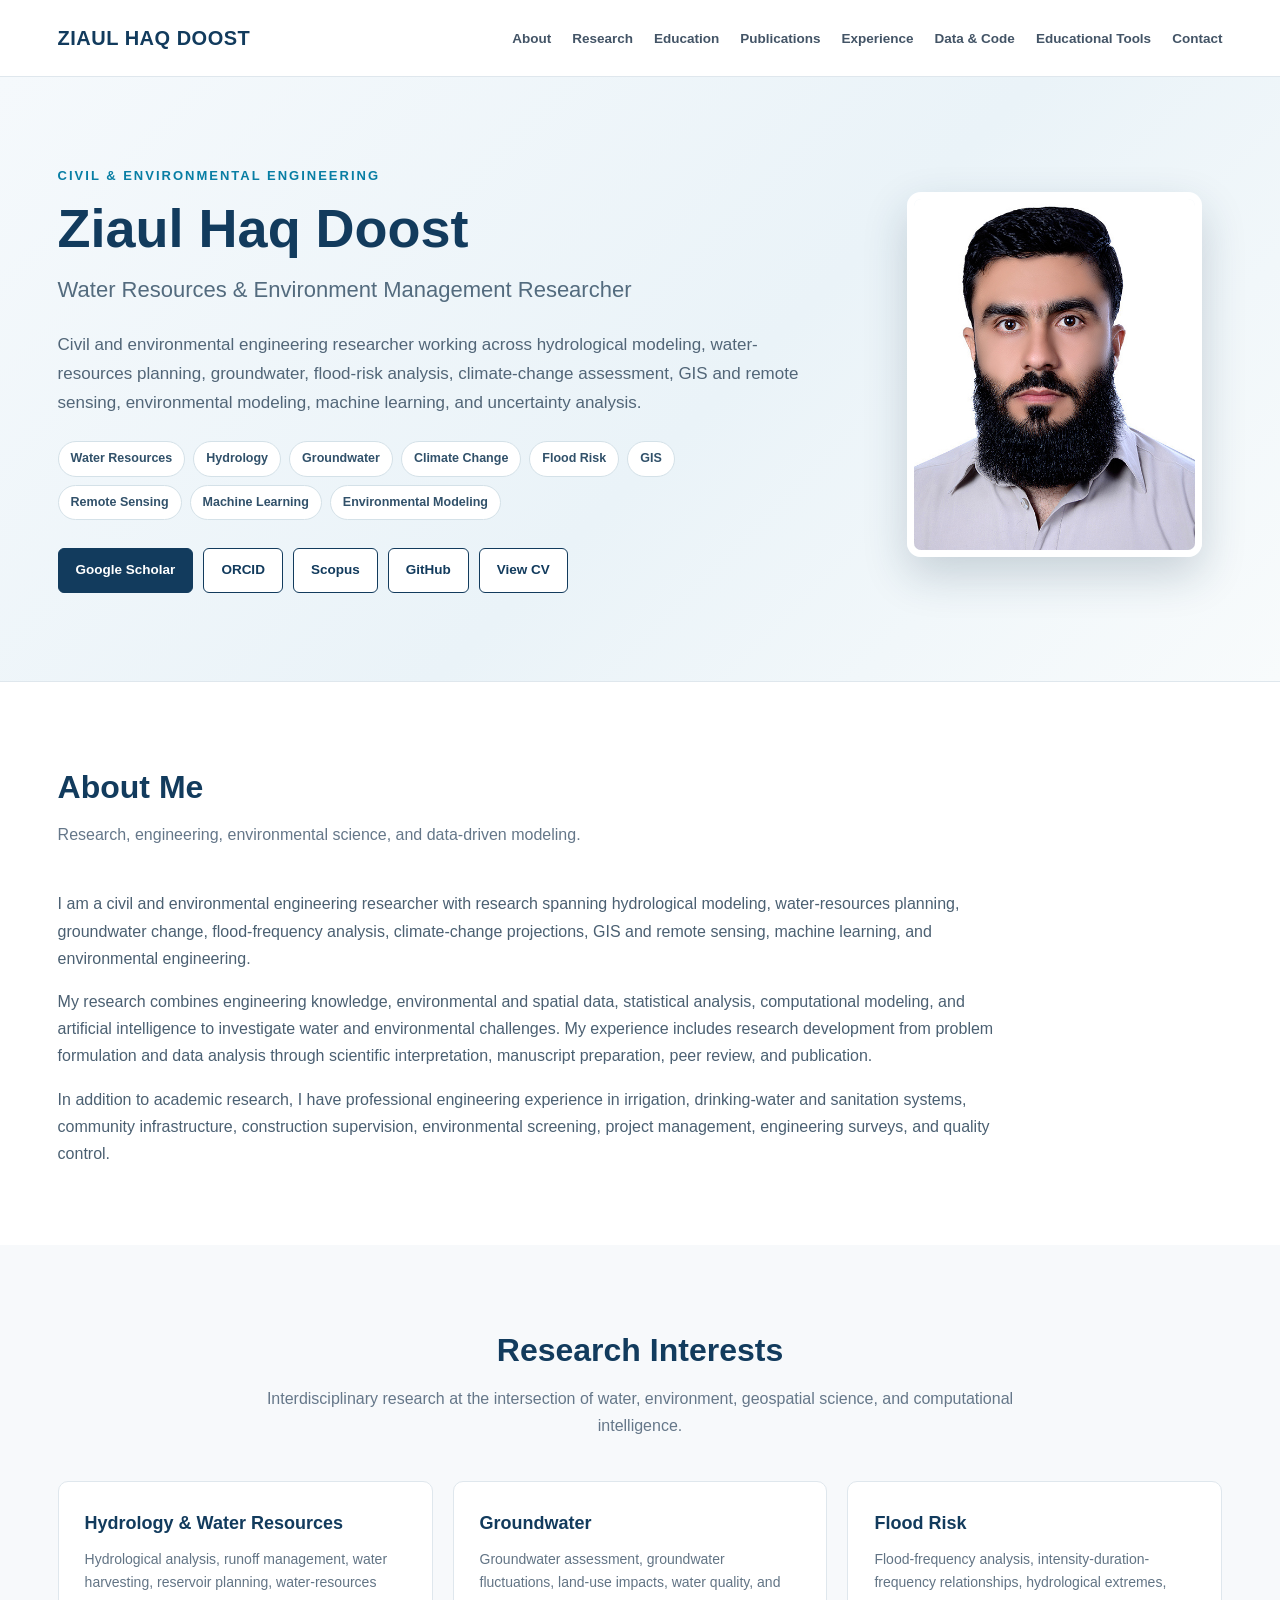
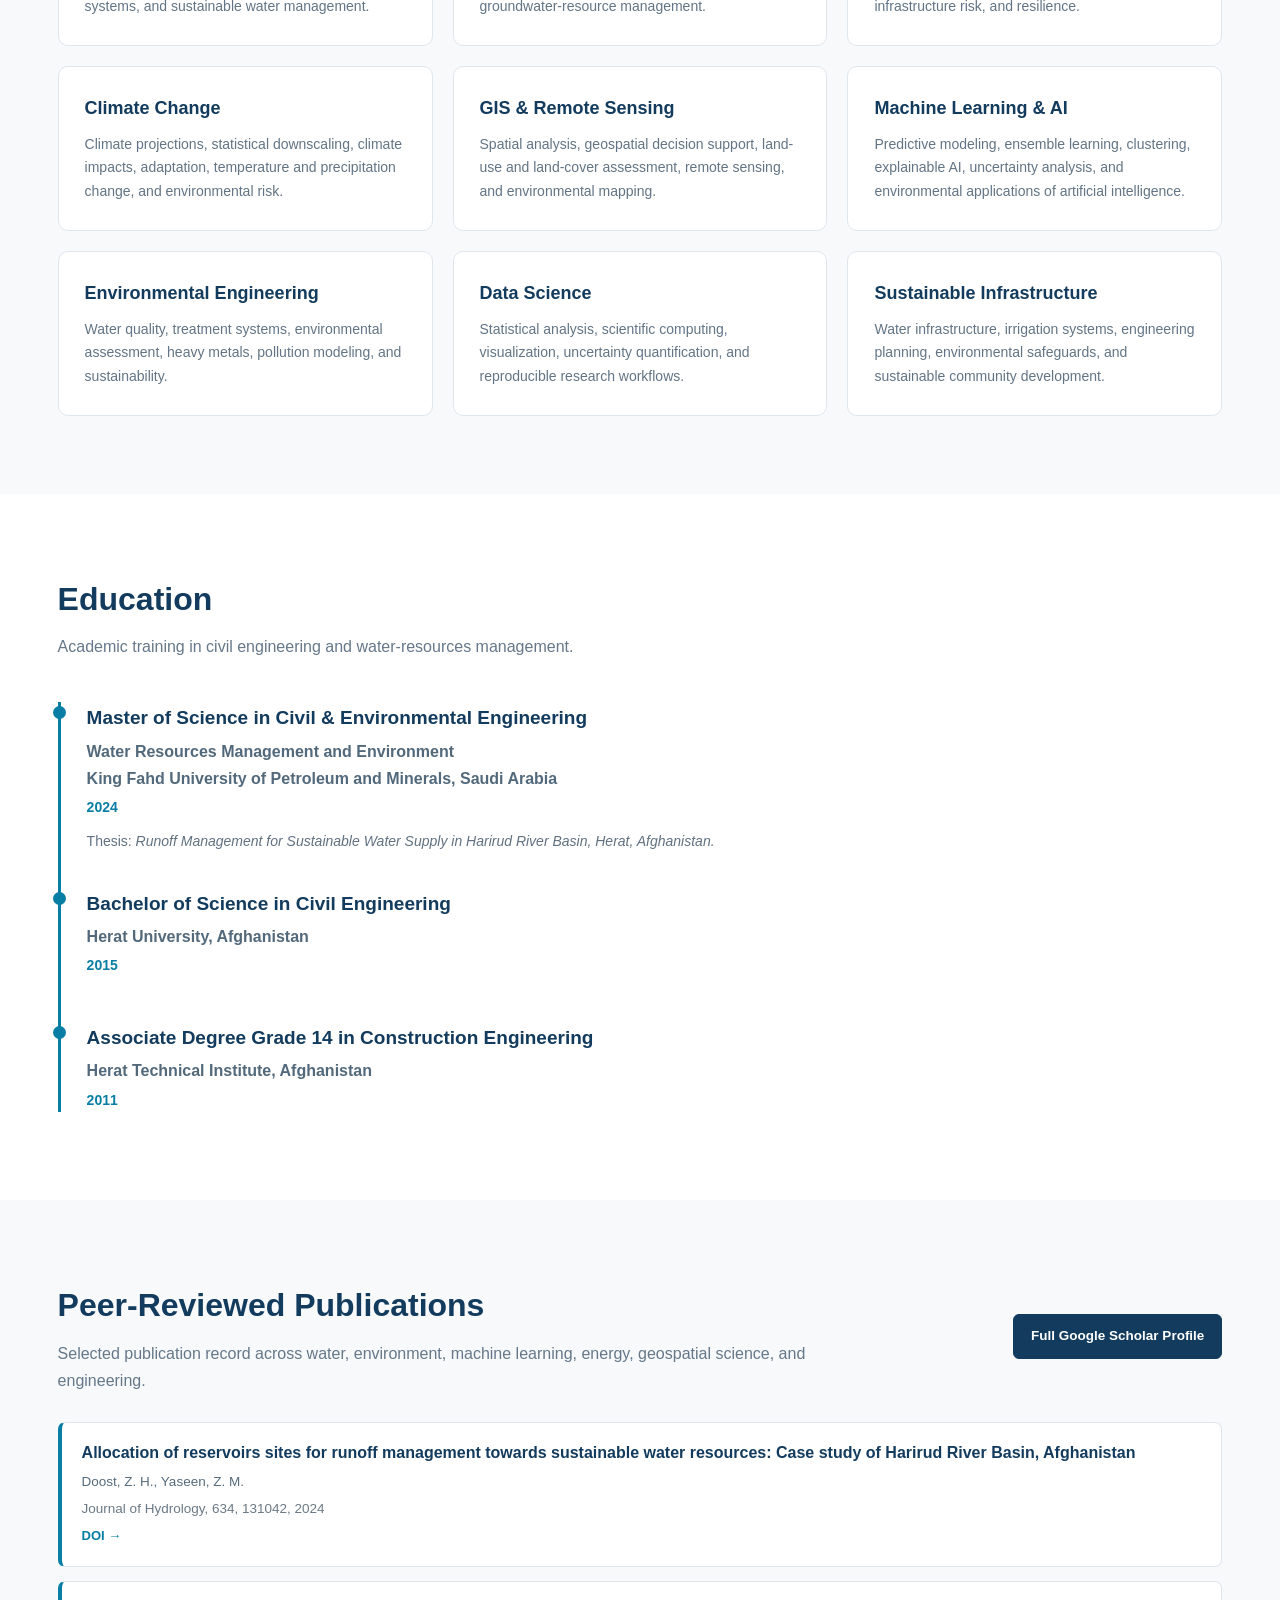
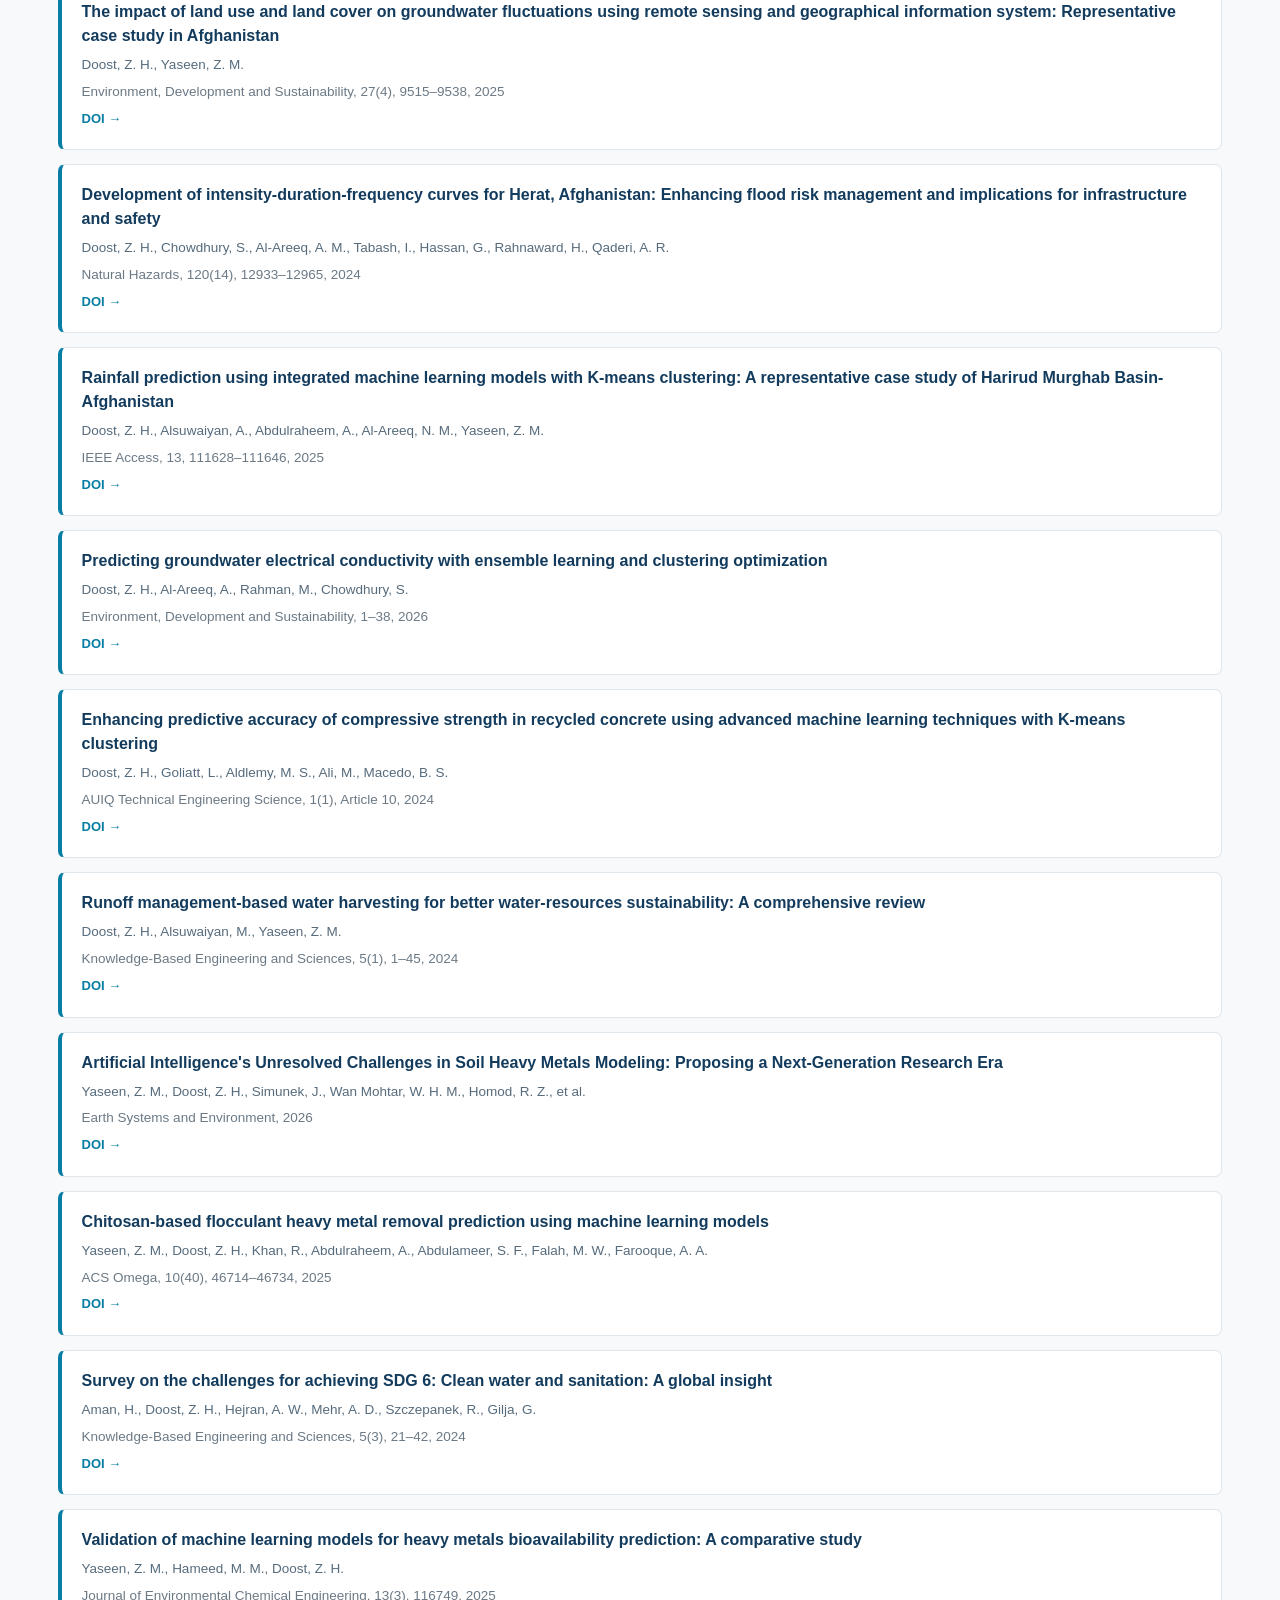
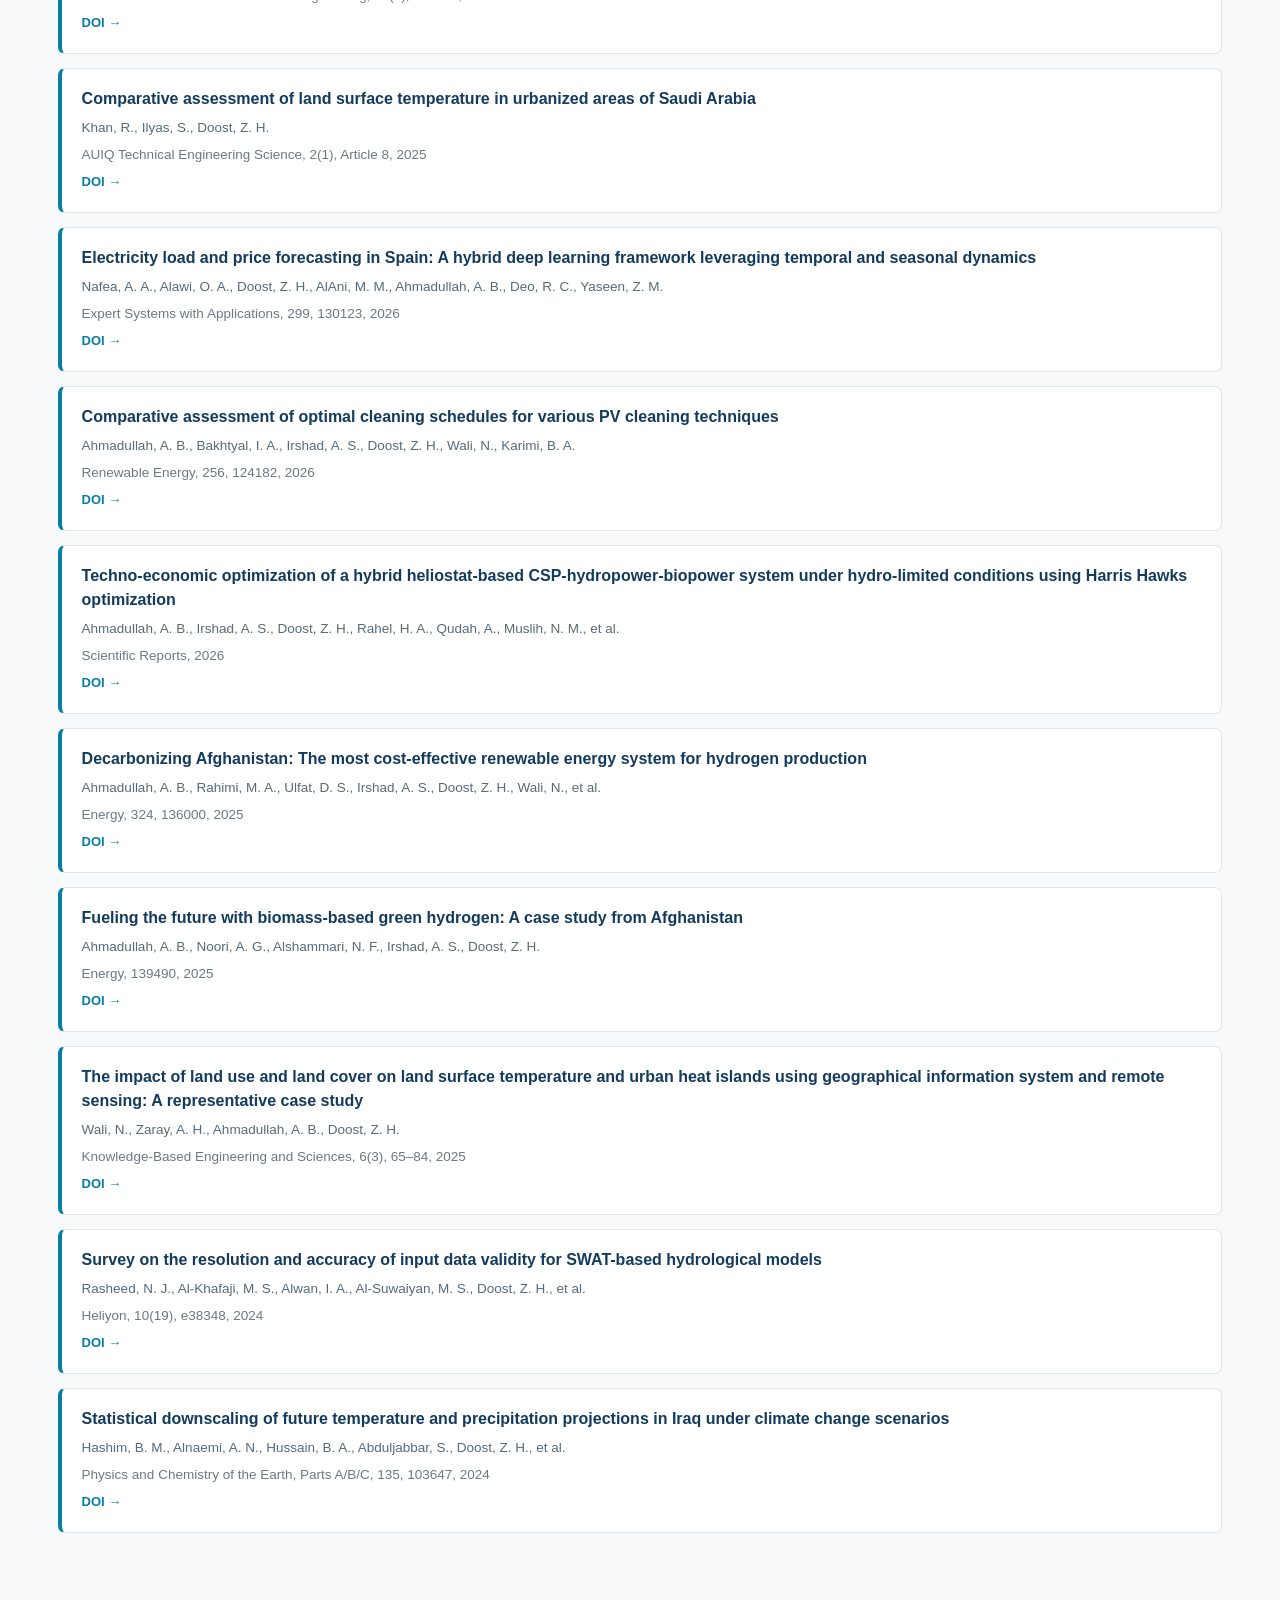
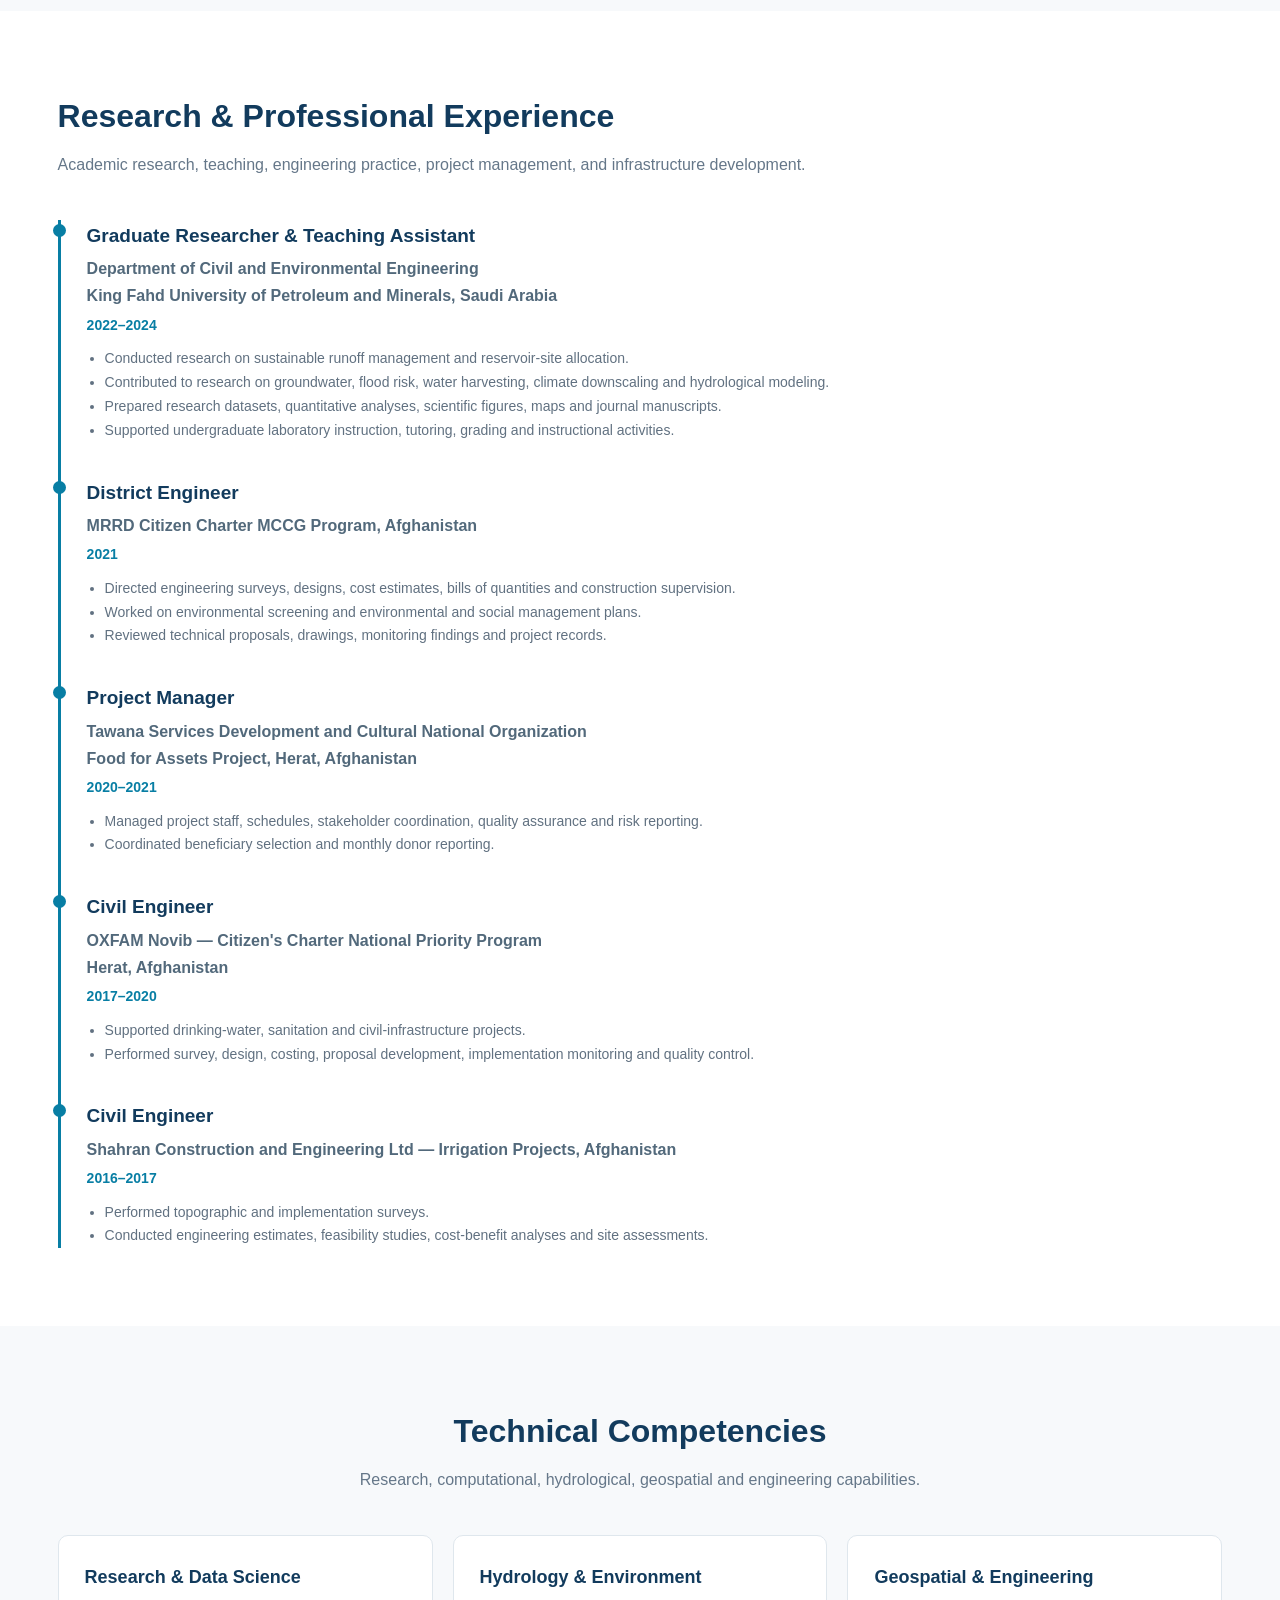
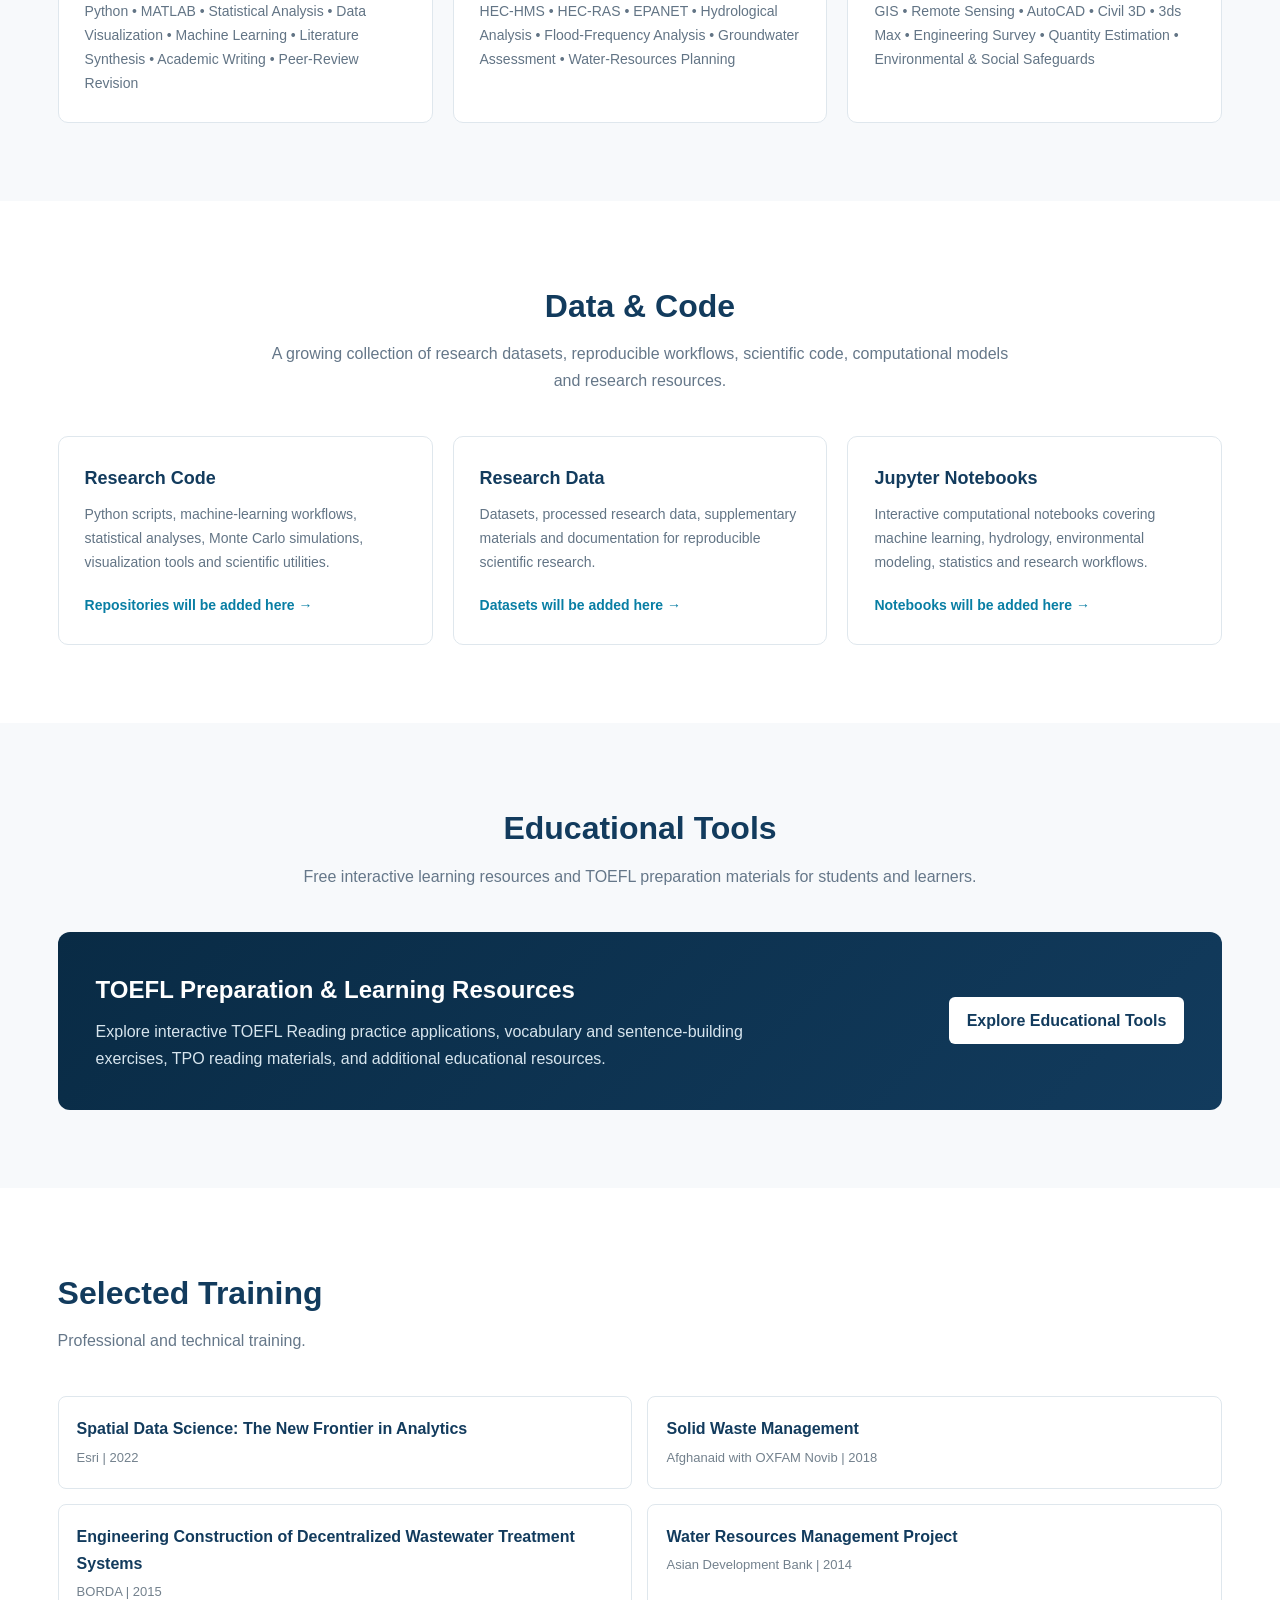
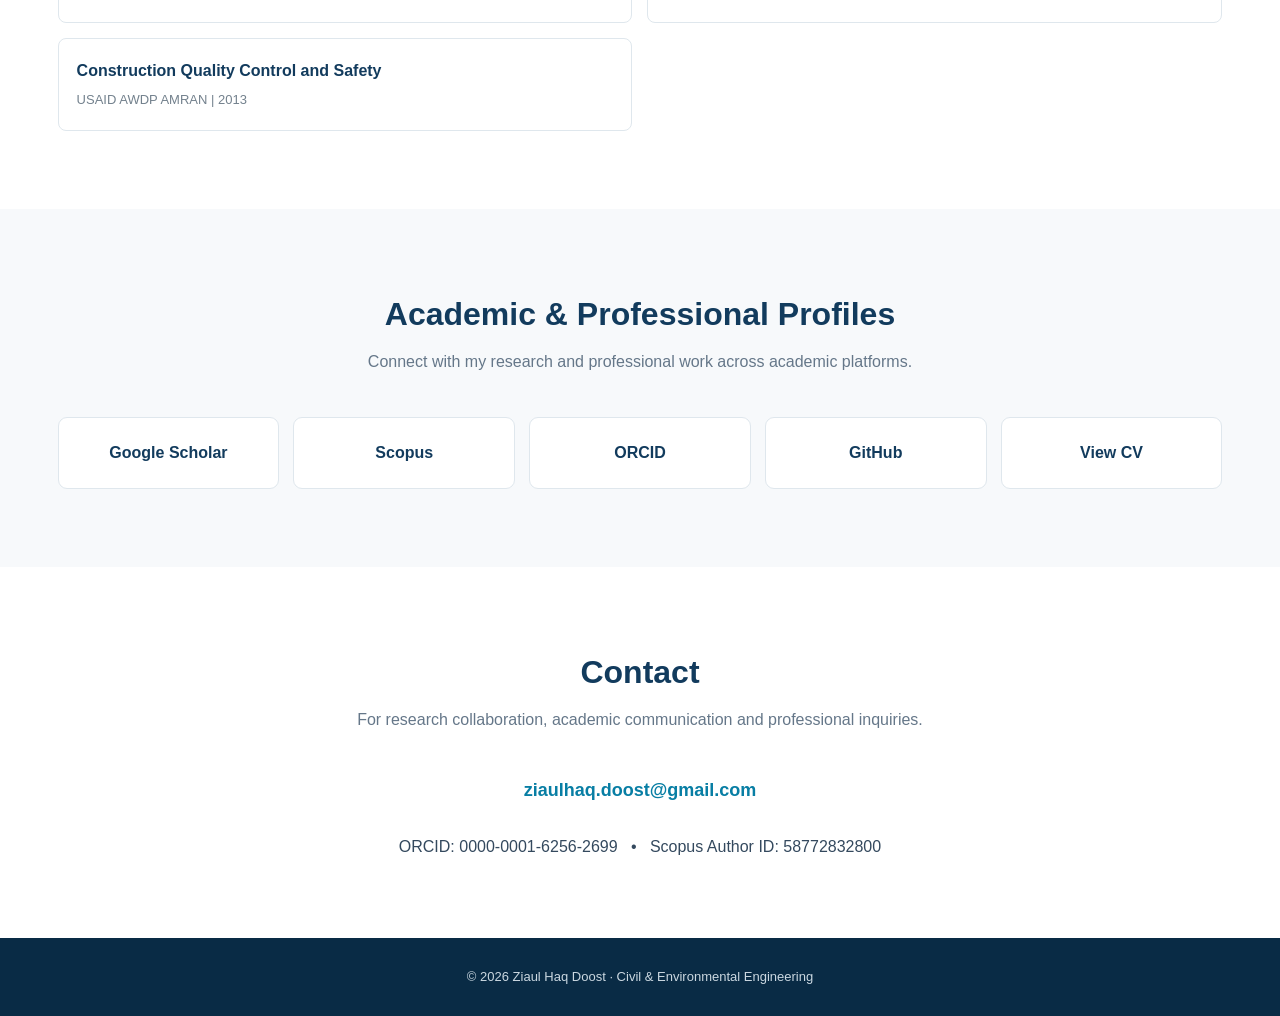
<file: index.html>
<!DOCTYPE html>
<html lang="en">
<head>
<meta charset="UTF-8">
<meta name="viewport" content="width=device-width, initial-scale=1.0">

<title>Ziaul Haq Doost | Civil & Environmental Engineering Researcher</title>

<meta name="description" content="Academic website of Ziaul Haq Doost, Civil and Environmental Engineering researcher working in water resources, hydrology, groundwater, climate change, GIS, remote sensing, environmental modeling and machine learning.">

<meta name="author" content="Ziaul Haq Doost">
<meta name="robots" content="index, follow">

<style>

:root{
    --navy:#123b5d;
    --navy-dark:#092b45;
    --blue:#087ea4;
    --light-blue:#eaf4f8;
    --background:#f7f9fb;
    --text:#34495e;
    --muted:#657789;
    --border:#dfe7ed;
    --white:#ffffff;
}

*{
    margin:0;
    padding:0;
    box-sizing:border-box;
}

html{
    scroll-behavior:smooth;
    scroll-padding-top:90px;
}

body{
    font-family:Arial, Helvetica, sans-serif;
    line-height:1.7;
    color:var(--text);
    background:white;
}

a{
    text-decoration:none;
}

.container{
    width:min(1180px,91%);
    margin:auto;
}

/* ================= NAVIGATION ================= */

header{
    background:rgba(255,255,255,.97);
    border-bottom:1px solid var(--border);
    position:sticky;
    top:0;
    z-index:1000;
}

nav{
    min-height:76px;
    display:flex;
    align-items:center;
    justify-content:space-between;
    gap:25px;
}

.logo{
    color:var(--navy);
    font-size:20px;
    font-weight:800;
    letter-spacing:.5px;
    white-space:nowrap;
}

.nav-links{
    display:flex;
    list-style:none;
    gap:21px;
    align-items:center;
}

.nav-links a{
    color:#435466;
    font-size:13.5px;
    font-weight:700;
}

.nav-links a:hover{
    color:var(--blue);
}

/* ================= HERO ================= */

.hero{
    background:
    linear-gradient(135deg,#f5f9fc 0%,#eaf3f8 55%,#f8fbfc 100%);
    padding:88px 0;
    border-bottom:1px solid var(--border);
}

.hero-grid{
    display:grid;
    grid-template-columns:1.45fr .65fr;
    gap:80px;
    align-items:center;
}

.eyebrow{
    color:var(--blue);
    text-transform:uppercase;
    letter-spacing:2px;
    font-weight:800;
    font-size:13px;
    margin-bottom:12px;
}

.hero h1{
    color:var(--navy);
    font-size:54px;
    line-height:1.08;
    margin-bottom:14px;
}

.hero h2{
    color:#536b7e;
    font-size:22px;
    font-weight:500;
    margin-bottom:22px;
}

.hero-description{
    font-size:17px;
    color:#526678;
    max-width:750px;
    margin-bottom:24px;
}

.tags{
    display:flex;
    flex-wrap:wrap;
    gap:8px;
    margin-bottom:28px;
}

.tag{
    background:white;
    color:#31516a;
    border:1px solid #d4e1e8;
    border-radius:20px;
    padding:6px 12px;
    font-size:12.5px;
    font-weight:600;
}

.buttons{
    display:flex;
    flex-wrap:wrap;
    gap:10px;
}

.btn{
    display:inline-block;
    padding:10px 17px;
    border-radius:6px;
    font-size:13.5px;
    font-weight:700;
    transition:.2s;
}

.btn-primary{
    background:var(--navy);
    color:white;
    border:1px solid var(--navy);
}

.btn-outline{
    color:var(--navy);
    background:white;
    border:1px solid var(--navy);
}

.btn:hover{
    transform:translateY(-2px);
    opacity:.9;
}

.photo-wrap{
    text-align:center;
}

.photo-wrap img{
    width:295px;
    height:365px;
    object-fit:cover;
    object-position:center top;
    border-radius:14px;
    border:7px solid white;
    box-shadow:0 18px 45px rgba(24,55,78,.20);
}

/* ================= SECTIONS ================= */

section{
    padding:78px 0;
}

.alt{
    background:var(--background);
}

.section-heading{
    margin-bottom:42px;
}

.section-heading.center{
    text-align:center;
}

.section-heading h2{
    color:var(--navy);
    font-size:32px;
    margin-bottom:7px;
}

.section-heading p{
    color:var(--muted);
    max-width:760px;
}

.section-heading.center p{
    margin:auto;
}

.about-text{
    max-width:960px;
    font-size:16px;
    color:#4b6072;
}

.about-text p+p{
    margin-top:16px;
}

/* ================= RESEARCH ================= */

.grid-3{
    display:grid;
    grid-template-columns:repeat(3,1fr);
    gap:20px;
}

.card{
    background:white;
    border:1px solid var(--border);
    border-radius:10px;
    padding:26px;
    transition:.25s;
}

.card:hover{
    transform:translateY(-4px);
    box-shadow:0 10px 30px rgba(20,50,75,.08);
}

.card h3{
    color:var(--navy);
    font-size:18px;
    margin-bottom:9px;
}

.card p{
    color:#627485;
    font-size:14px;
}

/* ================= EDUCATION / EXPERIENCE ================= */

.timeline{
    max-width:1000px;
}

.timeline-item{
    border-left:3px solid var(--blue);
    padding:0 0 34px 26px;
    position:relative;
}

.timeline-item:last-child{
    padding-bottom:0;
}

.timeline-item:before{
    content:"";
    position:absolute;
    left:-8px;
    top:4px;
    width:13px;
    height:13px;
    border-radius:50%;
    background:var(--blue);
}

.timeline-item h3{
    color:var(--navy);
    font-size:19px;
}

.timeline-item .place{
    color:#52697b;
    font-weight:700;
    margin-top:3px;
}

.timeline-item .year{
    color:var(--blue);
    font-weight:700;
    font-size:14px;
    margin:4px 0 10px;
}

.timeline-item p,
.timeline-item li{
    color:#617181;
    font-size:14px;
}

.timeline-item ul{
    margin:9px 0 0 18px;
}

/* ================= PUBLICATIONS ================= */

.publication-intro{
    display:flex;
    justify-content:space-between;
    align-items:center;
    gap:20px;
    margin-bottom:28px;
}

.pub-list{
    display:flex;
    flex-direction:column;
    gap:14px;
}

.pub{
    background:white;
    border:1px solid var(--border);
    border-left:4px solid var(--blue);
    border-radius:7px;
    padding:18px 20px;
}

.pub-title{
    color:var(--navy);
    font-weight:700;
    line-height:1.5;
    margin-bottom:6px;
}

.pub-authors{
    color:#566b7c;
    font-size:13.5px;
    margin-bottom:4px;
}

.pub-journal{
    color:#6b7985;
    font-size:13.5px;
}

.pub a{
    color:var(--blue);
    font-size:13px;
    font-weight:700;
}

/* ================= SKILLS ================= */

.skill-category h3{
    margin-bottom:8px;
}

.skill-list{
    color:#607282;
    font-size:14px;
}

/* ================= DATA / TOOLS ================= */

.future-card{
    display:flex;
    flex-direction:column;
    min-height:190px;
}

.future-card .link{
    color:var(--blue);
    font-weight:700;
    font-size:14px;
    margin-top:auto;
    padding-top:20px;
}

.toefl-box{
    background:linear-gradient(135deg,var(--navy-dark),var(--navy));
    border-radius:12px;
    padding:38px;
    color:white;
    display:flex;
    justify-content:space-between;
    align-items:center;
    gap:35px;
}

.toefl-box h3{
    font-size:24px;
    margin-bottom:7px;
}

.toefl-box p{
    color:#d7e5ee;
    max-width:720px;
}

.coming{
    background:white;
    color:var(--navy);
    padding:10px 18px;
    border-radius:6px;
    font-weight:700;
    white-space:nowrap;
}

/* ================= TRAINING ================= */

.training-list{
    display:grid;
    grid-template-columns:repeat(2,1fr);
    gap:15px;
}

.training{
    background:white;
    border:1px solid var(--border);
    padding:18px;
    border-radius:8px;
}

.training strong{
    color:var(--navy);
}

.training span{
    color:#73818d;
    font-size:13px;
}

/* ================= PROFILES ================= */

.profile-grid{
    display:grid;
    grid-template-columns:repeat(5,1fr);
    gap:14px;
}

.profile-link{
    text-align:center;
    padding:21px 10px;
    border:1px solid var(--border);
    border-radius:9px;
    color:var(--navy);
    background:white;
    font-weight:700;
    transition:.2s;
}

.profile-link:hover{
    background:var(--navy);
    color:white;
    transform:translateY(-3px);
}

/* ================= CONTACT ================= */

.contact{
    text-align:center;
}

.contact-email{
    color:var(--blue);
    font-size:18px;
    font-weight:700;
}

/* ================= FOOTER ================= */

footer{
    background:var(--navy-dark);
    color:#cbd8e1;
    padding:28px 15px;
    text-align:center;
    font-size:13px;
}

/* ================= MOBILE ================= */

@media(max-width:950px){

    nav{
        flex-direction:column;
        padding:17px 0;
    }

    .nav-links{
        flex-wrap:wrap;
        justify-content:center;
        gap:12px 17px;
    }

    .hero-grid{
        grid-template-columns:1fr;
        text-align:center;
        gap:40px;
    }

    .photo-wrap{
        order:-1;
    }

    .hero-description{
        margin-left:auto;
        margin-right:auto;
    }

    .tags,
    .buttons{
        justify-content:center;
    }

    .grid-3{
        grid-template-columns:1fr 1fr;
    }

    .profile-grid{
        grid-template-columns:repeat(2,1fr);
    }
}

@media(max-width:620px){

    .hero{
        padding:55px 0;
    }

    .hero h1{
        font-size:39px;
    }

    .hero h2{
        font-size:19px;
    }

    .photo-wrap img{
        width:220px;
        height:275px;
    }

    .grid-3,
    .training-list{
        grid-template-columns:1fr;
    }

    .publication-intro{
        flex-direction:column;
        align-items:flex-start;
    }

    .toefl-box{
        flex-direction:column;
        align-items:flex-start;
    }

    .profile-grid{
        grid-template-columns:1fr;
    }

    section{
        padding:58px 0;
    }
}

</style>

<!-- Structured data for search engines -->
<script type="application/ld+json">
{
  "@context":"https://schema.org",
  "@type":"Person",
  "name":"Ziaul Haq Doost",
  "jobTitle":"Civil and Environmental Engineering Researcher",
  "url":"https://ziaulhaq2282.github.io/",
  "image":"https://ziaulhaq2282.github.io/143889.jpg",
  "sameAs":[
    "https://scholar.google.com/citations?user=g5st3KEAAAAJ&hl=en",
    "https://orcid.org/0000-0001-6256-2699",
    "https://www.scopus.com/authid/detail.uri?authorId=58772832800",
    "https://github.com/ziaulhaq2282"
  ]
}
</script>

</head>

<body>

<header>
<div class="container">
<nav>

<a class="logo" href="#home">ZIAUL HAQ DOOST</a>

<ul class="nav-links">
<li><a href="#about">About</a></li>
<li><a href="#research">Research</a></li>
<li><a href="#education">Education</a></li>
<li><a href="#publications">Publications</a></li>
<li><a href="#experience">Experience</a></li>
<li><a href="#code">Data & Code</a></li>
<li><a href="pages/educational-tools.html">Educational Tools</a></li>
<li><a href="#contact">Contact</a></li>
</ul>

</nav>
</div>
</header>


<main>

<!-- ================= HOME ================= -->

<section class="hero" id="home">

<div class="container hero-grid">

<div>

<div class="eyebrow">
Civil & Environmental Engineering
</div>

<h1>Ziaul Haq Doost</h1>

<h2>Water Resources & Environment Management Researcher</h2>

<p class="hero-description">
Civil and environmental engineering researcher working across
hydrological modeling, water-resources planning, groundwater,
flood-risk analysis, climate-change assessment, GIS and remote
sensing, environmental modeling, machine learning, and uncertainty analysis.
</p>

<div class="tags">
<span class="tag">Water Resources</span>
<span class="tag">Hydrology</span>
<span class="tag">Groundwater</span>
<span class="tag">Climate Change</span>
<span class="tag">Flood Risk</span>
<span class="tag">GIS</span>
<span class="tag">Remote Sensing</span>
<span class="tag">Machine Learning</span>
<span class="tag">Environmental Modeling</span>
</div>

<div class="buttons">

<a class="btn btn-primary"
href="https://scholar.google.com/citations?user=g5st3KEAAAAJ&hl=en"
target="_blank" rel="noopener">
Google Scholar
</a>

<a class="btn btn-outline"
href="https://orcid.org/0000-0001-6256-2699"
target="_blank" rel="noopener">
ORCID
</a>

<a class="btn btn-outline"
href="https://www.scopus.com/authid/detail.uri?authorId=58772832800"
target="_blank" rel="noopener">
Scopus
</a>

<a class="btn btn-outline"
href="https://github.com/ziaulhaq2282"
target="_blank" rel="noopener">
GitHub
</a>

<a class="btn btn-outline"
href="Ziaul%20Haq%20Doost%20(CV).pdf"
target="_blank">
View CV
</a>

</div>

</div>

<div class="photo-wrap">
<img src="143889.jpg"
alt="Ziaul Haq Doost, Civil and Environmental Engineering Researcher">
</div>

</div>

</section>


<!-- ================= ABOUT ================= -->

<section id="about">

<div class="container">

<div class="section-heading">
<h2>About Me</h2>
<p>Research, engineering, environmental science, and data-driven modeling.</p>
</div>

<div class="about-text">

<p>
I am a civil and environmental engineering researcher with research
spanning hydrological modeling, water-resources planning, groundwater
change, flood-frequency analysis, climate-change projections, GIS and
remote sensing, machine learning, and environmental engineering.
</p>

<p>
My research combines engineering knowledge, environmental and spatial
data, statistical analysis, computational modeling, and artificial
intelligence to investigate water and environmental challenges. My
experience includes research development from problem formulation and
data analysis through scientific interpretation, manuscript preparation,
peer review, and publication.
</p>

<p>
In addition to academic research, I have professional engineering
experience in irrigation, drinking-water and sanitation systems,
community infrastructure, construction supervision, environmental
screening, project management, engineering surveys, and quality control.
</p>

</div>

</div>
</section>


<!-- ================= RESEARCH ================= -->

<section id="research" class="alt">

<div class="container">

<div class="section-heading center">
<h2>Research Interests</h2>
<p>
Interdisciplinary research at the intersection of water,
environment, geospatial science, and computational intelligence.
</p>
</div>

<div class="grid-3">

<div class="card">
<h3>Hydrology & Water Resources</h3>
<p>
Hydrological analysis, runoff management, water harvesting,
reservoir planning, water-resources systems, and sustainable water management.
</p>
</div>

<div class="card">
<h3>Groundwater</h3>
<p>
Groundwater assessment, groundwater fluctuations, land-use impacts,
water quality, and groundwater-resource management.
</p>
</div>

<div class="card">
<h3>Flood Risk</h3>
<p>
Flood-frequency analysis, intensity-duration-frequency relationships,
hydrological extremes, infrastructure risk, and resilience.
</p>
</div>

<div class="card">
<h3>Climate Change</h3>
<p>
Climate projections, statistical downscaling, climate impacts,
adaptation, temperature and precipitation change, and environmental risk.
</p>
</div>

<div class="card">
<h3>GIS & Remote Sensing</h3>
<p>
Spatial analysis, geospatial decision support, land-use and
land-cover assessment, remote sensing, and environmental mapping.
</p>
</div>

<div class="card">
<h3>Machine Learning & AI</h3>
<p>
Predictive modeling, ensemble learning, clustering, explainable AI,
uncertainty analysis, and environmental applications of artificial intelligence.
</p>
</div>

<div class="card">
<h3>Environmental Engineering</h3>
<p>
Water quality, treatment systems, environmental assessment,
heavy metals, pollution modeling, and sustainability.
</p>
</div>

<div class="card">
<h3>Data Science</h3>
<p>
Statistical analysis, scientific computing, visualization,
uncertainty quantification, and reproducible research workflows.
</p>
</div>

<div class="card">
<h3>Sustainable Infrastructure</h3>
<p>
Water infrastructure, irrigation systems, engineering planning,
environmental safeguards, and sustainable community development.
</p>
</div>

</div>
</div>
</section>


<!-- ================= EDUCATION ================= -->

<section id="education">

<div class="container">

<div class="section-heading">
<h2>Education</h2>
<p>Academic training in civil engineering and water-resources management.</p>
</div>

<div class="timeline">

<div class="timeline-item">
<h3>Master of Science in Civil & Environmental Engineering</h3>
<div class="place">
Water Resources Management and Environment<br>
King Fahd University of Petroleum and Minerals, Saudi Arabia
</div>
<div class="year">2024</div>
<p>
Thesis: <em>Runoff Management for Sustainable Water Supply in
Harirud River Basin, Herat, Afghanistan.</em>
</p>
</div>

<div class="timeline-item">
<h3>Bachelor of Science in Civil Engineering</h3>
<div class="place">Herat University, Afghanistan</div>
<div class="year">2015</div>
</div>

<div class="timeline-item">
<h3>Associate Degree Grade 14 in Construction Engineering</h3>
<div class="place">Herat Technical Institute, Afghanistan</div>
<div class="year">2011</div>
</div>

</div>
</div>
</section>


<!-- ================= PUBLICATIONS ================= -->

<section id="publications" class="alt">

<div class="container">

<div class="publication-intro">

<div class="section-heading" style="margin-bottom:0;">
<h2>Peer-Reviewed Publications</h2>
<p>
Selected publication record across water, environment,
machine learning, energy, geospatial science, and engineering.
</p>
</div>

<a class="btn btn-primary"
href="https://scholar.google.com/citations?user=g5st3KEAAAAJ&hl=en"
target="_blank" rel="noopener">
Full Google Scholar Profile
</a>

</div>

<div class="pub-list">

<div class="pub">
<div class="pub-title">
Allocation of reservoirs sites for runoff management towards sustainable water resources: Case study of Harirud River Basin, Afghanistan
</div>
<div class="pub-authors">Doost, Z. H., Yaseen, Z. M.</div>
<div class="pub-journal">Journal of Hydrology, 634, 131042, 2024</div>
<a href="https://doi.org/10.1016/j.jhydrol.2024.131042" target="_blank">DOI →</a>
</div>

<div class="pub">
<div class="pub-title">
The impact of land use and land cover on groundwater fluctuations using remote sensing and geographical information system: Representative case study in Afghanistan
</div>
<div class="pub-authors">Doost, Z. H., Yaseen, Z. M.</div>
<div class="pub-journal">Environment, Development and Sustainability, 27(4), 9515–9538, 2025</div>
<a href="https://doi.org/10.1007/s10668-023-04253-2" target="_blank">DOI →</a>
</div>

<div class="pub">
<div class="pub-title">
Development of intensity-duration-frequency curves for Herat, Afghanistan: Enhancing flood risk management and implications for infrastructure and safety
</div>
<div class="pub-authors">
Doost, Z. H., Chowdhury, S., Al-Areeq, A. M., Tabash, I., Hassan, G., Rahnaward, H., Qaderi, A. R.
</div>
<div class="pub-journal">Natural Hazards, 120(14), 12933–12965, 2024</div>
<a href="https://doi.org/10.1007/s11069-024-06730-x" target="_blank">DOI →</a>
</div>

<div class="pub">
<div class="pub-title">
Rainfall prediction using integrated machine learning models with K-means clustering: A representative case study of Harirud Murghab Basin-Afghanistan
</div>
<div class="pub-authors">
Doost, Z. H., Alsuwaiyan, A., Abdulraheem, A., Al-Areeq, N. M., Yaseen, Z. M.
</div>
<div class="pub-journal">IEEE Access, 13, 111628–111646, 2025</div>
<a href="https://doi.org/10.1109/ACCESS.2025.3581921" target="_blank">DOI →</a>
</div>

<div class="pub">
<div class="pub-title">
Predicting groundwater electrical conductivity with ensemble learning and clustering optimization
</div>
<div class="pub-authors">
Doost, Z. H., Al-Areeq, A., Rahman, M., Chowdhury, S.
</div>
<div class="pub-journal">Environment, Development and Sustainability, 1–38, 2026</div>
<a href="https://doi.org/10.1007/s10668-026-07532-w" target="_blank">DOI →</a>
</div>

<div class="pub">
<div class="pub-title">
Enhancing predictive accuracy of compressive strength in recycled concrete using advanced machine learning techniques with K-means clustering
</div>
<div class="pub-authors">
Doost, Z. H., Goliatt, L., Aldlemy, M. S., Ali, M., Macedo, B. S.
</div>
<div class="pub-journal">AUIQ Technical Engineering Science, 1(1), Article 10, 2024</div>
<a href="https://doi.org/10.70645/3078-3437.1009" target="_blank">DOI →</a>
</div>

<div class="pub">
<div class="pub-title">
Runoff management-based water harvesting for better water-resources sustainability: A comprehensive review
</div>
<div class="pub-authors">Doost, Z. H., Alsuwaiyan, M., Yaseen, Z. M.</div>
<div class="pub-journal">Knowledge-Based Engineering and Sciences, 5(1), 1–45, 2024</div>
<a href="https://doi.org/10.51526/kbes.2024.5.1.1-45" target="_blank">DOI →</a>
</div>

<div class="pub">
<div class="pub-title">
Artificial Intelligence's Unresolved Challenges in Soil Heavy Metals Modeling: Proposing a Next-Generation Research Era
</div>
<div class="pub-authors">
Yaseen, Z. M., Doost, Z. H., Simunek, J., Wan Mohtar, W. H. M., Homod, R. Z., et al.
</div>
<div class="pub-journal">Earth Systems and Environment, 2026</div>
<a href="https://doi.org/10.1007/s41748-026-01278-1" target="_blank">DOI →</a>
</div>

<div class="pub">
<div class="pub-title">
Chitosan-based flocculant heavy metal removal prediction using machine learning models
</div>
<div class="pub-authors">
Yaseen, Z. M., Doost, Z. H., Khan, R., Abdulraheem, A., Abdulameer, S. F., Falah, M. W., Farooque, A. A.
</div>
<div class="pub-journal">ACS Omega, 10(40), 46714–46734, 2025</div>
<a href="https://doi.org/10.1021/acsomega.5c04000" target="_blank">DOI →</a>
</div>

<div class="pub">
<div class="pub-title">
Survey on the challenges for achieving SDG 6: Clean water and sanitation: A global insight
</div>
<div class="pub-authors">
Aman, H., Doost, Z. H., Hejran, A. W., Mehr, A. D., Szczepanek, R., Gilja, G.
</div>
<div class="pub-journal">Knowledge-Based Engineering and Sciences, 5(3), 21–42, 2024</div>
<a href="https://doi.org/10.51526/kbes.2024.5.3.21-42" target="_blank">DOI →</a>
</div>

<div class="pub">
<div class="pub-title">
Validation of machine learning models for heavy metals bioavailability prediction: A comparative study
</div>
<div class="pub-authors">Yaseen, Z. M., Hameed, M. M., Doost, Z. H.</div>
<div class="pub-journal">Journal of Environmental Chemical Engineering, 13(3), 116749, 2025</div>
<a href="https://doi.org/10.1016/j.jece.2025.116749" target="_blank">DOI →</a>
</div>

<div class="pub">
<div class="pub-title">
Comparative assessment of land surface temperature in urbanized areas of Saudi Arabia
</div>
<div class="pub-authors">Khan, R., Ilyas, S., Doost, Z. H.</div>
<div class="pub-journal">AUIQ Technical Engineering Science, 2(1), Article 8, 2025</div>
<a href="https://doi.org/10.70645/3078-3437.1027" target="_blank">DOI →</a>
</div>

<div class="pub">
<div class="pub-title">
Electricity load and price forecasting in Spain: A hybrid deep learning framework leveraging temporal and seasonal dynamics
</div>
<div class="pub-authors">
Nafea, A. A., Alawi, O. A., Doost, Z. H., AlAni, M. M., Ahmadullah, A. B., Deo, R. C., Yaseen, Z. M.
</div>
<div class="pub-journal">Expert Systems with Applications, 299, 130123, 2026</div>
<a href="https://doi.org/10.1016/j.eswa.2025.130123" target="_blank">DOI →</a>
</div>

<div class="pub">
<div class="pub-title">
Comparative assessment of optimal cleaning schedules for various PV cleaning techniques
</div>
<div class="pub-authors">
Ahmadullah, A. B., Bakhtyal, I. A., Irshad, A. S., Doost, Z. H., Wali, N., Karimi, B. A.
</div>
<div class="pub-journal">Renewable Energy, 256, 124182, 2026</div>
<a href="https://doi.org/10.1016/j.renene.2025.124182" target="_blank">DOI →</a>
</div>

<div class="pub">
<div class="pub-title">
Techno-economic optimization of a hybrid heliostat-based CSP-hydropower-biopower system under hydro-limited conditions using Harris Hawks optimization
</div>
<div class="pub-authors">
Ahmadullah, A. B., Irshad, A. S., Doost, Z. H., Rahel, H. A., Qudah, A., Muslih, N. M., et al.
</div>
<div class="pub-journal">Scientific Reports, 2026</div>
<a href="https://doi.org/10.1038/s41598-026-60104-w" target="_blank">DOI →</a>
</div>

<div class="pub">
<div class="pub-title">
Decarbonizing Afghanistan: The most cost-effective renewable energy system for hydrogen production
</div>
<div class="pub-authors">
Ahmadullah, A. B., Rahimi, M. A., Ulfat, D. S., Irshad, A. S., Doost, Z. H., Wali, N., et al.
</div>
<div class="pub-journal">Energy, 324, 136000, 2025</div>
<a href="https://doi.org/10.1016/j.energy.2025.136000" target="_blank">DOI →</a>
</div>

<div class="pub">
<div class="pub-title">
Fueling the future with biomass-based green hydrogen: A case study from Afghanistan
</div>
<div class="pub-authors">
Ahmadullah, A. B., Noori, A. G., Alshammari, N. F., Irshad, A. S., Doost, Z. H.
</div>
<div class="pub-journal">Energy, 139490, 2025</div>
<a href="https://doi.org/10.1016/j.energy.2025.139490" target="_blank">DOI →</a>
</div>

<div class="pub">
<div class="pub-title">
The impact of land use and land cover on land surface temperature and urban heat islands using geographical information system and remote sensing: A representative case study
</div>
<div class="pub-authors">
Wali, N., Zaray, A. H., Ahmadullah, A. B., Doost, Z. H.
</div>
<div class="pub-journal">Knowledge-Based Engineering and Sciences, 6(3), 65–84, 2025</div>
<a href="https://doi.org/10.51526/kbes.2025.6.3.65-84" target="_blank">DOI →</a>
</div>

<div class="pub">
<div class="pub-title">
Survey on the resolution and accuracy of input data validity for SWAT-based hydrological models
</div>
<div class="pub-authors">
Rasheed, N. J., Al-Khafaji, M. S., Alwan, I. A., Al-Suwaiyan, M. S., Doost, Z. H., et al.
</div>
<div class="pub-journal">Heliyon, 10(19), e38348, 2024</div>
<a href="https://doi.org/10.1016/j.heliyon.2024.e38348" target="_blank">DOI →</a>
</div>

<div class="pub">
<div class="pub-title">
Statistical downscaling of future temperature and precipitation projections in Iraq under climate change scenarios
</div>
<div class="pub-authors">
Hashim, B. M., Alnaemi, A. N., Hussain, B. A., Abduljabbar, S., Doost, Z. H., et al.
</div>
<div class="pub-journal">Physics and Chemistry of the Earth, Parts A/B/C, 135, 103647, 2024</div>
<a href="https://doi.org/10.1016/j.pce.2024.103647" target="_blank">DOI →</a>
</div>

</div>

</div>
</section>


<!-- ================= EXPERIENCE ================= -->

<section id="experience">

<div class="container">

<div class="section-heading">
<h2>Research & Professional Experience</h2>
<p>
Academic research, teaching, engineering practice, project management,
and infrastructure development.
</p>
</div>

<div class="timeline">

<div class="timeline-item">
<h3>Graduate Researcher & Teaching Assistant</h3>
<div class="place">
Department of Civil and Environmental Engineering<br>
King Fahd University of Petroleum and Minerals, Saudi Arabia
</div>
<div class="year">2022–2024</div>
<ul>
<li>Conducted research on sustainable runoff management and reservoir-site allocation.</li>
<li>Contributed to research on groundwater, flood risk, water harvesting, climate downscaling and hydrological modeling.</li>
<li>Prepared research datasets, quantitative analyses, scientific figures, maps and journal manuscripts.</li>
<li>Supported undergraduate laboratory instruction, tutoring, grading and instructional activities.</li>
</ul>
</div>

<div class="timeline-item">
<h3>District Engineer</h3>
<div class="place">MRRD Citizen Charter MCCG Program, Afghanistan</div>
<div class="year">2021</div>
<ul>
<li>Directed engineering surveys, designs, cost estimates, bills of quantities and construction supervision.</li>
<li>Worked on environmental screening and environmental and social management plans.</li>
<li>Reviewed technical proposals, drawings, monitoring findings and project records.</li>
</ul>
</div>

<div class="timeline-item">
<h3>Project Manager</h3>
<div class="place">
Tawana Services Development and Cultural National Organization<br>
Food for Assets Project, Herat, Afghanistan
</div>
<div class="year">2020–2021</div>
<ul>
<li>Managed project staff, schedules, stakeholder coordination, quality assurance and risk reporting.</li>
<li>Coordinated beneficiary selection and monthly donor reporting.</li>
</ul>
</div>

<div class="timeline-item">
<h3>Civil Engineer</h3>
<div class="place">
OXFAM Novib — Citizen's Charter National Priority Program<br>
Herat, Afghanistan
</div>
<div class="year">2017–2020</div>
<ul>
<li>Supported drinking-water, sanitation and civil-infrastructure projects.</li>
<li>Performed survey, design, costing, proposal development, implementation monitoring and quality control.</li>
</ul>
</div>

<div class="timeline-item">
<h3>Civil Engineer</h3>
<div class="place">
Shahran Construction and Engineering Ltd — Irrigation Projects, Afghanistan
</div>
<div class="year">2016–2017</div>
<ul>
<li>Performed topographic and implementation surveys.</li>
<li>Conducted engineering estimates, feasibility studies, cost-benefit analyses and site assessments.</li>
</ul>
</div>

</div>
</div>
</section>


<!-- ================= SKILLS ================= -->

<section id="skills" class="alt">

<div class="container">

<div class="section-heading center">
<h2>Technical Competencies</h2>
<p>Research, computational, hydrological, geospatial and engineering capabilities.</p>
</div>

<div class="grid-3">

<div class="card skill-category">
<h3>Research & Data Science</h3>
<p class="skill-list">
Python • MATLAB • Statistical Analysis • Data Visualization •
Machine Learning • Literature Synthesis • Academic Writing •
Peer-Review Revision
</p>
</div>

<div class="card skill-category">
<h3>Hydrology & Environment</h3>
<p class="skill-list">
HEC-HMS • HEC-RAS • EPANET • Hydrological Analysis •
Flood-Frequency Analysis • Groundwater Assessment •
Water-Resources Planning
</p>
</div>

<div class="card skill-category">
<h3>Geospatial & Engineering</h3>
<p class="skill-list">
GIS • Remote Sensing • AutoCAD • Civil 3D • 3ds Max •
Engineering Survey • Quantity Estimation •
Environmental & Social Safeguards
</p>
</div>

</div>

</div>
</section>


<!-- ================= DATA AND CODE ================= -->

<section id="code">

<div class="container">

<div class="section-heading center">
<h2>Data & Code</h2>
<p>
A growing collection of research datasets, reproducible workflows,
scientific code, computational models and research resources.
</p>
</div>

<div class="grid-3">

<div class="card future-card">
<h3>Research Code</h3>
<p>
Python scripts, machine-learning workflows, statistical analyses,
Monte Carlo simulations, visualization tools and scientific utilities.
</p>
<div class="link">Repositories will be added here →</div>
</div>

<div class="card future-card">
<h3>Research Data</h3>
<p>
Datasets, processed research data, supplementary materials and
documentation for reproducible scientific research.
</p>
<div class="link">Datasets will be added here →</div>
</div>

<div class="card future-card">
<h3>Jupyter Notebooks</h3>
<p>
Interactive computational notebooks covering machine learning,
hydrology, environmental modeling, statistics and research workflows.
</p>
<div class="link">Notebooks will be added here →</div>
</div>

</div>

</div>
</section>


<!-- ================= EDUCATIONAL TOOLS ================= -->

<section id="tools" class="alt">

    <div class="container">

        <div class="section-heading center">

            <h2>Educational Tools</h2>

            <p>
                Free interactive learning resources and TOEFL preparation
                materials for students and learners.
            </p>

        </div>

        <div class="toefl-box">

            <div>

                <h3>TOEFL Preparation &amp; Learning Resources</h3>

                <p>
                    Explore interactive TOEFL Reading practice applications,
                    vocabulary and sentence-building exercises, TPO reading
                    materials, and additional educational resources.
                </p>

            </div>

            <a class="coming"
               href="pages/educational-tools.html">
                Explore Educational Tools
            </a>

        </div>

    </div>

</section>


<!-- ================= TRAINING ================= -->

<section id="training">

<div class="container">

<div class="section-heading">
<h2>Selected Training</h2>
<p>Professional and technical training.</p>
</div>

<div class="training-list">

<div class="training">
<strong>Spatial Data Science: The New Frontier in Analytics</strong><br>
<span>Esri | 2022</span>
</div>

<div class="training">
<strong>Solid Waste Management</strong><br>
<span>Afghanaid with OXFAM Novib | 2018</span>
</div>

<div class="training">
<strong>Engineering Construction of Decentralized Wastewater Treatment Systems</strong><br>
<span>BORDA | 2015</span>
</div>

<div class="training">
<strong>Water Resources Management Project</strong><br>
<span>Asian Development Bank | 2014</span>
</div>

<div class="training">
<strong>Construction Quality Control and Safety</strong><br>
<span>USAID AWDP AMRAN | 2013</span>
</div>

</div>

</div>
</section>


<!-- ================= ACADEMIC PROFILES ================= -->

<section class="alt">

<div class="container">

<div class="section-heading center">
<h2>Academic & Professional Profiles</h2>
<p>
Connect with my research and professional work across academic platforms.
</p>
</div>

<div class="profile-grid">

<a class="profile-link"
href="https://scholar.google.com/citations?user=g5st3KEAAAAJ&hl=en"
target="_blank" rel="noopener">
Google Scholar
</a>

<a class="profile-link"
href="https://www.scopus.com/authid/detail.uri?authorId=58772832800"
target="_blank" rel="noopener">
Scopus
</a>

<a class="profile-link"
href="https://orcid.org/0000-0001-6256-2699"
target="_blank" rel="noopener">
ORCID
</a>

<a class="profile-link"
href="https://github.com/ziaulhaq2282"
target="_blank" rel="noopener">
GitHub
</a>

<a class="profile-link"
href="Ziaul%20Haq%20Doost%20(CV).pdf"
target="_blank">
View CV
</a>

</div>

</div>
</section>


<!-- ================= CONTACT ================= -->

<section id="contact">

<div class="container contact">

<div class="section-heading center">
<h2>Contact</h2>
<p>
For research collaboration, academic communication and professional inquiries.
</p>
</div>

<p>
<a class="contact-email"
href="mailto:ziaulhaq.doost@gmail.com">
ziaulhaq.doost@gmail.com
</a>
</p>

<br>

<p>
ORCID: 0000-0001-6256-2699
&nbsp; • &nbsp;
Scopus Author ID: 58772832800
</p>

</div>

</section>

</main>


<footer>

<p>
© 2026 Ziaul Haq Doost · Civil & Environmental Engineering
</p>

</footer>

</body>
</html>
</file>
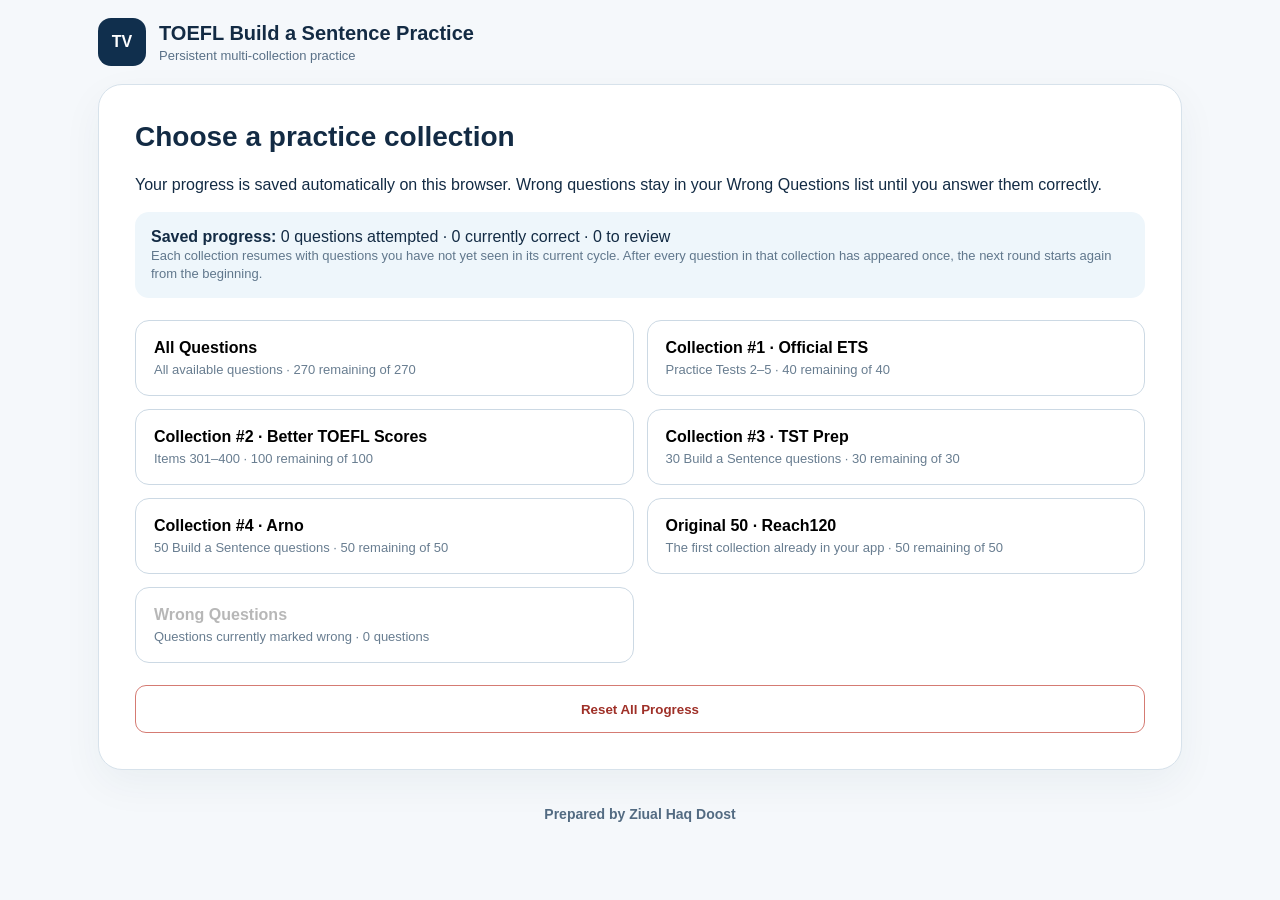
<file: tools/toefl/reading/build-a-sentence/index.html>
<!doctype html><html lang="en"><head><meta charset="utf-8"><meta name="viewport" content="width=device-width,initial-scale=1"><title>TOEFL Build a Sentence Practice</title>
<style>
:root{--navy:#102f4d;--green:#22bd83;--bg:#f5f8fb;--ink:#132b44;--yellow:#fff3c4}*{box-sizing:border-box}body{margin:0;background:var(--bg);color:var(--ink);font-family:Arial,sans-serif}.wrap{max-width:1120px;margin:auto;padding:18px}.head{display:flex;align-items:center;justify-content:space-between;margin-bottom:18px}.brand{display:flex;gap:13px;align-items:center}.logo{width:48px;height:48px;border-radius:13px;background:var(--navy);color:#fff;display:grid;place-items:center;font-weight:800}.brand h1{font-size:20px;margin:0}.brand p{font-size:13px;margin:3px 0 0;color:#597087}.timer{font-weight:700;font-size:18px}.card{background:#fff;border:1px solid #d7e2eb;border-radius:24px;padding:36px;box-shadow:0 14px 40px #15324b0d}.home h2{font-size:28px;margin-top:0}.homegrid{display:grid;grid-template-columns:repeat(2,minmax(0,1fr));gap:13px;margin:22px 0}.choice{padding:18px;border:1px solid #ccd9e4;border-radius:14px;background:#fff;text-align:left;cursor:pointer}.choice b{display:block;font-size:16px}.choice span{display:block;color:#687d90;margin-top:5px;font-size:13px}.choice:hover{border-color:#22a978;background:#f4fcf8}.stats{background:#eef6fb;border-radius:14px;padding:16px;margin:18px 0}.reset{width:100%;height:48px;background:#fff;border:1px solid #d57b73;color:#9f3028;border-radius:11px;font-weight:800;cursor:pointer}.topline{display:flex;justify-content:space-between;gap:10px;align-items:center}.pill{background:#edf5fb;padding:9px 13px;border-radius:20px;font-weight:700;font-size:13px}.progress{font-size:13px;color:#60778c}.instruction{text-align:center;background:var(--yellow);padding:15px;border-radius:10px;margin:22px 0}.dialogue{max-width:820px;margin:15px auto 28px}.speaker{font-size:17px;line-height:1.5;padding:12px 8px;margin:0 0 18px;display:flex;align-items:center;gap:18px}.speaker:before{content:"👩🏻";width:76px;height:76px;border:2px solid #008b7a;border-radius:50%;display:grid;place-items:center;font-size:46px;background:#eef8f6}.response{display:flex;align-items:flex-start;gap:18px}.avatar2{flex:0 0 76px;width:76px;height:76px;border:2px solid #008b7a;border-radius:50%;display:grid;place-items:center;font-size:45px;background:#eef8f6;margin-top:3px}.build{flex:1;min-width:0}.answerzone{min-height:116px;padding:10px 4px 4px;display:flex;gap:8px 6px;flex-wrap:wrap;align-items:flex-end;margin:8px 0 22px}.slot{height:42px;min-width:108px;border-bottom:1.8px solid #3d4a55;display:flex;align-items:flex-end;justify-content:center;padding:0 4px 5px}.fixed{font-size:16px;line-height:42px;white-space:pre-wrap}.punct{font-family:Georgia,serif;font-size:24px;line-height:35px}.bank{min-height:64px;padding:10px 6px;display:flex;gap:10px 18px;flex-wrap:wrap;align-items:center;justify-content:center}.tilehome{display:flex;align-items:center;justify-content:center;min-height:39px}.tilehome:empty{visibility:hidden}.hint{font-size:13px;color:#73879a;margin:8px 0 2px;text-align:center}.tile{border:1px solid #cbd7e1;background:white;border-radius:8px;padding:10px 13px;cursor:grab;user-select:none;box-shadow:0 2px 5px #0c2c4510;font-size:15px}.slot .tile{width:100%;text-align:center;padding:6px}.feedback{display:none;margin-top:18px;padding:14px;border-radius:10px;font-weight:700}.feedback.correct{display:block;background:#e4f7ec;color:#087a47}.feedback.wrong{display:block;background:#fff0ee;color:#a42b22}.correctAnswer{font-weight:400;margin-top:6px;color:#314b61}.actions{display:flex;gap:12px;margin-top:25px}.btn{height:52px;border-radius:12px;font-size:16px;font-weight:800;cursor:pointer;flex:1}.stop{background:white;border:1.5px solid #e08c85;color:#a32e25}.primary{background:#38c78f;border:1.5px solid #14865d;color:#073e2d}.result{display:none}.scorebox{background:#eef8f4;border-radius:16px;padding:22px;margin:18px 0;font-size:18px;font-weight:800}.tablewrap{overflow:auto}table{width:100%;border-collapse:collapse;font-size:14px}th,td{padding:10px;border-bottom:1px solid #e2e8ee;text-align:left}th{background:#f5f8fa}.good{color:#087a47;font-weight:800}.bad{color:#b22c25;font-weight:800}.resultActions{display:flex;gap:12px;margin-top:20px}@media(max-width:650px){.wrap{padding:10px}.card{padding:20px}.homegrid{grid-template-columns:1fr}.actions,.resultActions{flex-direction:column}.speaker{font-size:16px}.timer{font-size:15px}.avatar2,.speaker:before{width:60px;height:60px;flex-basis:60px;font-size:36px}.slot{min-width:86px}}
</style></head><body><div class="wrap"><div class="head"><div class="brand"><div class="logo">TV</div><div><h1>TOEFL Build a Sentence Practice</h1><p id="subtitle">Persistent multi-collection practice</p></div></div><div class="timer" id="timerBox" style="display:none">⏱ <span id="time">0:00</span></div></div>
<div class="card home" id="home"><h2>Choose a practice collection</h2><p>Your progress is saved automatically on this browser. Wrong questions stay in your Wrong Questions list until you answer them correctly.</p><div class="stats" id="stats"></div><div class="homegrid" id="homegrid"></div><button class="reset" id="reset">Reset All Progress</button></div>
<div class="card" id="quiz" style="display:none"><div class="topline"><div class="pill" id="level"></div><div class="progress" id="progress"></div></div><div class="instruction">Drag the words and phrases to make the appropriate sentence.</div><div class="dialogue"><div class="speaker"><span id="speaker"></span></div><div class="response"><div class="avatar2">👨🏻</div><div class="build"><div class="answerzone" id="answer"></div><div class="bank" id="bank"></div><div class="hint">Drag each word or phrase into an empty line. Extra choices may remain unused.</div></div></div></div><div id="feedback" class="feedback"></div><div class="actions"><button class="btn stop" id="stop">Stop and See Results</button><button class="btn primary" id="submit">Submit Answer</button></div></div>
<div class="card result" id="results"><h2>Practice Results</h2><div class="scorebox" id="scorebox"></div><div class="tablewrap"><table><thead><tr><th>#</th><th>Source</th><th>Result</th><th>Time</th><th>Your answer</th><th>Accepted answer</th></tr></thead><tbody id="tbody"></tbody></table></div><div class="resultActions"><button class="btn stop" id="homeBtn">Back to Home</button><button class="btn primary" id="wrongBtn">Practice Wrong Questions</button></div></div></div>
<script>const ALL=[{"id": "R01", "collection": "original", "source": "Reach120 50", "prompt": "Tell me about the program.", "tiles": ["which", "covers", "course", "is popular", "whom", "The", "science"], "answer": "The course which covers science is popular.", "template": "_____ _____ _____ _____ _____ _____ _____."}, {"id": "R02", "collection": "original", "source": "Reach120 50", "prompt": "You seem curious about the schedule.", "tiles": ["starts", "when", "know", "Do", "does", "the meeting", "you"], "answer": "Do you know when the meeting starts?", "template": "_____ _____ _____ _____ _____ _____ _____?"}, {"id": "R03", "collection": "original", "source": "Reach120 50", "prompt": "I need some information.", "tiles": ["you", "the library", "where", "is", "tell me", "Can", "does"], "answer": "Can you tell me where the library is?", "template": "_____ _____ _____ _____ _____ _____ _____ _____?"}, {"id": "R04", "collection": "original", "source": "Reach120 50", "prompt": "I forgot the assignment.", "tiles": ["the teacher", "to", "what", "Did", "do", "explain", "does"], "answer": "Did the teacher explain what to do?", "template": "_____ _____ _____ _____ _____ _____ _____?"}, {"id": "R05", "collection": "original", "source": "Reach120 50", "prompt": "There is a new restaurant.", "tiles": ["you", "lunch menu", "their", "Have", "does", "tried", "special"], "answer": "Have you tried their special lunch menu?", "template": "_____ _____ _____ _____ _____ _____ _____?"}, {"id": "R06", "collection": "original", "source": "Reach120 50", "prompt": "I want to go shopping.", "tiles": ["know", "did", "you", "has sales", "which", "Do", "store"], "answer": "Do you know which store has sales?", "template": "_____ _____ _____ _____ _____ _____ _____?"}, {"id": "R07", "collection": "original", "source": "Reach120 50", "prompt": "Someone called earlier.", "tiles": ["she", "why", "does", "today", "she called", "Did", "mention"], "answer": "Did she mention why she called today?", "template": "_____ _____ _____ _____ _____ _____ _____?"}, {"id": "R08", "collection": "original", "source": "Reach120 50", "prompt": "I am looking for a class.", "tiles": ["is best", "which", "you", "Can", "did", "course", "recommend"], "answer": "Can you recommend which course is best?", "template": "_____ _____ _____ _____ _____ _____ _____?"}, {"id": "R09", "collection": "original", "source": "Reach120 50", "prompt": "I need directions.", "tiles": ["show me", "how", "you", "does", "there", "to get", "Could"], "answer": "Could you show me how to get there?", "template": "_____ _____ _____ _____ _____ _____ _____ _____?"}, {"id": "R10", "collection": "original", "source": "Reach120 50", "prompt": "The package arrived.", "tiles": ["you", "it", "was delivered", "did", "when", "remember", "Do"], "answer": "Do you remember when it was delivered?", "template": "_____ _____ _____ _____ _____ _____ _____?"}, {"id": "R11", "collection": "original", "source": "Reach120 50", "prompt": "I am tired today.", "tiles": ["now", "a short", "should", "rest", "You", "would", "take"], "answer": "You should take a short rest now.", "template": "_____ _____ _____ _____ _____ _____ _____."}, {"id": "R12", "collection": "original", "source": "Reach120 50", "prompt": "The test is tomorrow.", "tiles": ["material", "the review", "must", "We", "tonight", "should", "study"], "answer": "We must study the review material tonight.", "template": "_____ _____ _____ _____ _____ _____ _____."}, {"id": "R13", "collection": "original", "source": "Reach120 50", "prompt": "I want to help.", "tiles": ["shelter", "at", "could", "must", "volunteer", "the local", "You"], "answer": "You could volunteer at the local shelter.", "template": "_____ _____ _____ _____ _____ _____ _____."}, {"id": "R14", "collection": "original", "source": "Reach120 50", "prompt": "What about dinner?", "tiles": ["pizza", "some", "order", "tonight", "might", "should", "We"], "answer": "We might order some pizza tonight.", "template": "_____ _____ _____ _____ _____ _____."}, {"id": "R15", "collection": "original", "source": "Reach120 50", "prompt": "I have a headache.", "tiles": ["water", "must", "plenty of", "You", "should", "drink", "today"], "answer": "You should drink plenty of water today.", "template": "_____ _____ _____ _____ _____ _____ _____."}, {"id": "R16", "collection": "original", "source": "Reach120 50", "prompt": "How can I improve?", "tiles": ["might", "speaking", "could", "You", "practice", "English", "daily"], "answer": "You could practice speaking English daily.", "template": "_____ _____ _____ _____ _____ _____."}, {"id": "R17", "collection": "original", "source": "Reach120 50", "prompt": "I need advice.", "tiles": ["should", "would", "a professional", "soon", "consult", "You", "with"], "answer": "You should consult with a professional soon.", "template": "_____ _____ _____ _____ _____ _____ _____."}, {"id": "R18", "collection": "original", "source": "Reach120 50", "prompt": "What did you learn today?", "tiles": ["chemical", "the", "carefully", "complex", "being", "studied", "equations", "I"], "answer": "I carefully studied the complex chemical equations.", "template": "_____ _____ _____ _____ _____ _____ _____."}, {"id": "R19", "collection": "original", "source": "Reach120 50", "prompt": "What makes a good team?", "tiles": ["well", "communicates", "better results", "A", "achieves", "that", "who", "team"], "answer": "A team that communicates well achieves better results.", "template": "_____ _____ _____ _____ _____ _____ _____ _____."}, {"id": "R20", "collection": "original", "source": "Reach120 50", "prompt": "Who is your best friend?", "tiles": ["friend", "lives", "who", "calls me", "My", "in Boston", "which", "every week"], "answer": "My friend who lives in Boston calls me every week.", "template": "_____ _____ _____ _____ _____ _____ _____ _____ _____ _____."}, {"id": "R21", "collection": "original", "source": "Reach120 50", "prompt": "What event is happening?", "tiles": ["concert", "which", "who", "starts", "jazz musicians", "The", "at eight", "features"], "answer": "The concert which features jazz musicians starts at eight.", "template": "_____ _____ _____ _____ _____ _____ _____ _____ _____."}, {"id": "R22", "collection": "original", "source": "Reach120 50", "prompt": "Tell me about the company.", "tiles": ["recently expanded", "develops", "its operations", "who", "firm", "that", "software", "The"], "answer": "The firm that develops software recently expanded its operations.", "template": "_____ _____ _____ _____ _____ _____ _____ _____ _____."}, {"id": "R23", "collection": "original", "source": "Reach120 50", "prompt": "Which book did you enjoy?", "tiles": ["novel", "explored", "whom", "The", "that", "my perspective", "human nature", "changed"], "answer": "The novel that explored human nature changed my perspective.", "template": "_____ _____ _____ _____ _____ _____ _____ _____ _____."}, {"id": "R24", "collection": "original", "source": "Reach120 50", "prompt": "Who taught you to cook?", "tiles": ["chef", "in Paris", "opened", "The", "trained", "a restaurant", "which", "who"], "answer": "The chef who trained in Paris opened a restaurant.", "template": "_____ _____ _____ _____ _____ _____ _____ _____ _____."}, {"id": "R25", "collection": "original", "source": "Reach120 50", "prompt": "What building is that?", "tiles": ["attracts", "houses", "museum", "The", "many visitors", "ancient artifacts", "which", "who"], "answer": "The museum which houses ancient artifacts attracts many visitors.", "template": "_____ _____ _____ _____ _____ _____ _____ _____ _____."}, {"id": "R26", "collection": "original", "source": "Reach120 50", "prompt": "Tell me about the problem.", "tiles": ["issue", "we discussed", "that", "immediate attention", "who", "The", "requires", "yesterday"], "answer": "The issue that we discussed yesterday requires immediate attention.", "template": "_____ _____ _____ _____ _____ _____ _____ _____ _____."}, {"id": "R27", "collection": "original", "source": "Reach120 50", "prompt": "Who is your doctor?", "tiles": ["which", "recommended", "examined", "further testing", "me", "who", "The", "specialist"], "answer": "The specialist who examined me recommended further testing.", "template": "_____ _____ _____ _____ _____ _____ _____ _____."}, {"id": "R28", "collection": "original", "source": "Reach120 50", "prompt": "What assignment is due?", "tiles": ["must be submitted", "which", "who", "The", "paper", "climate data", "analyzes", "Friday"], "answer": "The paper which analyzes climate data must be submitted Friday.", "template": "_____ _____ _____ _____ _____ _____ _____ _____ _____ _____."}, {"id": "R29", "collection": "original", "source": "Reach120 50", "prompt": "Which candidate did well?", "tiles": ["leadership skills", "which", "impressed", "The", "applicant", "who", "the panel", "demonstrated"], "answer": "The applicant who demonstrated leadership skills impressed the panel.", "template": "_____ _____ _____ _____ _____ _____ _____ _____ _____."}, {"id": "R30", "collection": "original", "source": "Reach120 50", "prompt": "What technology do you use?", "tiles": ["considerable time", "automates", "saves us", "who", "reporting", "that", "software", "The"], "answer": "The software that automates reporting saves us considerable time.", "template": "_____ _____ _____ _____ _____ _____ _____ _____ _____."}, {"id": "R31", "collection": "original", "source": "Reach120 50", "prompt": "Tell me about your school.", "tiles": ["university", "offers", "talented students", "The", "whom", "that", "scholarships", "attracts"], "answer": "The university that offers scholarships attracts talented students.", "template": "_____ _____ _____ _____ _____ _____ _____ _____."}, {"id": "R32", "collection": "original", "source": "Reach120 50", "prompt": "Who manages the project?", "tiles": ["director", "which", "ensures", "The", "oversees", "quality standards", "production", "who"], "answer": "The director who oversees production ensures quality standards.", "template": "_____ _____ _____ _____ _____ _____ _____ _____."}, {"id": "R33", "collection": "original", "source": "Reach120 50", "prompt": "What made the event special?", "tiles": ["energized", "rock music", "band", "The", "played", "the entire crowd", "which", "who"], "answer": "The band which played rock music energized the entire crowd.", "template": "_____ _____ _____ _____ _____ _____ _____ _____ _____ _____."}, {"id": "R34", "collection": "original", "source": "Reach120 50", "prompt": "What does your father collect?", "tiles": ["collects", "rare", "around the world", "passionately", "He passionately", "stamps", "vintage", "from"], "answer": "He passionately collects rare vintage stamps from around the world.", "template": "_____ _____ _____ _____ _____ _____ _____ _____ _____ _____."}, {"id": "R35", "collection": "original", "source": "Reach120 50", "prompt": "What did the researchers publish?", "tiles": ["published", "a major journal", "recently", "in", "They recently", "study", "groundbreaking", "a"], "answer": "They recently published a groundbreaking study in a major journal.", "template": "_____ _____ _____ _____ _____ _____ _____ _____ _____ _____."}, {"id": "R36", "collection": "original", "source": "Reach120 50", "prompt": "How does the system work?", "tiles": ["seconds", "data requests", "within", "It automatically", "incoming", "all", "processes", "automatically"], "answer": "It automatically processes all incoming data requests within seconds.", "template": "_____ _____ _____ _____ _____ _____ _____ _____ _____."}, {"id": "R37", "collection": "original", "source": "Reach120 50", "prompt": "Tell me about your advisor.", "tiles": ["who", "professor", "supervised", "research", "published", "the findings internationally", "The professor", "my thesis"], "answer": "The professor who supervised my thesis research published the findings internationally.", "template": "_____ _____ _____ _____ _____ _____ _____ _____ _____ _____ _____."}, {"id": "R38", "collection": "original", "source": "Reach120 50", "prompt": "What makes your company special?", "tiles": ["won", "several industry awards", "that", "product", "team", "developed", "the innovative", "The team"], "answer": "The team that developed the innovative product won several industry awards.", "template": "_____ _____ _____ _____ _____ _____ _____ _____ _____ _____ _____."}, {"id": "R39", "collection": "original", "source": "Reach120 50", "prompt": "Which course is most difficult?", "tiles": ["requires", "extensive", "which", "laboratory work", "subject", "most undergraduate students", "The subject", "challenges"], "answer": "The subject which requires extensive laboratory work challenges most undergraduate students.", "template": "_____ _____ _____ _____ _____ _____ _____ _____ _____ _____ _____."}, {"id": "R40", "collection": "original", "source": "Reach120 50", "prompt": "Who organized the event?", "tiles": ["all expectations", "fundraiser", "exceeded", "The committee", "the annual", "committee", "that", "planned"], "answer": "The committee that planned the annual fundraiser exceeded all expectations.", "template": "_____ _____ _____ _____ _____ _____ _____ _____ _____ _____."}, {"id": "R41", "collection": "original", "source": "Reach120 50", "prompt": "What machine impressed you?", "tiles": ["which", "operates with", "complex", "The robot", "performs", "surgical procedures", "remarkable precision", "robot"], "answer": "The robot which performs complex surgical procedures operates with remarkable precision.", "template": "_____ _____ _____ _____ _____ _____ _____ _____ _____ _____ _____."}, {"id": "R42", "collection": "original", "source": "Reach120 50", "prompt": "Who designed this building?", "tiles": ["who", "architect", "the modern", "received", "created", "The architect", "international recognition", "campus library"], "answer": "The architect who created the modern campus library received international recognition.", "template": "_____ _____ _____ _____ _____ _____ _____ _____ _____ _____ _____."}, {"id": "R43", "collection": "original", "source": "Reach120 50", "prompt": "Tell me about the program.", "tiles": ["significant", "gained", "initiative", "public support recently", "environmental concerns", "addresses", "The initiative", "that"], "answer": "The initiative that addresses environmental concerns gained significant public support recently.", "template": "_____ _____ _____ _____ _____ _____ _____ _____ _____ _____ _____."}, {"id": "R44", "collection": "original", "source": "Reach120 50", "prompt": "Which employee received a promotion?", "tiles": ["consistently", "delivered", "earned", "manager", "who", "excellent results", "The manager", "a well-deserved promotion"], "answer": "The manager who consistently delivered excellent results earned a well-deserved promotion.", "template": "_____ _____ _____ _____ _____ _____ _____ _____ _____ _____ _____."}, {"id": "R45", "collection": "original", "source": "Reach120 50", "prompt": "What study was published?", "tiles": ["health correlations", "surprising", "research", "revealed", "The research", "examined", "that", "dietary habits"], "answer": "The research that examined dietary habits revealed surprising health correlations.", "template": "_____ _____ _____ _____ _____ _____ _____ _____ _____ _____."}, {"id": "R46", "collection": "original", "source": "Reach120 50", "prompt": "Who treated the patient?", "tiles": ["who", "the young patient", "the delicate", "surgeon", "operation", "performed", "saved", "The surgeon"], "answer": "The surgeon who performed the delicate operation saved the young patient.", "template": "_____ _____ _____ _____ _____ _____ _____ _____ _____ _____ _____."}, {"id": "R47", "collection": "original", "source": "Reach120 50", "prompt": "What law was passed?", "tiles": ["which", "endangered species", "protects", "received", "bipartisan support", "The legislation", "legislation", "overwhelming"], "answer": "The legislation which protects endangered species received overwhelming bipartisan support.", "template": "_____ _____ _____ _____ _____ _____ _____ _____ _____ _____."}, {"id": "R48", "collection": "original", "source": "Reach120 50", "prompt": "Which system is most reliable?", "tiles": ["processes data", "without significant errors", "that", "The network", "transactions", "network", "millions of", "handles"], "answer": "The network that handles millions of transactions processes data without significant errors.", "template": "_____ _____ _____ _____ _____ _____ _____ _____ _____ _____ _____ _____."}, {"id": "R49", "collection": "original", "source": "Reach120 50", "prompt": "Tell me about the documentary.", "tiles": ["important", "climate change", "prompted", "The film", "which", "global policy discussions", "explored", "film"], "answer": "The film which explored climate change prompted important global policy discussions.", "template": "_____ _____ _____ _____ _____ _____ _____ _____ _____ _____ _____."}, {"id": "R50", "collection": "original", "source": "Reach120 50", "prompt": "What conference was most useful?", "tiles": ["featured", "leading researchers", "symposium", "over", "five hundred participants", "The symposium", "that", "attracted"], "answer": "The symposium that featured leading researchers attracted over five hundred participants.", "template": "_____ _____ _____ _____ _____ _____ _____ _____ _____ _____ _____."}, {"id": "E2-01", "collection": "c1", "source": "ETS Official Practice Test 2", "prompt": "Are you going to the concert tonight?", "tiles": ["do", "kind", "of", "that", "not", "like", "I"], "answer": "I do not like that kind of music.", "template": "_____ _____ _____ _____ _____ _____ music."}, {"id": "E2-02", "collection": "c1", "source": "ETS Official Practice Test 2", "prompt": "Did you enjoy the book I lent you?", "tiles": ["find", "to be", "was", "very engaging", "the story"], "answer": "I did not find the story to be very engaging.", "template": "I did not _____ _____ _____ _____ _____ ."}, {"id": "E2-03", "collection": "c1", "source": "ETS Official Practice Test 2", "prompt": "The latest marketing campaign was a tremendous success!", "tiles": ["realized", "I", "never", "too", "social media", "how", "effective"], "answer": "I never realized how effective social media can be.", "template": "_____ _____ _____ _____ _____ _____ can be."}, {"id": "E2-04", "collection": "c1", "source": "ETS Official Practice Test 2", "prompt": "Why was Martha talking to the owner of the garden shop?", "tiles": ["planting", "some flowers", "start", "when", "to know", "to", "so"], "answer": "She wanted to know when to start planting some flowers.", "template": "She wanted _____ _____ _____ _____ _____ _____ ."}, {"id": "E2-05", "collection": "c1", "source": "ETS Official Practice Test 2", "prompt": "Evan said you have a question for me.", "tiles": ["to know", "where", "because", "the programming job", "you", "about", "found out"], "answer": "I'd like to know where you found out about the programming job.", "template": "I'd like _____ _____ _____ _____ _____ _____ ."}, {"id": "E2-06", "collection": "c1", "source": "ETS Official Practice Test 2", "prompt": "What did you think of the movie?", "tiles": ["was", "very", "my opinion", "it", "not", "entertaining"], "answer": "In my opinion it was not very entertaining.", "template": "In _____ _____ _____ _____ _____ _____ ."}, {"id": "E2-07", "collection": "c1", "source": "ETS Official Practice Test 2", "prompt": "Do you want to try the new recipe I found?", "tiles": ["at cooking", "am", "good", "not", "complex dishes"], "answer": "No, I am not good at cooking complex dishes.", "template": "No, I _____ _____ _____ _____ _____ _____ ."}, {"id": "E2-08", "collection": "c1", "source": "ETS Official Practice Test 2", "prompt": "Have you finished reading the novel?", "tiles": ["reached", "I", "the last chapter", "already", "haven't"], "answer": "I haven't reached the last chapter yet.", "template": "_____ _____ _____ _____ _____ _____ yet."}, {"id": "E2-09", "collection": "c1", "source": "ETS Official Practice Test 2", "prompt": "Will you attend the seminar tomorrow?", "tiles": ["have", "topic", "interest", "in", "that", "no", "not"], "answer": "I have no interest in that topic.", "template": "I _____ _____ _____ _____ _____ _____ ."}, {"id": "E2-10", "collection": "c1", "source": "ETS Official Practice Test 2", "prompt": "Did you buy the groceries I asked for?", "tiles": ["not", "did", "have", "everything", "on", "none", "the list"], "answer": "The store did not have everything on the list.", "template": "The store _____ _____ _____ _____ _____ _____ ."}, {"id": "E3-01", "collection": "c1", "source": "ETS Official Practice Test 3", "prompt": "I'm planning to study abroad next year.", "tiles": ["you", "which", "planning", "countries", "in Europe", "are", "plan"], "answer": "Which countries in Europe are you planning to visit?", "template": "_____ _____ _____ _____ _____ _____ _____ to visit."}, {"id": "E3-02", "collection": "c1", "source": "ETS Official Practice Test 3", "prompt": "I'm excited to go camping this weekend.", "tiles": ["that", "you", "have", "black bears", "live", "heard"], "answer": "Have you heard that black bears live near the campground?", "template": "_____ _____ _____ _____ _____ _____ near the campground?"}, {"id": "E3-03", "collection": "c1", "source": "ETS Official Practice Test 3", "prompt": "I'm planning to take a photography class.", "tiles": ["the", "interests", "what", "more", "you", "photography", "most", "of"], "answer": "What type of photography interests you the most?", "template": "_____ type _____ _____ _____ _____ _____ _____?"}, {"id": "E3-04", "collection": "c1", "source": "ETS Official Practice Test 3", "prompt": "I'm thinking of adopting a dog this summer.", "tiles": ["which", "plan", "of dog", "you", "do", "to adopt", "planning"], "answer": "Which breed of dog do you plan to adopt?", "template": "_____ breed _____ _____ _____ _____ _____?"}, {"id": "E3-05", "collection": "c1", "source": "ETS Official Practice Test 3", "prompt": "I’m going to start writing a biography", "tiles": ["have", "about", "to write", "which", "chosen", "you", "choose"], "answer": "Which historical figure have you chosen to write about?", "template": "_____ historical figure _____ _____ _____ _____ _____ ?"}, {"id": "E3-06", "collection": "c1", "source": "ETS Official Practice Test 3", "prompt": "I'm moving to a new city next month.", "tiles": ["to move", "from here", "away", "why", "have", "chosen"], "answer": "Why have you chosen to move away from here?", "template": "_____ _____ you _____ _____ _____ _____ ?"}, {"id": "E3-07", "collection": "c1", "source": "ETS Official Practice Test 3", "prompt": "I'm planning to start a new project at work.", "tiles": ["to complete", "the new assignment", "when", "expect", "you", "do"], "answer": "When do you expect to complete the new assignment?", "template": "_____ _____ _____ _____ _____ _____ ?"}, {"id": "E3-08", "collection": "c1", "source": "ETS Official Practice Test 3", "prompt": "I'm going to submit my application today.", "tiles": ["the position", "applied", "your coworkers", "any", "has", "of", "for"], "answer": "Have any of your coworkers applied for the position?", "template": "Have _____ _____ _____ _____ _____ _____ ?"}, {"id": "E3-09", "collection": "c1", "source": "ETS Official Practice Test 3", "prompt": "I'm attending a friend’s wedding next week.", "tiles": ["plan to attend", "the wedding reception", "you", "do"], "answer": "Do you plan to attend the wedding reception afterward?", "template": "_____ _____ _____ _____ afterward?"}, {"id": "E3-10", "collection": "c1", "source": "ETS Official Practice Test 3", "prompt": "I had a great time at the dinner party last night.", "tiles": ["serve", "they", "the main course", "before", "any appetizers"], "answer": "Did they serve any appetizers before the main course?", "template": "Did _____ _____ _____ _____ _____ ?"}, {"id": "E4-01", "collection": "c1", "source": "ETS Official Practice Test 4", "prompt": "Where did you get your shoes?", "tiles": ["visited", "had", "it", "last month", "the shop", "a sale", "I"], "answer": "The shop I visited last month had a sale.", "template": "_____ _____ _____ _____ _____ _____ ."}, {"id": "E4-02", "collection": "c1", "source": "ETS Official Practice Test 4", "prompt": "The workshop yesterday was very informative.", "tiles": ["another one", "do", "there", "if", "be", "you know", "will"], "answer": "Do you know if there will be another one soon?", "template": "_____ _____ _____ _____ _____ _____ _____ soon?"}, {"id": "E4-03", "collection": "c1", "source": "ETS Official Practice Test 4", "prompt": "The new restaurant downtown has amazing reviews.", "tiles": ["know", "do", "if", "has", "vegetarian options", "have", "you", "they"], "answer": "Do you know if they have vegetarian options?", "template": "_____ _____ _____ _____ _____ _____ _____?"}, {"id": "E4-04", "collection": "c1", "source": "ETS Official Practice Test 4", "prompt": "That was a great movie we watched last night.", "tiles": ["that", "by", "director", "would", "like", "another film", "to see"], "answer": "Would you like to see another film by that director?", "template": "_____ you _____ _____ _____ _____ _____ _____?"}, {"id": "E4-05", "collection": "c1", "source": "ETS Official Practice Test 4", "prompt": "I’m planning to visit my grandparents next weekend.", "tiles": ["to the airport", "tell me", "you", "can", "need", "a lift", "whether"], "answer": "Can you tell me whether you need a lift to the airport?", "template": "_____ you _____ _____ _____ _____ _____ _____?"}, {"id": "E4-06", "collection": "c1", "source": "ETS Official Practice Test 4", "prompt": "The book you lent me was fascinating.", "tiles": ["has", "you know", "have", "the author", "if", "other books", "do"], "answer": "Do you know if the author has written other books?", "template": "_____ _____ _____ _____ _____ written _____ ?"}, {"id": "E4-07", "collection": "c1", "source": "ETS Official Practice Test 4", "prompt": "The new software update looks promising.", "tiles": ["able", "which", "the download", "website", "to find", "were you"], "answer": "On which website were you able to find the download?", "template": "On _____ _____ _____ _____ _____ _____ ?"}, {"id": "E4-08", "collection": "c1", "source": "ETS Official Practice Test 4", "prompt": "The new coffee shop downtown is very popular.", "tiles": ["that", "football matches", "you can", "on screen", "watch", "where", "the one"], "answer": "Is that the one where you can watch football matches on screen?", "template": "Is _____ _____ _____ _____ _____ _____ _____ ?"}, {"id": "E4-09", "collection": "c1", "source": "ETS Official Practice Test 4", "prompt": "We had a great time at the concert last night.", "tiles": ["that band", "is performing", "when", "how", "find out", "again", "can we"], "answer": "How can we find out when that band is performing again?", "template": "_____ _____ _____ _____ _____ _____ _____ ?"}, {"id": "E4-10", "collection": "c1", "source": "ETS Official Practice Test 4", "prompt": "I really enjoyed the hiking trip last weekend.", "tiles": ["if", "more trips", "planned", "there are", "you", "tell me", "can"], "answer": "Can you tell me if there are more trips planned for this month?", "template": "_____ _____ _____ _____ _____ _____ _____ for this month?"}, {"id": "E5-01", "collection": "c1", "source": "ETS Official Practice Test 5", "prompt": "Your presentation yesterday was impressive.", "tiles": ["you want", "of it", "me", "you", "to send", "do", "a copy"], "answer": "Do you want me to send you a copy?", "template": "Thanks. _____ _____ _____ _____ _____ _____ _____ ?"}, {"id": "E5-02", "collection": "c1", "source": "ETS Official Practice Test 5", "prompt": "I wish I hadn't missed the conference last week.", "tiles": ["the recordings", "where", "don’t", "know", "the sessions", "of", "to get"], "answer": "Don't you know where to get the recordings of the sessions?", "template": "_____ you _____ _____ _____ _____ _____ _____?"}, {"id": "E5-03", "collection": "c1", "source": "ETS Official Practice Test 5", "prompt": "The new yoga class was very relaxing.", "tiles": ["are", "a few", "classes", "wonder", "I", "held", "if"], "answer": "I wonder if a few classes are held on Saturdays.", "template": "_____ _____ _____ _____ _____ _____ _____ on Saturdays."}, {"id": "E5-04", "collection": "c1", "source": "ETS Official Practice Test 5", "prompt": "We had a blast at the national park yesterday.", "tiles": ["does", "it", "anybody", "whether", "is open", "know", "they"], "answer": "Does anybody know whether it is open all year long?", "template": "_____ _____ _____ _____ _____ _____ all year long?"}, {"id": "E5-05", "collection": "c1", "source": "ETS Official Practice Test 5", "prompt": "The film festival this weekend was amazing.", "tiles": ["they", "if", "are", "can", "find out", "planning", "another one"], "answer": "Can we find out if they are planning another one?", "template": "_____ we _____ _____ _____ _____ _____ _____ ?"}, {"id": "E5-06", "collection": "c1", "source": "ETS Official Practice Test 5", "prompt": "The workshop on graphic design was very helpful.", "tiles": ["why", "each", "tell me", "how long", "was", "workshop session", "could"], "answer": "Could you tell me how long each workshop session was?", "template": "_____ you _____ _____ _____ _____ _____ ?"}, {"id": "E5-07", "collection": "c1", "source": "ETS Official Practice Test 5", "prompt": "The new art exhibit at the museum is stunning.", "tiles": ["would", "to know", "how", "I", "you", "happen", "can get"], "answer": "Would you happen to know how I can get exhibit information?", "template": "_____ _____ _____ _____ _____ _____ _____ exhibit information ?"}, {"id": "E5-08", "collection": "c1", "source": "ETS Official Practice Test 5", "prompt": "Let's go to that new gym this afternoon.", "tiles": ["know", "you", "do", "is", "usually crowded", "if", "it"], "answer": "Do you know if it is usually crowded at this time?", "template": "_____ _____ _____ _____ _____ _____ _____ at this time ?"}, {"id": "E5-09", "collection": "c1", "source": "ETS Official Practice Test 5", "prompt": "I really enjoyed the documentary we watched yesterday.", "tiles": ["you", "how", "heard", "it", "they filmed", "any details", "have"], "answer": "Have you heard any details about how they filmed it?", "template": "_____ _____ _____ _____ about _____ _____ _____?"}, {"id": "E5-10", "collection": "c1", "source": "ETS Official Practice Test 5", "prompt": "I'm applying for a position at that new technology hub.", "tiles": ["do", "they", "have", "how many", "you", "open positions"], "answer": "Do you know how many open positions they have?", "template": "_____ _____ know _____ _____ _____ _____ ?"}, {"id": "B301", "collection": "c2", "source": "Collection #2 · Better TOEFL Scores", "prompt": "You are discussing recent changes in university policy with a classmate.", "tiles": ["whether", "have", "you", "the", "noticed", "changes", "significant", "in", "grading policies", "recent", "are"], "answer": "Have you noticed whether the recent changes in grading policies are significant?", "template": "_____ _____ _____ _____ _____ _____ _____ _____ _____ _____ _____ _____ _____ ?"}, {"id": "B302", "collection": "c2", "source": "Collection #2 · Better TOEFL Scores", "prompt": "You are asking a classmate about a new university requirement.", "tiles": ["how", "you", "think", "the", "new policy", "will", "affect", "international students", "do"], "answer": "How do you think the new policy will affect international students?", "template": "_____ _____ _____ _____ _____ _____ _____ _____ _____ _____ _____ _____ _____ _____ ?"}, {"id": "B303", "collection": "c2", "source": "Collection #2 · Better TOEFL Scores", "prompt": "You are asking about a new university policy that may be implemented next semester.", "tiles": ["implemented", "be", "next semester", "policy", "new", "will", "the", "grading"], "answer": "Will the new grading policy be implemented next semester?", "template": "_____ _____ _____ _____ _____ _____ _____ _____ _____ _____ _____ _____ _____ ?"}, {"id": "B304", "collection": "c2", "source": "Collection #2 · Better TOEFL Scores", "prompt": "You are asking a professor about upcoming course changes.", "tiles": ["implemented", "implemented", "when", "you", "the", "new course requirements", "will", "be", "do", "think"], "answer": "When do you think the new course requirements will be implemented?", "template": "_____ _____ _____ _____ _____ _____ _____ _____ _____ _____ _____ _____ _____ _____ _____ ?"}, {"id": "B305", "collection": "c2", "source": "Collection #2 · Better TOEFL Scores", "prompt": "You are asking a classmate about the impact of recent academic changes.", "tiles": ["Think", "improved", "why", "you", "the", "recent changes", "have", "student performance", "do"], "answer": "Why do you think the recent changes have improved student performance?", "template": "_____ _____ _____ _____ _____ _____ _____ _____ _____ _____ _____ _____ _____ _____ _____ ?"}, {"id": "B306", "collection": "c2", "source": "Collection #2 · Better TOEFL Scores", "prompt": "You are asking about future academic progress.", "tiles": ["completed", "will", "students", "the", "course", "have", "by", "next semester"], "answer": "Will students have completed the course by next semester?", "template": "_____ _____ _____ _____ _____ _____ _____ _____ _____ _____ _____ ?"}, {"id": "B307", "collection": "c2", "source": "Collection #2 · Better TOEFL Scores", "prompt": "You are asking about a recent research outcome.", "tiles": ["have", "results", "the", "been", "study", "published", "the", "already", "from"], "answer": "Have the results from the study been published already?", "template": "_____ _____ _____ _____ _____ _____ _____ _____ _____ _____ _____ _____ ?"}, {"id": "B308", "collection": "c2", "source": "Collection #2 · Better TOEFL Scores", "prompt": "You are asking a professor for clarification.", "tiles": ["how", "you", "explain", "would", "the", "changes", "recent", "in policy", "academic"], "answer": "How would you explain the recent changes in academic policy?", "template": "_____ _____ _____ _____ _____ _____ _____ _____ _____ _____ _____ _____ _____ ?"}, {"id": "B309", "collection": "c2", "source": "Collection #2 · Better TOEFL Scores", "prompt": "You are asking about student learning behavior.", "tiles": ["do", "think", "students", "you", "improve", "consistently", "their skills", "practicing", "by"], "answer": "Do you think students improve their skills by practicing consistently?", "template": "_____ _____ _____ _____ _____ _____ _____ _____ _____ _____ _____ _____ _____ ?"}, {"id": "B310", "collection": "c2", "source": "Collection #2 · Better TOEFL Scores", "prompt": "You are asking about a new system implementation.", "tiles": ["when", "be", "implemented", "system", "the", "new", "will", "grading"], "answer": "When will the new grading system be implemented?", "template": "_____ _____ _____ _____ _____ _____ _____ _____ _____ _____ _____ _____ _____ ?"}, {"id": "B311", "collection": "c2", "source": "Collection #2 · Better TOEFL Scores", "prompt": "You are asking about long-term academic outcomes.", "tiles": ["time", "students", "have", "significantly", "their", "skills", "over", "academic", "improved"], "answer": "Have students significantly improved their academic skills over time?", "template": "_____ _____ _____ _____ _____ _____ _____ _____ _____ _____ _____ _____ ?"}, {"id": "B312", "collection": "c2", "source": "Collection #2 · Better TOEFL Scores", "prompt": "You are asking about a university decision.", "tiles": ["why", "think", "the", "university", "policy", "changed", "has", "recently", "do", "you"], "answer": "Why do you think the university has recently changed policy?", "template": "_____ _____ _____ _____ _____ _____ _____ _____ _____ _____ _____ _____ _____ ?"}, {"id": "B313", "collection": "c2", "source": "Collection #2 · Better TOEFL Scores", "prompt": "You are asking about teaching effectiveness.", "tiles": ["do", "methods", "think", "improve", "these", "learning", "student", "you", "outcomes"], "answer": "Do you think these methods improve student learning outcomes?", "template": "_____ _____ _____ _____ _____ _____ _____ _____ _____ _____ _____ _____ ?"}, {"id": "B314", "collection": "c2", "source": "Collection #2 · Better TOEFL Scores", "prompt": "You are asking about a completed academic task.", "tiles": ["have", "assignments", "submitted", "been", "students", "all", "the", "already"], "answer": "Have all the assignments been submitted already?", "template": "_____ _____ _____ _____ _____ _____ _____ _____ _____ _____ _____ _____ _____ ?"}, {"id": "B315", "collection": "c2", "source": "Collection #2 · Better TOEFL Scores", "prompt": "You are asking about a future academic development.", "tiles": ["will", "courses", "new", "be", "introduced", "the", "next", "semester", "online"], "answer": "Will the new online courses be introduced next semester?", "template": "_____ _____ _____ _____ _____ _____ _____ _____ _____ _____ _____ _____ _____ ?"}, {"id": "B316", "collection": "c2", "source": "Collection #2 · Better TOEFL Scores", "prompt": "You are asking about the effect of a new academic policy.", "tiles": ["new policy", "do", "think", "the", "will", "significantly", "affect", "student performance", "you", "How"], "answer": "How do you think the new policy will significantly affect student performance?", "template": "_____ _____ _____ _____ _____ _____ _____ _____ _____ _____ _____ _____ _____ _____ ?"}, {"id": "B317", "collection": "c2", "source": "Collection #2 · Better TOEFL Scores", "prompt": "You are asking about completed research work.", "tiles": ["analyzed", "have", "the", "results", "been", "fully", "researchers", "by", "already"], "answer": "Have the results been fully analyzed by researchers already?", "template": "_____ _____ _____ _____ _____ _____ _____ _____ _____ _____ _____ _____ _____ _____ ?"}, {"id": "B318", "collection": "c2", "source": "Collection #2 · Better TOEFL Scores", "prompt": "You are asking a professor for an explanation.", "tiles": ["would", "explain", "you", "how", "the", "grading system", "works", "new", "academic"], "answer": "Would you explain how the new academic grading system works?", "template": "_____ _____ _____ _____ _____ _____ _____ _____ _____ _____ _____ _____ _____ _____ ?"}, {"id": "B319", "collection": "c2", "source": "Collection #2 · Better TOEFL Scores", "prompt": "You are asking about future academic developments.", "tiles": ["strategies", "will", "new", "be", "implemented", "improve", "to", "outcomes", "student", "learning"], "answer": "Will new strategies be implemented to improve student learning outcomes?", "template": "_____ _____ _____ _____ _____ _____ _____ _____ _____ _____ _____ _____ _____ _____ ?"}, {"id": "B320", "collection": "c2", "source": "Collection #2 · Better TOEFL Scores", "prompt": "You are asking about long-term academic progress.", "tiles": ["Developing", "have", "students", "been", "consistently", "their", "over", "time", "how", "academic", "skills"], "answer": "How have students been consistently developing their academic skills over time?", "template": "_____ _____ _____ _____ _____ _____ _____ _____ _____ _____ _____ _____ _____ _____ _____ ?"}, {"id": "B321", "collection": "c2", "source": "Collection #2 · Better TOEFL Scores", "prompt": "You are asking about recent academic improvements.", "tiles": ["improved", "have", "performance", "student", "significantly", "recent", "changes", "the", "how"], "answer": "How have the recent changes significantly improved student performance?", "template": "_____ _____ _____ _____ _____ _____ _____ _____ _____ _____ _____ _____ _____ _____ ?"}, {"id": "B322", "collection": "c2", "source": "Collection #2 · Better TOEFL Scores", "prompt": "You are asking about a completed process.", "tiles": ["been", "reviewed", "applications", "all", "have", "the", "already", "carefully"], "answer": "Have all the applications been carefully reviewed already?", "template": "_____ _____ _____ _____ _____ _____ _____ _____ _____ _____ _____ _____ _____ ?"}, {"id": "B323", "collection": "c2", "source": "Collection #2 · Better TOEFL Scores", "prompt": "You are asking about a professor’s opinion.", "tiles": ["Policy", "Academic", "do", "you", "think", "the", "will", "affect", "outcomes", "how"], "answer": "How do you think the policy will affect academic outcomes?", "template": "_____ _____ _____ _____ _____ _____ _____ _____ _____ _____ _____ _____ _____ _____ ?"}, {"id": "B324", "collection": "c2", "source": "Collection #2 · Better TOEFL Scores", "prompt": "You are asking about future academic plans.", "tiles": ["be", "introduced", "will", "courses", "new", "online", "next", "semester", "the"], "answer": "Will the new online courses be introduced next semester?", "template": "_____ _____ _____ _____ _____ _____ _____ _____ _____ _____ _____ _____ _____ ?"}, {"id": "B325", "collection": "c2", "source": "Collection #2 · Better TOEFL Scores", "prompt": "You are asking about long-term development.", "tiles": ["students", "been", "improving", "have", "their", "consistently", "skills", "academic", "over", "time"], "answer": "Have students been consistently improving their academic skills over time?", "template": "_____ _____ _____ _____ _____ _____ _____ _____ _____ _____ _____ _____ _____ _____ ?"}, {"id": "B326", "collection": "c2", "source": "Collection #2 · Better TOEFL Scores", "prompt": "You are asking about research findings.", "tiles": ["revealed", "have", "studies", "recent", "clearly", "how", "strategies", "learning", "improve", "outcomes"], "answer": "Have recent studies clearly revealed how learning strategies improve outcomes?", "template": "_____ _____ _____ _____ _____ _____ _____ _____ _____ _____ _____ _____ _____ ?"}, {"id": "B327", "collection": "c2", "source": "Collection #2 · Better TOEFL Scores", "prompt": "You are asking about implementation.", "tiles": ["strategies", "be", "will", "implemented", "new", "improve", "to", "student", "engagement"], "answer": "Will new strategies be implemented to improve student engagement?", "template": "_____ _____ _____ _____ _____ _____ _____ _____ _____ _____ _____ _____ _____ ?"}, {"id": "B328", "collection": "c2", "source": "Collection #2 · Better TOEFL Scores", "prompt": "You are asking about student habits.", "tiles": ["students", "think", "do", "you", "improve", "their", "skills", "practicing", "by", "regularly"], "answer": "Do you think students improve their skills by practicing regularly?", "template": "_____ _____ _____ _____ _____ _____ _____ _____ _____ _____ _____ _____ _____ _____ ?"}, {"id": "B329", "collection": "c2", "source": "Collection #2 · Better TOEFL Scores", "prompt": "You are asking about a passive academic outcome.", "tiles": ["been", "recognized", "has", "method", "this", "effective", "as", "widely"], "answer": "Has this method been widely recognized as effective?", "template": "_____ _____ _____ _____ _____ _____ _____ _____ _____ _____ _____ _____ _____ ?"}, {"id": "B330", "collection": "c2", "source": "Collection #2 · Better TOEFL Scores", "prompt": "You are asking about policy changes.", "tiles": ["policy", "the", "changed", "has", "recently", "university", "why", "do", "you", "think"], "answer": "Why do you think the university has recently changed policy?", "template": "_____ _____ _____ _____ _____ _____ _____ _____ _____ _____ _____ _____ _____ _____ ?"}, {"id": "B331", "collection": "c2", "source": "Collection #2 · Better TOEFL Scores", "prompt": "You are discussing recent research findings.", "tiles": ["recent", "studies", "have", "clearly", "demonstrated", "effectiveness", "the", "methods", "these", "of"], "answer": "Recent studies have clearly demonstrated the effectiveness of these methods.", "template": "_____ _____ _____ _____ _____ _____ _____ _____ _____ _____ _____ ."}, {"id": "B332", "collection": "c2", "source": "Collection #2 · Better TOEFL Scores", "prompt": "You are asking about future academic plans.", "tiles": ["introduced", "will", "be", "programs", "new", "academic", "next", "year", "the"], "answer": "Will the new academic programs be introduced next year?", "template": "_____ _____ _____ _____ _____ _____ _____ _____ _____ _____ _____ _____ ?"}, {"id": "B333", "collection": "c2", "source": "Collection #2 · Better TOEFL Scores", "prompt": "You are describing student improvement.", "tiles": ["writing", "over", "time", "students", "significantly", "improved", "their", "skills", "have"], "answer": "Students have significantly improved their writing skills over time.", "template": "_____ _____ _____ _____ _____ _____ _____ _____ _____ _____ _____ _____ ."}, {"id": "B334", "collection": "c2", "source": "Collection #2 · Better TOEFL Scores", "prompt": "You are asking for an explanation.", "tiles": ["how", "you", "explain", "would", "differences", "the", "between", "two", "approaches", "these"], "answer": "How would you explain the differences between these two approaches?", "template": "_____ _____ _____ _____ _____ _____ _____ _____ _____ _____ _____ _____ ?"}, {"id": "B335", "collection": "c2", "source": "Collection #2 · Better TOEFL Scores", "prompt": "You are describing a passive academic result.", "tiles": ["results", "the", "have", "been", "analyzed", "carefully", "researchers", "by", "the"], "answer": "The results have been carefully analyzed by the researchers.", "template": "_____ _____ _____ _____ _____ _____ _____ _____ _____ _____ _____ _____ ."}, {"id": "B336", "collection": "c2", "source": "Collection #2 · Better TOEFL Scores", "prompt": "You are asking about learning strategies.", "tiles": ["Through", "students", "do", "think", "you", "learn", "effectively", "more", "practice", "consistent"], "answer": "Do you think students learn more effectively through consistent practice?", "template": "_____ _____ _____ _____ _____ _____ _____ _____ _____ _____ _____ _____ _____ ?"}, {"id": "B337", "collection": "c2", "source": "Collection #2 · Better TOEFL Scores", "prompt": "You are describing academic change.", "tiles": ["policy", "the", "has", "recently", "education", "improved", "access", "to"], "answer": "The policy has recently improved access to education.", "template": "_____ _____ _____ _____ _____ _____ _____ _____ _____ _____ _____ _____ ."}, {"id": "B338", "collection": "c2", "source": "Collection #2 · Better TOEFL Scores", "prompt": "You are asking about completed tasks.", "tiles": ["been", "assignments", "the", "have", "submitted", "all", "already"], "answer": "Have all the assignments been submitted already?", "template": "_____ _____ _____ _____ _____ _____ _____ _____ _____ _____ _____ _____ ?"}, {"id": "B339", "collection": "c2", "source": "Collection #2 · Better TOEFL Scores", "prompt": "You are describing a long-term trend.", "tiles": ["Influenced", "technology", "has", "greatly", "learning", "modern", "environments", "in"], "answer": "Technology has greatly influenced learning in modern environments.", "template": "_____ _____ _____ _____ _____ _____ _____ _____ _____ _____ _____ _____ _____ ."}, {"id": "B340", "collection": "c2", "source": "Collection #2 · Better TOEFL Scores", "prompt": "You are asking about policy impact.", "tiles": ["will", "policy", "the", "affect", "significantly", "performance", "student", "how"], "answer": "How will the policy significantly affect student performance?", "template": "_____ _____ _____ _____ _____ _____ _____ _____ _____ _____ _____ _____ _____ ?"}, {"id": "B341", "collection": "c2", "source": "Collection #2 · Better TOEFL Scores", "prompt": "You are describing a research outcome.", "tiles": ["Provided", "analysis", "has", "recent", "insights", "student", "behavior", "patterns", "valuable", "into"], "answer": "Recent analysis has provided valuable insights into student behavior patterns.", "template": "_____ _____ _____ _____ _____ _____ _____ _____ _____ _____ _____ _____ _____ ."}, {"id": "B342", "collection": "c2", "source": "Collection #2 · Better TOEFL Scores", "prompt": "You are asking about policy implementation.", "tiles": ["implemented", "will", "guidelines", "new", "be", "the", "across", "departments", "all"], "answer": "Will the new guidelines be implemented across all departments?", "template": "_____ _____ _____ _____ _____ _____ _____ _____ _____ _____ _____ _____ _____ ?"}, {"id": "B343", "collection": "c2", "source": "Collection #2 · Better TOEFL Scores", "prompt": "You are describing skill development.", "tiles": ["Analytical", "have", "stronger", "skills", "over", "time", "gradually", "learners", "developed"], "answer": "Learners have gradually developed stronger analytical skills over time.", "template": "_____ _____ _____ _____ _____ _____ _____ _____ _____ _____ _____ _____ _____ ."}, {"id": "B344", "collection": "c2", "source": "Collection #2 · Better TOEFL Scores", "prompt": "You are asking about academic reasoning.", "tiles": ["why", "believe", "you", "approach", "this", "effective", "is", "more", "do"], "answer": "Why do you believe this approach is more effective?", "template": "_____ _____ _____ _____ _____ _____ _____ _____ _____ _____ _____ _____ _____ ?"}, {"id": "B345", "collection": "c2", "source": "Collection #2 · Better TOEFL Scores", "prompt": "You are describing a passive research process.", "tiles": ["data", "collected", "were", "carefully", "the", "throughout", "experiment", "the"], "answer": "The data were carefully collected throughout the experiment.", "template": "_____ _____ _____ _____ _____ _____ _____ _____ _____ _____ _____ _____ _____ ."}, {"id": "B346", "collection": "c2", "source": "Collection #2 · Better TOEFL Scores", "prompt": "You are asking about future outcomes.", "tiles": ["will", "outcomes", "improve", "learning", "student", "significantly", "these", "strategies"], "answer": "Will these strategies significantly improve student learning outcomes?", "template": "_____ _____ _____ _____ _____ _____ _____ _____ _____ _____ _____ _____ _____ ?"}, {"id": "B347", "collection": "c2", "source": "Collection #2 · Better TOEFL Scores", "prompt": "You are describing academic influence.", "tiles": ["factors", "external", "have", "influenced", "greatly", "performance", "academic", "student"], "answer": "External factors have greatly influenced student academic performance.", "template": "_____ _____ _____ _____ _____ _____ _____ _____ _____ _____ _____ _____ _____ ."}, {"id": "B348", "collection": "c2", "source": "Collection #2 · Better TOEFL Scores", "prompt": "You are asking about student awareness.", "tiles": ["students", "do", "understand", "fully", "the", "expectations", "course", "you", "think"], "answer": "Do you think students fully understand the course expectations?", "template": "_____ _____ _____ _____ _____ _____ _____ _____ _____ _____ _____ _____ _____ ?"}, {"id": "B349", "collection": "c2", "source": "Collection #2 · Better TOEFL Scores", "prompt": "You are describing a recognized academic concept.", "tiles": ["concept", "this", "has", "widely", "accepted", "been", "in", "research", "recent"], "answer": "This concept has been widely accepted in recent research.", "template": "_____ _____ _____ _____ _____ _____ _____ _____ _____ _____ _____ _____ _____ ."}, {"id": "B350", "collection": "c2", "source": "Collection #2 · Better TOEFL Scores", "prompt": "You are asking about long-term academic trends.", "tiles": ["how", "trends", "have", "educational", "evolved", "over", "decades", "the", "recent"], "answer": "How have educational trends evolved over the recent decades?", "template": "_____ _____ _____ _____ _____ _____ _____ _____ _____ _____ _____ _____ _____ _____ ?"}, {"id": "B351", "collection": "c2", "source": "Collection #2 · Better TOEFL Scores", "prompt": "You are describing recent academic findings.", "tiles": ["findings", "recent", "have", "highlighted", "important", "student", "engagement", "in", "patterns"], "answer": "Recent findings have highlighted important patterns in student engagement.", "template": "_____ _____ _____ _____ _____ _____ _____ _____ _____ _____ _____ _____ _____ ."}, {"id": "B352", "collection": "c2", "source": "Collection #2 · Better TOEFL Scores", "prompt": "You are asking about institutional changes.", "tiles": ["changes", "major", "will", "implemented", "be", "the", "academic", "system", "in"], "answer": "Will major changes be implemented in the academic system?", "template": "_____ _____ _____ _____ _____ _____ _____ _____ _____ _____ _____ _____ _____ ?"}, {"id": "B353", "collection": "c2", "source": "Collection #2 · Better TOEFL Scores", "prompt": "You are describing long-term improvement.", "tiles": ["in", "students", "have", "achieved", "better", "academic", "recent", "years", "steadily", "outcomes"], "answer": "Students have steadily achieved better academic outcomes in recent years.", "template": "_____ _____ _____ _____ _____ _____ _____ _____ _____ _____ _____ _____ _____ ."}, {"id": "B354", "collection": "c2", "source": "Collection #2 · Better TOEFL Scores", "prompt": "You are asking about teaching effectiveness.", "tiles": ["learning", "how", "do", "methods", "instructional", "these", "support", "student", "effectively"], "answer": "How do these instructional methods support student learning effectively?", "template": "_____ _____ _____ _____ _____ _____ _____ _____ _____ _____ _____ _____ _____ ?"}, {"id": "B355", "collection": "c2", "source": "Collection #2 · Better TOEFL Scores", "prompt": "You are describing a passive process.", "tiles": ["materials", "course", "the", "have", "been", "carefully", "designed", "for", "beginners"], "answer": "The course materials have been carefully designed for beginners.", "template": "_____ _____ _____ _____ _____ _____ _____ _____ _____ _____ _____ _____ _____ ."}, {"id": "B356", "collection": "c2", "source": "Collection #2 · Better TOEFL Scores", "prompt": "You are asking about student progress.", "tiles": ["have", "students", "developed", "skills", "critical", "thinking", "sufficiently", "their"], "answer": "Have students sufficiently developed their critical thinking skills?", "template": "_____ _____ _____ _____ _____ _____ _____ _____ _____ _____ _____ _____ _____ ?"}, {"id": "B357", "collection": "c2", "source": "Collection #2 · Better TOEFL Scores", "prompt": "You are describing a technological influence.", "tiles": ["tools", "digital", "have", "significantly", "learning", "environments", "modern", "transformed"], "answer": "Digital tools have significantly transformed modern learning environments.", "template": "_____ _____ _____ _____ _____ _____ _____ _____ _____ _____ _____ _____ _____ ."}, {"id": "B358", "collection": "c2", "source": "Collection #2 · Better TOEFL Scores", "prompt": "You are asking about academic expectations.", "tiles": ["do", "believe", "you", "expectations", "academic", "clear", "are", "students", "for"], "answer": "Do you believe academic expectations are clear for students?", "template": "_____ _____ _____ _____ _____ _____ _____ _____ _____ _____ _____ _____ _____ ?"}, {"id": "B359", "collection": "c2", "source": "Collection #2 · Better TOEFL Scores", "prompt": "You are describing research recognition.", "tiles": ["Received", "study", "this", "has", "attention", "in", "academic", "recent", "discussions", "considerable"], "answer": "This study has received considerable attention in recent academic discussions.", "template": "_____ _____ _____ _____ _____ _____ _____ _____ _____ _____ _____ _____ _____ ."}, {"id": "B360", "collection": "c2", "source": "Collection #2 · Better TOEFL Scores", "prompt": "You are asking about long-term impact.", "tiles": ["will", "innovations", "these", "influence", "future", "educational", "systems", "how"], "answer": "How will these innovations influence future educational systems?", "template": "_____ _____ _____ _____ _____ _____ _____ _____ _____ _____ _____ _____ _____ _____ ?"}, {"id": "B361", "collection": "c2", "source": "Collection #2 · Better TOEFL Scores", "prompt": "You are describing recent research developments.", "tiles": ["have", "developments", "recent", "revealed", "trends", "in", "learning", "digital", "significant"], "answer": "Recent developments have revealed significant trends in digital learning.", "template": "_____ _____ _____ _____ _____ _____ _____ _____ _____ _____ _____ _____ _____ ."}, {"id": "B362", "collection": "c2", "source": "Collection #2 · Better TOEFL Scores", "prompt": "You are asking about curriculum changes.", "tiles": ["be", "will", "revised", "curriculum", "the", "current", "next", "year", "academic"], "answer": "Will the current curriculum be revised next academic year?", "template": "_____ _____ _____ _____ _____ _____ _____ _____ _____ _____ _____ _____ _____ ?"}, {"id": "B363", "collection": "c2", "source": "Collection #2 · Better TOEFL Scores", "prompt": "You are describing student behavior.", "tiles": ["learners", "have", "increasingly", "strategies", "effective", "for", "studying", "adopted"], "answer": "Learners have increasingly adopted effective strategies for studying.", "template": "_____ _____ _____ _____ _____ _____ _____ _____ _____ _____ _____ _____ _____ ."}, {"id": "B364", "collection": "c2", "source": "Collection #2 · Better TOEFL Scores", "prompt": "You are asking about academic reasoning.", "tiles": ["do", "think", "you", "students", "benefit", "collaborative", "from", "learning", "environments"], "answer": "Do you think students benefit from collaborative learning environments?", "template": "_____ _____ _____ _____ _____ _____ _____ _____ _____ _____ _____ _____ _____ ?"}, {"id": "B365", "collection": "c2", "source": "Collection #2 · Better TOEFL Scores", "prompt": "You are describing a passive educational process.", "tiles": ["systems", "new", "have", "been", "introduced", "schools", "in", "several", "educational"], "answer": "New educational systems have been introduced in several schools.", "template": "_____ _____ _____ _____ _____ _____ _____ _____ _____ _____ _____ _____ _____ ."}, {"id": "B366", "collection": "c2", "source": "Collection #2 · Better TOEFL Scores", "prompt": "You are asking about long-term outcomes.", "tiles": ["have", "students", "achieved", "results", "better", "over", "time", "academic", "consistently"], "answer": "Have students consistently achieved better academic results over time?", "template": "_____ _____ _____ _____ _____ _____ _____ _____ _____ _____ _____ _____ _____ ?"}, {"id": "B367", "collection": "c2", "source": "Collection #2 · Better TOEFL Scores", "prompt": "You are describing technological progress.", "tiles": ["advancements", "technological", "have", "improved", "significantly", "access", "to", "education"], "answer": "Technological advancements have significantly improved access to education.", "template": "_____ _____ _____ _____ _____ _____ _____ _____ _____ _____ _____ _____ _____ ."}, {"id": "B368", "collection": "c2", "source": "Collection #2 · Better TOEFL Scores", "prompt": "You are asking about policy effectiveness.", "tiles": ["how", "do", "policies", "these", "influence", "performance", "student", "academic"], "answer": "How do these policies influence student academic performance?", "template": "_____ _____ _____ _____ _____ _____ _____ _____ _____ _____ _____ _____ _____ ?"}, {"id": "B369", "collection": "c2", "source": "Collection #2 · Better TOEFL Scores", "prompt": "You are describing a recognized academic concept.", "tiles": ["approach", "this", "has", "been", "recognized", "effective", "as", "widely", "in", "education"], "answer": "This approach has been widely recognized as effective in education.", "template": "_____ _____ _____ _____ _____ _____ _____ _____ _____ _____ _____ _____ _____ ."}, {"id": "B370", "collection": "c2", "source": "Collection #2 · Better TOEFL Scores", "prompt": "You are asking about future developments.", "tiles": ["will", "systems", "educational", "future", "evolve", "how", "in", "decades", "the"], "answer": "How will educational systems evolve in the future decades?", "template": "_____ _____ _____ _____ _____ _____ _____ _____ _____ _____ _____ _____ _____ ?"}, {"id": "B371", "collection": "c2", "source": "Collection #2 · Better TOEFL Scores", "prompt": "You are describing a major academic finding.", "tiles": ["evidence", "has", "recent", "provided", "strong", "theory", "support", "this", "for"], "answer": "Recent evidence has provided strong support for this theory.", "template": "_____ _____ _____ _____ _____ _____ _____ _____ _____ _____ _____ _____ _____ ."}, {"id": "B372", "collection": "c2", "source": "Collection #2 · Better TOEFL Scores", "prompt": "You are asking about institutional reform.", "tiles": ["will", "be", "changes", "these", "implemented", "policy", "significant"], "answer": "Will these significant policy changes be implemented?", "template": "_____ _____ _____ _____ _____ _____ _____ _____ _____ _____ _____ _____ _____ ?"}, {"id": "B373", "collection": "c2", "source": "Collection #2 · Better TOEFL Scores", "prompt": "You are describing academic progress.", "tiles": ["have", "consistently", "students", "demonstrated", "improvement", "measurable", "in", "performance"], "answer": "Students have consistently demonstrated measurable improvement in performance.", "template": "_____ _____ _____ _____ _____ _____ _____ _____ _____ _____ _____ _____ _____ ."}, {"id": "B374", "collection": "c2", "source": "Collection #2 · Better TOEFL Scores", "prompt": "You are asking about reasoning.", "tiles": ["do", "you", "think", "why", "approach", "this", "is", "more", "effective"], "answer": "Why do you think this approach is more effective?", "template": "_____ _____ _____ _____ _____ _____ _____ _____ _____ _____ _____ _____ _____ ?"}, {"id": "B375", "collection": "c2", "source": "Collection #2 · Better TOEFL Scores", "prompt": "You are describing a passive development.", "tiles": ["been", "adopted", "has", "framework", "new", "widely", "institutions", "across", "a"], "answer": "A new framework has been widely adopted across institutions.", "template": "_____ _____ _____ _____ _____ _____ _____ _____ _____ _____ _____ _____ _____ ."}, {"id": "B376", "collection": "c2", "source": "Collection #2 · Better TOEFL Scores", "prompt": "You are asking about long-term skills.", "tiles": ["learners", "have", "developed", "effectively", "thinking", "skills", "critical", "over", "time"], "answer": "Have learners effectively developed critical thinking skills over time?", "template": "_____ _____ _____ _____ _____ _____ _____ _____ _____ _____ _____ _____ _____ ?"}, {"id": "B377", "collection": "c2", "source": "Collection #2 · Better TOEFL Scores", "prompt": "You are describing technological impact.", "tiles": ["technology", "has", "transformed", "advanced", "significantly", "practices", "educational", "modern"], "answer": "Advanced technology has significantly transformed modern educational practices.", "template": "_____ _____ _____ _____ _____ _____ _____ _____ _____ _____ _____ _____ _____ ."}, {"id": "B378", "collection": "c2", "source": "Collection #2 · Better TOEFL Scores", "prompt": "You are asking about policy influence.", "tiles": ["policies", "do", "influence", "these", "how", "outcomes", "academic", "student"], "answer": "How do these policies influence student academic outcomes?", "template": "_____ _____ _____ _____ _____ _____ _____ _____ _____ _____ _____ _____ _____ ?"}, {"id": "B379", "collection": "c2", "source": "Collection #2 · Better TOEFL Scores", "prompt": "You are describing an accepted concept.", "tiles": ["has", "accepted", "this", "been", "widely", "circles", "academic", "in", "concept"], "answer": "This concept has been widely accepted in academic circles.", "template": "_____ _____ _____ _____ _____ _____ _____ _____ _____ _____ _____ _____ _____ ."}, {"id": "B380", "collection": "c2", "source": "Collection #2 · Better TOEFL Scores", "prompt": "You are asking about future change.", "tiles": ["systems", "will", "evolve", "educational", "how", "the", "rapidly", "future", "in"], "answer": "How will the educational systems evolve rapidly in the future?", "template": "_____ _____ _____ _____ _____ _____ _____ _____ _____ _____ _____ _____ _____ _____ ?"}, {"id": "B381", "collection": "c2", "source": "Collection #2 · Better TOEFL Scores", "prompt": "You are describing a major research contribution.", "tiles": ["research", "has", "groundbreaking", "provided", "insights", "recent", "into", "learning", "processes"], "answer": "Recent research has provided groundbreaking insights into learning processes.", "template": "_____ _____ _____ _____ _____ _____ _____ _____ _____ _____ _____ _____ _____ ."}, {"id": "B382", "collection": "c2", "source": "Collection #2 · Better TOEFL Scores", "prompt": "You are asking about policy changes.", "tiles": ["implemented", "will", "changes", "these", "educational", "be", "nationwide"], "answer": "Will these educational changes be implemented nationwide?", "template": "_____ _____ _____ _____ _____ _____ _____ _____ _____ _____ _____ _____ _____ ?"}, {"id": "B383", "collection": "c2", "source": "Collection #2 · Better TOEFL Scores", "prompt": "You are describing student achievement.", "tiles": ["have", "students", "achieved", "results", "outstanding", "academic", "in", "recent", "semesters"], "answer": "Students have achieved outstanding academic results in recent semesters.", "template": "_____ _____ _____ _____ _____ _____ _____ _____ _____ _____ _____ _____ _____ ."}, {"id": "B384", "collection": "c2", "source": "Collection #2 · Better TOEFL Scores", "prompt": "You are asking about teaching impact.", "tiles": ["how", "do", "strategies", "these", "improve", "student", "engagement", "classroom", "in"], "answer": "How do these strategies improve student engagement in the classroom?", "template": "_____ _____ _____ _____ _____ _____ _____ _____ _____ _____ _____ _____ _____ ?"}, {"id": "B385", "collection": "c2", "source": "Collection #2 · Better TOEFL Scores", "prompt": "You are describing a passive evaluation.", "tiles": ["have", "been", "results", "evaluated", "thoroughly", "the", "by", "experts"], "answer": "The results have been thoroughly evaluated by experts.", "template": "_____ _____ _____ _____ _____ _____ _____ _____ _____ _____ _____ _____ _____ ."}, {"id": "B386", "collection": "c2", "source": "Collection #2 · Better TOEFL Scores", "prompt": "You are asking about skill development.", "tiles": ["have", "learners", "developed", "effectively", "communication", "skills", "their", "over", "time"], "answer": "Have learners effectively developed their communication skills over time?", "template": "_____ _____ _____ _____ _____ _____ _____ _____ _____ _____ _____ _____ _____ ?"}, {"id": "B387", "collection": "c2", "source": "Collection #2 · Better TOEFL Scores", "prompt": "You are describing technological influence.", "tiles": ["innovations", "technological", "have", "influenced", "greatly", "systems", "modern", "educational"], "answer": "Technological innovations have greatly influenced modern educational systems.", "template": "_____ _____ _____ _____ _____ _____ _____ _____ _____ _____ _____ _____ _____ ."}, {"id": "B388", "collection": "c2", "source": "Collection #2 · Better TOEFL Scores", "prompt": "You are asking about academic expectations.", "tiles": ["do", "think", "you", "expectations", "academic", "clearly", "communicated", "are", "students", "to"], "answer": "Do you think academic expectations are clearly communicated to students?", "template": "_____ _____ _____ _____ _____ _____ _____ _____ _____ _____ _____ _____ _____ ?"}, {"id": "B389", "collection": "c2", "source": "Collection #2 · Better TOEFL Scores", "prompt": "You are describing a recognized theory.", "tiles": ["theory", "this", "has", "supported", "strongly", "been", "research", "by", "recent"], "answer": "This theory has been strongly supported by recent research.", "template": "_____ _____ _____ _____ _____ _____ _____ _____ _____ _____ _____ _____ _____ ."}, {"id": "B390", "collection": "c2", "source": "Collection #2 · Better TOEFL Scores", "prompt": "You are asking about long-term development.", "tiles": ["systems", "educational", "will", "continue", "evolve", "how", "to", "globally"], "answer": "How will educational systems continue to evolve globally?", "template": "_____ _____ _____ _____ _____ _____ _____ _____ _____ _____ _____ _____ _____ _____ ?"}, {"id": "B391", "collection": "c2", "source": "Collection #2 · Better TOEFL Scores", "prompt": "You are describing a complex research conclusion.", "tiles": ["has", "recent", "demonstrated", "clearly", "research", "that", "strategies", "effective", "improve", "learning"], "answer": "Recent research has clearly demonstrated that effective strategies improve learning", "template": "_____ _____ _____ _____ _____ _____ _____ _____ _____ _____ _____ _____ _____ ."}, {"id": "B392", "collection": "c2", "source": "Collection #2 · Better TOEFL Scores", "prompt": "You are asking about institutional decisions.", "tiles": ["will", "be", "whether", "changes", "implemented", "significant", "know", "you", "do"], "answer": "Do you know whether significant changes will be implemented?", "template": "_____ _____ _____ _____ _____ _____ _____ _____ _____ _____ _____ _____ _____ _____ ?"}, {"id": "B393", "collection": "c2", "source": "Collection #2 · Better TOEFL Scores", "prompt": "You are describing academic progress.", "tiles": ["have", "students", "achieved", "improvements", "substantial", "consistently", "performance", "in"], "answer": "Students have consistently achieved substantial improvements in performance.", "template": "_____ _____ _____ _____ _____ _____ _____ _____ _____ _____ _____ _____ _____ ."}, {"id": "B394", "collection": "c2", "source": "Collection #2 · Better TOEFL Scores", "prompt": "You are asking about reasoning and outcomes.", "tiles": ["do", "you", "think", "why", "methods", "these", "more", "are", "effective", "significantly"], "answer": "Why do you think these methods are significantly more effective?", "template": "_____ _____ _____ _____ _____ _____ _____ _____ _____ _____ _____ _____ _____ _____ ?"}, {"id": "B395", "collection": "c2", "source": "Collection #2 · Better TOEFL Scores", "prompt": "You are describing a layered passive structure.", "tiles": ["been", "results", "have", "widely", "interpreted", "researchers", "by", "the", "differently", "across", "contexts"], "answer": "The results have been widely interpreted differently by researchers across contexts.", "template": "_____ _____ _____ _____ _____ _____ _____ _____ _____ _____ _____ _____ _____ ."}, {"id": "B396", "collection": "c2", "source": "Collection #2 · Better TOEFL Scores", "prompt": "You are asking about long-term skill acquisition.", "tiles": ["have", "learners", "been", "developing", "skills", "advanced", "consistently", "over", "time", "how"], "answer": "How have learners been consistently developing advanced skills over time?", "template": "_____ _____ _____ _____ _____ _____ _____ _____ _____ _____ _____ _____ _____ _____ ?"}, {"id": "B397", "collection": "c2", "source": "Collection #2 · Better TOEFL Scores", "prompt": "You are describing institutional change.", "tiles": ["policies", "new", "have", "influenced", "greatly", "structures", "academic", "modern"], "answer": "New policies have greatly influenced modern academic structures.", "template": "_____ _____ _____ _____ _____ _____ _____ _____ _____ _____ _____ _____ _____ ."}, {"id": "B398", "collection": "c2", "source": "Collection #2 · Better TOEFL Scores", "prompt": "You are asking about a passive academic process.", "tiles": ["been", "have", "materials", "the", "revised", "recently", "carefully", "course", "all"], "answer": "Have all the course materials been carefully revised recently?", "template": "_____ _____ _____ _____ _____ _____ _____ _____ _____ _____ _____ _____ _____ _____ ?"}, {"id": "B399", "collection": "c2", "source": "Collection #2 · Better TOEFL Scores", "prompt": "You are describing a widely accepted academic idea.", "tiles": ["has", "concept", "this", "been", "recognized", "widely", "as", "essential", "education", "in"], "answer": "This concept has been widely recognized as essential in education.", "template": "_____ _____ _____ _____ _____ _____ _____ _____ _____ _____ _____ _____ _____ ."}, {"id": "B400", "collection": "c2", "source": "Collection #2 · Better TOEFL Scores", "prompt": "You are asking about future global trends.", "tiles": ["will", "systems", "educational", "evolve", "continue", "to", "globally", "how", "future", "the", "in"], "answer": "How will educational systems continue to evolve globally in the future?", "template": "_____ _____ _____ _____ _____ _____ _____ _____ _____ _____ _____ _____ _____ _____ _____ ?"}, {"id": "T01", "collection": "c3", "source": "Collection #3 · TST Prep", "prompt": "What did the tour guide mention at the start of the trip?", "tiles": ["be", "we’d", "where", "explained", "he", "stopping", "for lunch", "was going"], "answer": "He explained where we’d be stopping for lunch.", "template": "_____ _____ _____ _____ _____ _____ _____ ."}, {"id": "T02", "collection": "c3", "source": "Collection #3 · TST Prep", "prompt": "I heard Ethan started a new job last month.", "tiles": ["you", "working", "company", "he’s", "tell", "new position", "what", "for"], "answer": "Did he tell you what company he’s working for?", "template": "Did he _____ _____ _____ _____ _____ _____ _____?"}, {"id": "T03", "collection": "c3", "source": "Collection #3 · TST Prep", "prompt": "Were you able to ask the IT team about the issue?", "tiles": ["to see", "they knew", "I", "caused", "if", "them", "what"], "answer": "I emailed them to see if they knew what caused the crash.", "template": "_____ emailed _____ _____ _____ _____ _____ _____ the crash."}, {"id": "T04", "collection": "c3", "source": "Collection #3 · TST Prep", "prompt": "Did you like the restaurant we went to last night?", "tiles": ["music", "because", "enjoy", "didn’t", "the", "was", "the atmosphere"], "answer": "I didn’t enjoy the atmosphere because the music was too loud.", "template": "I _____ _____ _____ _____ _____ _____ _____ too loud."}, {"id": "T05", "collection": "c3", "source": "Collection #3 · TST Prep", "prompt": "Was your flight delayed yesterday?", "tiles": ["took", "nearly", "wasn’t", "but", "boarding process", "the", "a long time", "it"], "answer": "It wasn’t delayed, but the boarding process took a long time.", "template": "_____ _____ delayed, _____ _____ _____ _____."}, {"id": "T06", "collection": "c3", "source": "Collection #3 · TST Prep", "prompt": "Why did you choose to move to a smaller town?", "tiles": ["to find", "place", "I", "quieter", "far", "to live", "a", "wanted"], "answer": "I wanted to find a quieter place to live.", "template": "_____ _____ _____ _____ _____ _____ _____."}, {"id": "T07", "collection": "c3", "source": "Collection #3 · TST Prep", "prompt": "When was the last time you saw Emma?", "tiles": ["met", "we", "was", "weekend", "the", "when", "all"], "answer": "It was the weekend when we all met at the cafe.", "template": "It _____ _____ _____ _____ _____ _____ _____ at the cafe."}, {"id": "T08", "collection": "c3", "source": "Collection #3 · TST Prep", "prompt": "Which apartment did you decide to rent?", "tiles": ["has", "the", "we", "that", "features", "chose", "one", "a"], "answer": "We chose the one that has a balcony and better lighting.", "template": "_____ _____ _____ _____ _____ _____ _____ balcony and better lighting."}, {"id": "T09", "collection": "c3", "source": "Collection #3 · TST Prep", "prompt": "How did you handle the customer complaint?", "tiles": ["I", "replacement", "time", "by the", "him", "a", "to send", "promised"], "answer": "I promised to send him a replacement by the end of the day.", "template": "_____ _____ _____ _____ _____ _____ _____ end of the day."}, {"id": "T10", "collection": "c3", "source": "Collection #3 · TST Prep", "prompt": "Maria mentioned she finally bought a new computer.", "tiles": ["where", "got", "from", "say", "did", "she", "it"], "answer": "Did she say where she got it from?", "template": "_____ _____ _____ _____ _____ _____ _____?"}, {"id": "T11", "collection": "c3", "source": "Collection #3 · TST Prep", "prompt": "How did your brother react to taking care of the family business?", "tiles": ["after", "running", "continue", "it", "our parents", "agreed", "to", "had"], "answer": "He agreed to continue running it after our parents retired.", "template": "He _____ _____ _____ _____ _____ _____ _____ retired."}, {"id": "T12", "collection": "c3", "source": "Collection #3 · TST Prep", "prompt": "Was the new system easy to use?", "tiles": ["able to", "wasn’t", "my", "log in", "to", "attempt", "I", "first", "on"], "answer": "I wasn’t able to log in on my first attempt.", "template": "_____ _____ _____ _____ _____ _____ _____ _____."}, {"id": "T13", "collection": "c3", "source": "Collection #3 · TST Prep", "prompt": "Why did the professor assign an extra essay this week?", "tiles": ["wanted", "another", "chance", "students", "to", "practice", "to give"], "answer": "She wanted to give students another chance to practice formal writing.", "template": "She _____ _____ _____ _____ _____ _____ _____ formal writing."}, {"id": "T14", "collection": "c3", "source": "Collection #3 · TST Prep", "prompt": "My friend said she finally finished reading that long novel.", "tiles": ["has", "mentioned", "she", "liked", "the", "she", "ending"], "answer": "Has she mentioned whether she liked the ending?", "template": "_____ _____ _____ whether _____ _____ _____ _____?"}, {"id": "T15", "collection": "c3", "source": "Collection #3 · TST Prep", "prompt": "The supervisor said a new policy will take effect soon.", "tiles": ["affect", "it", "how", "has", "explained", "will", "she"], "answer": "Has she explained how it will affect the employees?", "template": "_____ _____ _____ _____ _____ _____ _____ the employees?"}, {"id": "T16", "collection": "c3", "source": "Collection #3 · TST Prep", "prompt": "The professor mentioned there will be a guest speaker tomorrow.", "tiles": ["you", "what", "will", "remember", "cover", "the lecture", "topic", "do"], "answer": "Do you remember what topic the lecture will cover?", "template": "_____ _____ _____ _____ _____ _____ _____ _____?"}, {"id": "T17", "collection": "c3", "source": "Collection #3 · TST Prep", "prompt": "Did the manager give you feedback on your report?", "tiles": ["needed", "had", "she", "more data", "which", "sections", "me"], "answer": "She told me which sections needed more data.", "template": "_____ told _____ _____ _____ _____ _____."}, {"id": "T18", "collection": "c3", "source": "Collection #3 · TST Prep", "prompt": "Why did the professor call you after class?", "tiles": ["to send", "outline", "my", "class", "me", "call", "he asked", "by", "his", "tomorrow"], "answer": "He asked me to send him my outline by tomorrow.", "template": "_____ _____ _____ him _____ _____ _____ _____."}, {"id": "T19", "collection": "c3", "source": "Collection #3 · TST Prep", "prompt": "Why didn’t you join us for dinner yesterday?", "tiles": ["if", "had", "I", "work", "to do", "not", "hadn’t", "so much"], "answer": "I would have gone if I hadn’t had so much work to do.", "template": "I would have gone _____ _____ _____ _____ _____ _____ _____."}, {"id": "T20", "collection": "c3", "source": "Collection #3 · TST Prep", "prompt": "When will the new employee orientation begin?", "tiles": ["completes", "start", "everyone", "will", "after", "it", "the registration process"], "answer": "It will start after everyone completes the registration process.", "template": "_____ _____ _____ _____ _____ _____ _____."}, {"id": "T21", "collection": "c3", "source": "Collection #3 · TST Prep", "prompt": "Lena told me she’s learning how to drive.", "tiles": ["test", "her", "she", "driving", "scheduled", "has", "yet"], "answer": "Has she scheduled her driving test yet?", "template": "_____ _____ _____ _____ _____ _____ _____?"}, {"id": "T22", "collection": "c3", "source": "Collection #3 · TST Prep", "prompt": "I heard the library is going to close for renovations.", "tiles": ["it", "you", "how long", "will", "return books", "remain", "closed", "do"], "answer": "Do you know how long it will remain closed?", "template": "_____ _____ know _____ _____ _____ _____ _____?"}, {"id": "T23", "collection": "c3", "source": "Collection #3 · TST Prep", "prompt": "What did your friend decide after graduation?", "tiles": ["for", "to apply", "master’s program", "abroad", "she", "a", "decided"], "answer": "She decided to apply for a master’s program abroad.", "template": "She _____ _____ _____ _____ _____ _____."}, {"id": "T24", "collection": "c3", "source": "Collection #3 · TST Prep", "prompt": "What happens if the library closes early today?", "tiles": ["their books", "can", "using", "return", "the", "students", "outdoor drop box", "early"], "answer": "Students can return their books using the outdoor drop box.", "template": "_____ _____ _____ _____ _____ _____ _____."}, {"id": "T25", "collection": "c3", "source": "Collection #3 · TST Prep", "prompt": "Why didn’t you go jogging this morning?", "tiles": ["it", "inside", "started", "because", "coat", "stayed", "raining", "I"], "answer": "I stayed inside because it started raining.", "template": "_____ _____ _____ _____ _____ _____ _____."}, {"id": "T26", "collection": "c3", "source": "Collection #3 · TST Prep", "prompt": "Why did the professor postpone the exam?", "tiles": ["review", "students", "so", "that", "could", "it", "delayed", "an extension"], "answer": "He delayed it so that students could review the material.", "template": "He _____ _____ _____ _____ _____ _____ _____ the material."}, {"id": "T27", "collection": "c3", "source": "Collection #3 · TST Prep", "prompt": "What are you planning to do during the break?", "tiles": ["relatives", "tomorrow", "planning", "to", "my", "visit", "I’m"], "answer": "I’m planning to visit my relatives in Busan.", "template": "_____ _____ _____ _____ _____ _____ in Busan."}, {"id": "T28", "collection": "c3", "source": "Collection #3 · TST Prep", "prompt": "How did you feel about working on that team project?", "tiles": ["enjoyed", "different ideas", "collaborating", "who", "had", "classmates", "with", "decided"], "answer": "I enjoyed collaborating with classmates who had different ideas.", "template": "I _____ _____ _____ _____ _____ _____ _____."}, {"id": "T29", "collection": "c3", "source": "Collection #3 · TST Prep", "prompt": "Why did you volunteer for the school event?", "tiles": ["something", "wanted", "for", "organize", "meaningful", "help", "to"], "answer": "I wanted to help organize something meaningful for the community.", "template": "I _____ _____ _____ _____ _____ _____ _____ the community."}, {"id": "T30", "collection": "c3", "source": "Collection #3 · TST Prep", "prompt": "Why didn’t Sarah apply for that position?", "tiles": ["was", "since", "to apply", "decided", "not", "the office", "far away", "too", "her"], "answer": "She decided not to apply since the office was too far away.", "template": "She decided _____ _____ _____ _____ _____ _____ _____."}, {"id": "A01", "collection": "c4", "source": "Collection #4 · Arno", "prompt": "I won't be able to join the study group tonight because I have another commitment at the same time.", "tiles": ["me", "conflict", "prevents", "from", "scheduling", "attending", "prevent", "My"], "answer": "My scheduling conflict prevents me from attending.", "template": "_____ _____ _____ _____ _____ _____ _____."}, {"id": "A02", "collection": "c4", "source": "Collection #4 · Arno", "prompt": "I am planning to reserve a group study room in the main library for our project meeting.", "tiles": ["into", "allowing", "Are we", "to bring", "snacks", "the room", "allowed"], "answer": "Are we allowed to bring snacks into the room?", "template": "_____ _____ _____ _____ _____ _____ _____ _____ _____?"}, {"id": "A03", "collection": "c4", "source": "Collection #4 · Arno", "prompt": "I forgot to print my history essay before coming to campus.", "tiles": ["are", "despite", "located", "allowed", "to use", "the printers", "You"], "answer": "You are allowed to use the printers located on the second floor.", "template": "_____ _____ _____ _____ _____ _____ _____ _____ _____ _____ _____ _____."}, {"id": "A04", "collection": "c4", "source": "Collection #4 · Arno", "prompt": "I am struggling to understand the latest chapter in our chemistry textbook.", "tiles": ["you", "asking", "the professor", "Why", "don't", "for help", "ask"], "answer": "Why don't you ask the professor for help?", "template": "_____ _____ _____ _____ _____ _____ _____ _____?"}, {"id": "A05", "collection": "c4", "source": "Collection #4 · Arno", "prompt": "Let's grab a quick dinner at the student center after our evening seminar.", "tiles": ["the student center", "doesn't", "stop", "serving", "stops", "at", "food"], "answer": "doesn't the student center stop serving food at?", "template": "_____ _____ _____ _____ _____ _____ _____ _____?"}, {"id": "A06", "collection": "c4", "source": "Collection #4 · Arno", "prompt": "It was freezing in my dorm room last night because the heater didn't turn on.", "tiles": ["department", "contacting", "should", "today", "contact", "the", "maintenance"], "answer": "should contact the maintenance department today.", "template": "_____ _____ _____ _____ _____ _____."}, {"id": "A07", "collection": "c4", "source": "Collection #4 · Arno", "prompt": "The printer in the library is out of paper again.", "tiles": ["in the", "use", "instead", "the one", "computer lab", "probably", "using"], "answer": "You should probably use the one in the computer lab instead.", "template": "_____ _____ _____ _____ _____ _____ _____ _____ _____ _____ _____."}, {"id": "A08", "collection": "c4", "source": "Collection #4 · Arno", "prompt": "I am thinking about joining the university debate club this year.", "tiles": ["commitment", "new members", "from", "is", "expected", "What kind of", "expecting"], "answer": "What kind of commitment is expected from new members?", "template": "_____ _____ _____ _____ _____ _____ _____ _____ _____?"}, {"id": "A09", "collection": "c4", "source": "Collection #4 · Arno", "prompt": "My laptop stopped working right before the presentation.", "tiles": ["borrow", "the afternoon", "mine", "You", "borrowed", "for", "can"], "answer": "You can borrow mine for the afternoon.", "template": "_____ _____ _____ _____ _____ _____ _____."}, {"id": "A10", "collection": "c4", "source": "Collection #4 · Arno", "prompt": "I am planning to walk all the way over to the north dining hall for lunch.", "tiles": ["from here", "much faster", "more", "the", "would be", "to catch", "commuter shuttle"], "answer": "would be much faster to catch the commuter shuttle from here?", "template": "_____ _____ _____ _____ _____ _____ _____ _____ _____ _____ _____?"}, {"id": "A11", "collection": "c4", "source": "Collection #4 · Arno", "prompt": "What did the housing staff say about the washing machines?", "tiles": ["we should", "reporting", "broken equipment", "explained", "She", "how", "report"], "answer": "She explained how we should report broken equipment.", "template": "_____ _____ _____ _____ _____ _____ _____ _____."}, {"id": "A12", "collection": "c4", "source": "Collection #4 · Arno", "prompt": "Are you going to the library right now?", "tiles": ["to", "need", "before", "so", "my", "book", "returning", "return", "a"], "answer": "I need to return a book before my class starts.", "template": "_____ _____ _____ _____ _____ _____ _____ _____ _____ _____."}, {"id": "A13", "collection": "c4", "source": "Collection #4 · Arno", "prompt": "The registration portal keeps crashing every time I log in.", "tiles": ["the", "team", "might", "contacting", "support", "contact", "need to"], "answer": "You might need to contact the support team.", "template": "_____ _____ _____ _____ _____ _____ _____ _____."}, {"id": "A14", "collection": "c4", "source": "Collection #4 · Arno", "prompt": "Why are there feedback forms on all the cafeteria tables?", "tiles": ["director", "The", "hear", "wants", "to", "which", "what", "students"], "answer": "The director wants to hear what students.", "template": "_____ _____ _____ _____ _____ _____ _____."}, {"id": "A15", "collection": "c4", "source": "Collection #4 · Arno", "prompt": "I am applying for a part-time job at the library.", "tiles": ["have to", "does", "submitting", "submit", "you", "When", "your application", "do"], "answer": "When do you have to submit your application?", "template": "_____ _____ _____ _____ _____ _____ _____ _____?"}, {"id": "A16", "collection": "c4", "source": "Collection #4 · Arno", "prompt": "I was hoping to join the campus photography club this semester.", "tiles": ["has passed", "registration deadline", "club's", "if the", "passing", "Do you know", "yet"], "answer": "Do you know if the club's registration deadline has passed yet?", "template": "_____ _____ _____ _____ _____ _____ _____ _____ _____ _____ _____?"}, {"id": "A17", "collection": "c4", "source": "Collection #4 · Arno", "prompt": "I finally decided to apply for the university's study abroad program in Spain.", "tiles": ["language classes", "are required", "Do you", "any", "is required", "know", "if"], "answer": "Do you know if any language classes are required?", "template": "_____ _____ _____ _____ _____ _____ _____ _____ _____?"}, {"id": "A18", "collection": "c4", "source": "Collection #4 · Arno", "prompt": "I've looked everywhere, but I can't find the biology textbook in the bookstore.", "tiles": ["desk", "checking", "the", "checked", "library", "you", "reserve"], "answer": "Have you checked the library reserve desk?", "template": "_____ _____ _____ _____ _____ _____ _____?"}, {"id": "A19", "collection": "c4", "source": "Collection #4 · Arno", "prompt": "I have not completed my history essay, so I cannot submit it on time.", "tiles": ["an", "paper", "the", "submitted", "extension", "extending", "finish", "to"], "answer": "an extension to finish the paper.", "template": "_____ _____ _____ _____ _____ _____."}, {"id": "A20", "collection": "c4", "source": "Collection #4 · Arno", "prompt": "I am planning to apply for the summer internship at the science museum.", "tiles": ["qualifications", "to", "What", "does", "applicants", "need", "do", "have"], "answer": "What qualifications do applicants need to have?", "template": "_____ _____ _____ _____ _____ _____ _____?"}, {"id": "A21", "collection": "c4", "source": "Collection #4 · Arno", "prompt": "I am not sure what topics will be covered in the history seminar.", "tiles": ["the", "you", "checked", "updated", "syllabus", "yet", "Have", "checking"], "answer": "Have you checked the updated syllabus yet?", "template": "_____ _____ _____ _____ _____ _____ _____?"}, {"id": "A22", "collection": "c4", "source": "Collection #4 · Arno", "prompt": "I just finished printing my history research paper.", "tiles": ["When", "are you", "planning", "on", "to hand", "in", "it", "plan"], "answer": "When are you planning to hand it in?", "template": "_____ _____ _____ _____ _____ _____ _____ _____?"}, {"id": "A23", "collection": "c4", "source": "Collection #4 · Arno", "prompt": "The required textbook for the modern literature course is sold out at the campus bookstore.", "tiles": ["who", "our", "instructor", "copy", "use", "that", "placed", "a"], "answer": "use a copy that our instructor placed.", "template": "_____ _____ _____ _____ _____ _____ _____."}, {"id": "A24", "collection": "c4", "source": "Collection #4 · Arno", "prompt": "There is a sudden restriction on my university account, and I cannot register for next semester.", "tiles": ["the housing deposit", "unless", "forgets", "usually happens", "a student", "to pay", "when"], "answer": "usually happens when a student forgets to pay the housing deposit.", "template": "_____ _____ _____ _____ _____ _____ _____ _____ _____ _____ _____."}, {"id": "A25", "collection": "c4", "source": "Collection #4 · Arno", "prompt": "Is it required to print our essays for the seminar tomorrow?", "tiles": ["copies", "You", "submit", "online", "paper", "may", "your", "digital"], "answer": "You may submit your digital copies online.", "template": "_____ _____ _____ _____ _____ _____ _____."}, {"id": "A26", "collection": "c4", "source": "Collection #4 · Arno", "prompt": "I am planning to apply for the part-time assistant position at the university library.", "tiles": ["How many", "are students", "hours", "expecting", "expected", "the", "to work", "a week"], "answer": "How many hours a week are students expected to work?", "template": "_____ _____ _____ _____ _____ _____ _____ _____ _____ _____?"}, {"id": "A27", "collection": "c4", "source": "Collection #4 · Arno", "prompt": "Have you decided which elective to take next semester?", "tiles": ["planning to", "that meets", "on Fridays", "enrolling", "I am", "the photography course", "enroll in"], "answer": "I am planning to enroll in the photography course that meets on Fridays.", "template": "_____ _____ _____ _____ _____ _____ _____ _____ _____ _____ _____ _____ _____."}, {"id": "A28", "collection": "c4", "source": "Collection #4 · Arno", "prompt": "Are you taking the campus shuttle to the football game?", "tiles": ["if", "offers", "unless", "will", "my roommate", "a ride", "me"], "answer": "will unless my roommate offers me a ride?", "template": "_____ _____ _____ _____ _____ _____ _____ _____?"}, {"id": "A29", "collection": "c4", "source": "Collection #4 · Arno", "prompt": "I missed the first meeting of the debate club yesterday.", "tiles": ["for", "the president", "email", "you should", "the schedule", "to ask", "asking"], "answer": "You should email the president to ask for the schedule.", "template": "_____ _____ _____ _____ _____ _____ _____ _____ _____ _____."}, {"id": "A30", "collection": "c4", "source": "Collection #4 · Arno", "prompt": "The main library is closed for renovations until next Monday.", "tiles": ["going to", "study for", "studying", "are we", "the upcoming", "Where", "exam"], "answer": "Where are we going to study for the upcoming exam?", "template": "_____ _____ _____ _____ _____ _____ _____ _____ _____ _____?"}, {"id": "A31", "collection": "c4", "source": "Collection #4 · Arno", "prompt": "What did the academic advisor recommend for next semester?", "tiles": ["classes", "advising", "signs", "fewer", "for", "to sign", "advised", "up", "me"], "answer": "advised me to sign up for fewer classes.", "template": "_____ _____ _____ _____ _____ _____ _____ _____."}, {"id": "A32", "collection": "c4", "source": "Collection #4 · Arno", "prompt": "I'm planning to leave my car in the lot next to the chemistry building.", "tiles": ["on weekdays", "need", "permit", "parking", "to park", "a special", "there"], "answer": "You need a special permit to park there on weekdays.", "template": "_____ _____ _____ _____ _____ _____ _____ _____ _____ _____."}, {"id": "A33", "collection": "c4", "source": "Collection #4 · Arno", "prompt": "The washing machines in the basement of the dormitory are leaking water everywhere.", "tiles": ["call", "to", "has", "repair", "the", "calling", "service", "emergency"], "answer": "Someone has to call the emergency repair service.", "template": "_____ _____ _____ _____ _____ _____ _____ _____."}, {"id": "A34", "collection": "c4", "source": "Collection #4 · Arno", "prompt": "The campus bookstore is completely sold out of the required economics textbook.", "tiles": ["able", "to find", "online", "You", "finding", "might be", "a used copy"], "answer": "You might be able to find a used copy online.", "template": "_____ _____ _____ _____ _____ _____ _____ _____ _____ _____."}, {"id": "A35", "collection": "c4", "source": "Collection #4 · Arno", "prompt": "I completely forgot to return the reserved textbooks to the library yesterday.", "tiles": ["fee", "charging", "Will", "late", "charged", "I", "a", "be"], "answer": "Will I be charged a late fee?", "template": "_____ _____ _____ _____ _____ _____ _____?"}, {"id": "A36", "collection": "c4", "source": "Collection #4 · Arno", "prompt": "I missed the deadline to submit my housing application.", "tiles": ["a", "late fee", "you", "Are they", "going to", "will", "charge"], "answer": "Are they going to charge you a late fee?", "template": "_____ _____ _____ _____ _____ _____ _____ _____ _____?"}, {"id": "A37", "collection": "c4", "source": "Collection #4 · Arno", "prompt": "Are you planning to attend the biology workshop this afternoon?", "tiles": ["will", "the professor", "if", "there", "unless", "the session", "cancels", "be"], "answer": "I will be there unless the professor cancels the session.", "template": "_____ _____ _____ _____ _____ _____ _____ _____ _____ _____."}, {"id": "A38", "collection": "c4", "source": "Collection #4 · Arno", "prompt": "Have you bought the tickets for the campus theater play?", "tiles": ["am", "if", "to", "see", "waiting", "I", "for"], "answer": "I am waiting to see if.", "template": "_____ _____ _____ _____ _____ _____."}, {"id": "A39", "collection": "c4", "source": "Collection #4 · Arno", "prompt": "I'm heading to the student center computer lab to print my final paper.", "tiles": ["all", "the", "that", "in", "printers", "printer", "lab"], "answer": "all the printers in that lab.", "template": "_____ _____ _____ _____ _____ _____."}, {"id": "A40", "collection": "c4", "source": "Collection #4 · Arno", "prompt": "Why is the main auditorium door locked?", "tiles": ["has", "started", "already", "yet", "The", "rehearsal", "inside"], "answer": "The rehearsal has already started inside.", "template": "_____ _____ _____ _____ _____ _____."}, {"id": "A41", "collection": "c4", "source": "Collection #4 · Arno", "prompt": "Has the deadline for the final project been extended?", "tiles": ["decided", "to give", "deciding", "us", "week", "The professor", "one more"], "answer": "The professor decided to give us one more week.", "template": "_____ _____ _____ _____ _____ _____ _____ _____ _____."}, {"id": "A42", "collection": "c4", "source": "Collection #4 · Arno", "prompt": "I have my first mock interview at the career advising office tomorrow morning.", "tiles": ["You", "of", "a printed copy", "your resume", "bring", "brings", "should"], "answer": "You should bring a printed copy of your resume.", "template": "_____ _____ _____ _____ _____ _____ _____ _____ _____."}, {"id": "A43", "collection": "c4", "source": "Collection #4 · Arno", "prompt": "The library is hosting a workshop on advanced research methods next Tuesday.", "tiles": ["should we", "to get", "arriving", "a good seat", "How", "early", "arrive"], "answer": "How early should we arrive to get a good seat?", "template": "_____ _____ _____ _____ _____ _____ _____ _____ _____ _____?"}, {"id": "A44", "collection": "c4", "source": "Collection #4 · Arno", "prompt": "I am going to leave my car in the lot next to the science building.", "tiles": ["permit", "a", "to", "special", "parking", "there", "park", "need"], "answer": "t you need a special permit to park there?", "template": "_____ _____ _____ _____ _____ _____ _____ _____ _____?"}, {"id": "A45", "collection": "c4", "source": "Collection #4 · Arno", "prompt": "I want to improve my storytelling skills before I graduate.", "tiles": ["Have you", "join", "seminar", "creative writing", "the", "considered", "joining"], "answer": "Have you considered joining the creative writing seminar?", "template": "_____ _____ _____ _____ _____ _____ _____ _____?"}, {"id": "A46", "collection": "c4", "source": "Collection #4 · Arno", "prompt": "Why didn't you register for the data science seminar this semester?", "tiles": ["the professor", "low", "canceled", "due to", "canceling", "enrollment", "the course"], "answer": "Unfortunately, the professor canceled the course due to low enrollment.", "template": "_____ _____ _____ _____ _____ _____ _____ _____ _____ _____."}, {"id": "A47", "collection": "c4", "source": "Collection #4 · Arno", "prompt": "Are you going to the campus career fair tomorrow?", "tiles": ["stop by", "plan to", "classes", "my", "morning", "planning", "after"], "answer": "I plan to stop by after my morning classes.", "template": "_____ _____ _____ _____ _____ _____ _____ _____ _____."}, {"id": "A48", "collection": "c4", "source": "Collection #4 · Arno", "prompt": "I am going to Professor Lee's office hours at three o'clock.", "tiles": ["her appointments", "cancel", "all", "she", "for", "cancelled", "this afternoon"], "answer": "t she cancel all her appointments for this afternoon?", "template": "_____ _____ _____ _____ _____ _____ _____ _____ _____?"}, {"id": "A49", "collection": "c4", "source": "Collection #4 · Arno", "prompt": "How did you find out about the summer internship fair?", "tiles": ["it", "mentioned", "about", "during", "lecture", "chemistry", "the"], "answer": "mentioned it during the chemistry lecture.", "template": "_____ _____ _____ _____ _____ _____."}, {"id": "A50", "collection": "c4", "source": "Collection #4 · Arno", "prompt": "How should we hand in our research papers?", "tiles": ["them", "us", "want", "to upload", "The professor", "wants", "to the website"], "answer": "The professor wants us to upload them to the website.", "template": "_____ _____ _____ _____ _____ _____ _____ _____ _____ _____."}];
const META={all:['All Questions','All available questions'],c1:['Collection #1 · Official ETS','Practice Tests 2–5'],c2:['Collection #2 · Better TOEFL Scores','Items 301–400'],c3:['Collection #3 · TST Prep','30 Build a Sentence questions'],c4:['Collection #4 · Arno','50 Build a Sentence questions'],original:['Original 50 · Reach120','The first collection already in your app'],wrong:['Wrong Questions','Questions currently marked wrong']};
let store=JSON.parse(localStorage.getItem('toeflBuildProgressV2')||'{"attempts":{},"wrong":[],"cycles":{}}');if(!store.cycles)store.cycles={};function save(){localStorage.setItem('toeflBuildProgressV2',JSON.stringify(store))}const $=s=>document.querySelector(s);let session=[],idx=0,submitted=false,start=0,tick=null,records=[],currentMode=null;
function fmt(s){return Math.floor(s/60)+':'+String(s%60).padStart(2,'0')}function norm(s){return s.trim().replace(/[‘’]/g,"'").replace(/[“”]/g,'\"').replace(/[–—]/g,'-').replace(/\s+/g,' ').replace(/\s+([?.!,])/g,'$1').toLowerCase()}function stripP(s){return norm(s).replace(/[?.!]$/,'')}
function showHome(){clearInterval(tick);$('#timerBox').style.display='none';$('#quiz').style.display='none';$('#results').style.display='none';$('#home').style.display='block';renderHome()}
function poolFor(k){return k==='all'?[...ALL]:k==='wrong'?store.wrong.map(id=>ALL.find(q=>q.id===id)).filter(Boolean):ALL.filter(q=>q.collection===k)}
function remainingFor(k){let pool=poolFor(k);if(k==='wrong')return pool;let seen=new Set(store.cycles[k]||[]);return pool.filter(q=>!seen.has(q.id))}
function renderHome(){let attempted=Object.keys(store.attempts).length,correct=Object.values(store.attempts).filter(x=>x.lastCorrect).length;$('#stats').innerHTML=`<b>Saved progress:</b> ${attempted} questions attempted · ${correct} currently correct · ${store.wrong.length} to review<br><span style="font-size:13px;color:#60778c">Each collection resumes with questions you have not yet seen in its current cycle. After every question in that collection has appeared once, the next round starts again from the beginning.</span>`;
 let g=$('#homegrid');g.innerHTML='';['all','c1','c2','c3','c4','original','wrong'].forEach(k=>{let total=poolFor(k).length,remaining=k==='wrong'?total:remainingFor(k).length;let completed=k!=='wrong'&&total>0&&remaining===0;let b=document.createElement('button');b.className='choice';let detail=k==='wrong'?`${total} questions`:completed?`${total} of ${total} seen · next start begins a new round`:`${remaining} remaining of ${total}`;b.innerHTML=`<b>${META[k][0]}</b><span>${META[k][1]} · ${detail}</span>`;b.disabled=total===0;b.onclick=()=>startPractice(k);g.appendChild(b)})}
function startPractice(k){let pool=poolFor(k);if(!pool.length)return;if(k==='wrong'){session=pool}else{session=remainingFor(k);if(!session.length){store.cycles[k]=[];save();session=pool}}currentMode=k;idx=0;records=[];$('#home').style.display='none';$('#results').style.display='none';$('#quiz').style.display='block';$('#timerBox').style.display='block';render()}
function templateParts(t){let p=t.replace(/\s+([?.!])/g,'$1').split(/(_____)/g).filter(x=>x!=='');return p}
function cleanText(s){return String(s||'').toLowerCase().replace(/[?.!,]/g,' ').replace(/\s+/g,' ').trim()}
function tileCoverCount(text,tiles){let target=cleanText(text);if(!target)return 0;let ts=tiles.map((t,i)=>({i,n:cleanText(t)})).filter(x=>x.n);let memo=new Map();function go(pos,mask){while(target[pos]===' ')pos++;if(pos>=target.length)return 0;let key=pos+'|'+mask;if(memo.has(key))return memo.get(key);let best=Infinity;for(let x of ts){if(mask&(1n<<BigInt(x.i)))continue;let n=x.n;if(target.slice(pos,pos+n.length)===n&&(pos+n.length===target.length||target[pos+n.length]===' ')){let r=go(pos+n.length,mask|(1n<<BigInt(x.i)));if(r!==Infinity)best=Math.min(best,1+r)}}memo.set(key,best);return best}let r=go(0,0n);return r===Infinity?null:r}
function adjustedTemplate(q){let raw=templateParts(q.template),fixed=raw.filter(x=>x!=='_____').map(x=>x.replace(/[?.!]\s*$/,'').trim()).filter(Boolean);let ans=q.answer.replace(/[?.!]\s*$/,'').trim();let segments=[],cursor=0;for(let f of fixed){let pos=ans.toLowerCase().indexOf(f.toLowerCase(),cursor);if(pos<0)continue;segments.push(ans.slice(cursor,pos));segments.push({fixed:f});cursor=pos+f.length}segments.push(ans.slice(cursor));let out=[];for(let seg of segments){if(typeof seg==='object'){out.push(seg.fixed);continue}let n=tileCoverCount(seg,q.tiles);if(n===null){n=tileCoverCount(ans,q.tiles);if(fixed.length===0&&n!==null){out=[];for(let i=0;i<n;i++)out.push('_____');let punct=(q.answer.match(/[?.!]\s*$/)||['.'])[0].trim();out.push(punct);return out}n=(seg.trim()?1:0)}for(let i=0;i<n;i++)out.push('_____')}let punct=(q.answer.match(/[?.!]\s*$/)||['.'])[0].trim();if(out.length){let last=out[out.length-1];if(last!=='_____'&&/[?.!]$/.test(last)){}else out.push(punct)}return out}
function returnHome(tile){let h=document.querySelector('.tilehome[data-home="'+tile.dataset.id+'"]');if(h)h.appendChild(tile)}
function makeTile(t,i){let e=document.createElement('div');e.className='tile';e.draggable=true;e.dataset.text=t;e.dataset.id=i;e.textContent=t;e.addEventListener('dragstart',ev=>{if(submitted){ev.preventDefault();return}ev.dataTransfer.setData('text/plain',i)});e.onclick=()=>{if(submitted)return;if(e.parentElement.classList.contains('slot'))returnHome(e);else{let s=[...document.querySelectorAll('.slot')].find(x=>!x.children.length);if(s)s.appendChild(e)}};return e}
function wire(s){s.ondragover=e=>{if(!submitted)e.preventDefault()};s.ondrop=e=>{e.preventDefault();if(submitted)return;let id=e.dataTransfer.getData('text/plain'),tile=[...document.querySelectorAll('.tile')].find(x=>x.dataset.id===id);if(!tile)return;if(s.children.length&&s.children[0]!==tile)returnHome(s.children[0]);s.appendChild(tile)}}
function render(){submitted=false;start=Date.now();clearInterval(tick);tick=setInterval(()=>$('#time').textContent=fmt(Math.floor((Date.now()-start)/1000)),250);$('#time').textContent='0:00';let q=session[idx];$('#level').textContent=q.source;$('#progress').textContent=(idx+1)+' of '+session.length;$('#speaker').textContent=q.prompt;let a=$('#answer'),b=$('#bank');a.innerHTML='';b.innerHTML='';adjustedTemplate(q).forEach(x=>{if(x==='_____'){let s=document.createElement('div');s.className='slot';wire(s);a.appendChild(s)}else{let f=document.createElement('span');f.className='fixed';f.textContent=x;a.appendChild(f)}});q.tiles.forEach((t,i)=>{let h=document.createElement('div');h.className='tilehome';h.dataset.home=i;let tile=makeTile(t,i);h.appendChild(tile);b.appendChild(h)});let f=$('#feedback');f.className='feedback';f.innerHTML='';$('#submit').textContent='Submit Answer'}
function built(){let out='';[...$('#answer').children].forEach(el=>{if(el.classList.contains('slot'))out+=(el.querySelector('.tile')?.dataset.text||'')+' ';else out+=el.textContent+' '});return out.replace(/\s+/g,' ').replace(/\s+([?.!,])/g,'$1').trim()}
function submit(){if(submitted){idx++;if(idx>=session.length)return showResults();render();return}let q=session[idx],ua=built(),ok=norm(ua)===norm(q.answer);submitted=true;let sec=Math.floor((Date.now()-start)/1000);clearInterval(tick);records.push({id:q.id,source:q.source,correct:ok,time:sec,user:ua,answer:q.answer});let prev=store.attempts[q.id]||{tries:0,correct:0,wrong:0};prev.tries++;prev.lastCorrect=ok;if(ok)prev.correct++;else prev.wrong++;store.attempts[q.id]=prev;if(ok)store.wrong=store.wrong.filter(x=>x!==q.id);else if(!store.wrong.includes(q.id))store.wrong.push(q.id);if(currentMode&&currentMode!=='wrong'){if(!store.cycles[currentMode])store.cycles[currentMode]=[];if(!store.cycles[currentMode].includes(q.id))store.cycles[currentMode].push(q.id)}save();let f=$('#feedback');f.className='feedback '+(ok?'correct':'wrong');f.innerHTML=ok?'Correct!':`Incorrect.<div class="correctAnswer">Accepted answer: ${q.answer}</div>`;$('#submit').textContent=idx===session.length-1?'See Results':'Next Question'}
function showResults(){clearInterval(tick);$('#quiz').style.display='none';$('#results').style.display='block';$('#timerBox').style.display='none';let c=records.filter(r=>r.correct).length,t=records.reduce((s,r)=>s+r.time,0);$('#scorebox').textContent=`This session: ${c} correct out of ${records.length} answered · ${records.length-c} wrong · Time ${fmt(t)} · ${store.wrong.length} questions saved for review`;$('#tbody').innerHTML=records.map((r,i)=>`<tr><td>${i+1}</td><td>${r.source}</td><td class="${r.correct?'good':'bad'}">${r.correct?'Correct':'Wrong'}</td><td>${fmt(r.time)}</td><td>${r.user}</td><td>${r.answer}</td></tr>`).join('')}
$('#submit').onclick=submit;$('#stop').onclick=showResults;$('#homeBtn').onclick=showHome;$('#wrongBtn').onclick=()=>{if(store.wrong.length)startPractice('wrong');else showHome()};$('#reset').onclick=()=>{if(confirm('Reset all saved correct/wrong progress and attempt history?')){localStorage.removeItem('toeflBuildProgressV2');store={attempts:{},wrong:[],cycles:{}};renderHome()}};showHome();</script><footer style="text-align:center;padding:18px 12px 22px;color:#536b82;font-size:14px;font-weight:600;">Prepared by Ziual Haq Doost</footer></body></html>
</file>
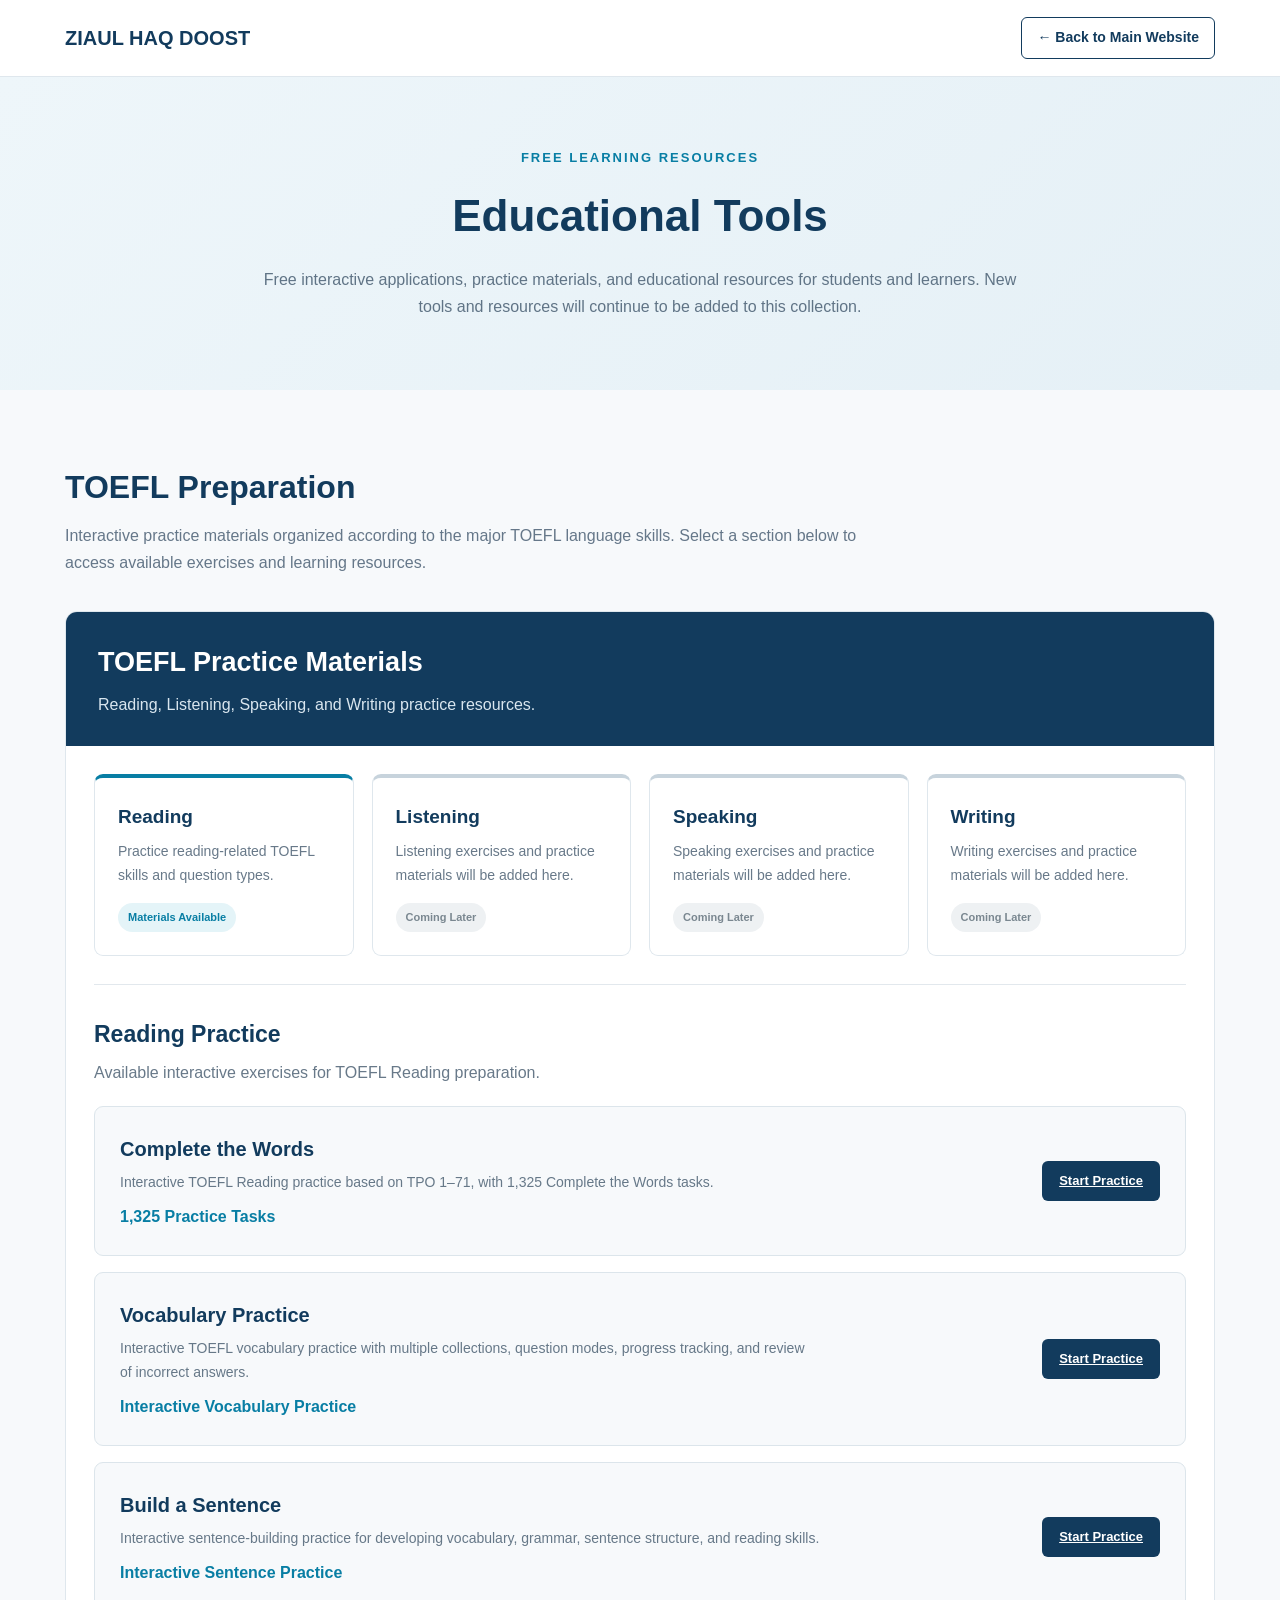
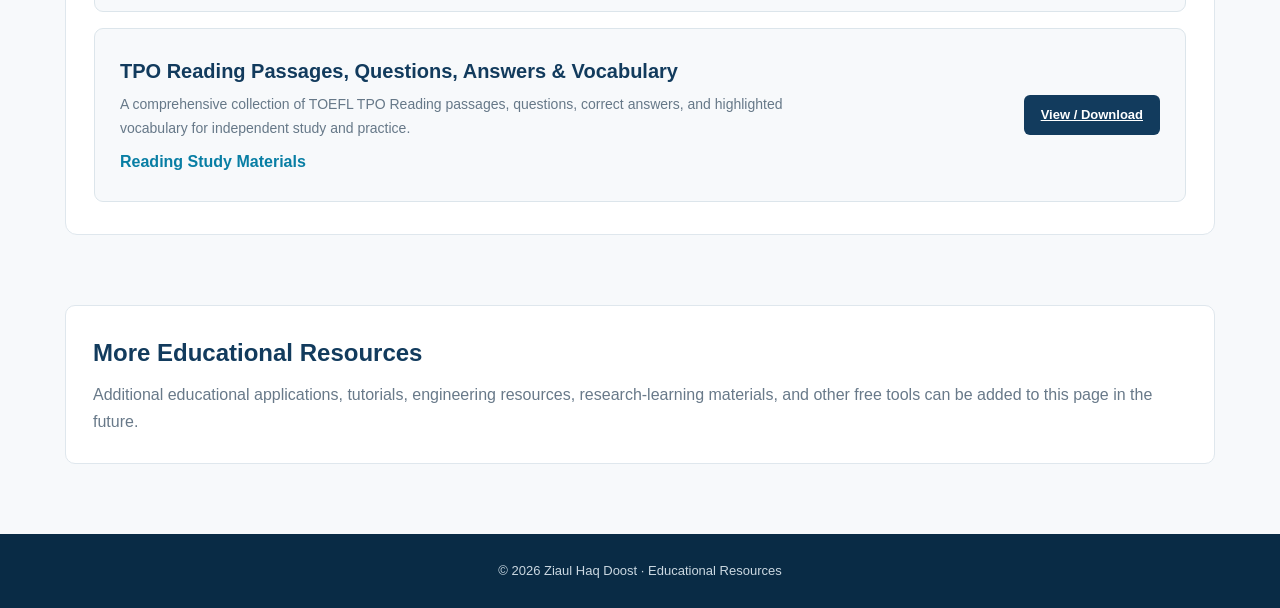
<file: pages/educational-tools.html>
<!DOCTYPE html>
<html lang="en">

<head>
    <meta charset="UTF-8">
    <meta name="viewport" content="width=device-width, initial-scale=1.0">

    <title>Educational Tools | Ziaul Haq Doost</title>

    <meta name="description"
          content="Free educational tools and interactive learning resources developed and shared by Ziaul Haq Doost, including TOEFL preparation materials for reading, listening, speaking, and writing.">

    <meta name="robots" content="index, follow">

    <style>

        * {
            margin: 0;
            padding: 0;
            box-sizing: border-box;
        }

        html {
            scroll-behavior: smooth;
        }

        body {
            font-family: Arial, Helvetica, sans-serif;
            background: #f7f9fb;
            color: #34495e;
            line-height: 1.7;
        }

        .container {
            width: min(1150px, 91%);
            margin: auto;
        }

        /* HEADER */

        header {
            background: white;
            border-bottom: 1px solid #dfe7ed;
        }

        nav {
            min-height: 76px;
            display: flex;
            align-items: center;
            justify-content: space-between;
            gap: 20px;
        }

        .logo {
            color: #123b5d;
            font-weight: 800;
            font-size: 20px;
            text-decoration: none;
        }

        .back {
            color: #123b5d;
            border: 1px solid #123b5d;
            padding: 8px 15px;
            border-radius: 6px;
            text-decoration: none;
            font-weight: 700;
            font-size: 14px;
        }

        .back:hover {
            background: #123b5d;
            color: white;
        }

        /* INTRO */

        .intro {
            background: linear-gradient(135deg, #eef6fa, #e5f0f6);
            padding: 70px 0;
            text-align: center;
        }

        .intro .label {
            color: #087ea4;
            text-transform: uppercase;
            letter-spacing: 2px;
            font-size: 13px;
            font-weight: 800;
            margin-bottom: 10px;
        }

        .intro h1 {
            color: #123b5d;
            font-size: 44px;
            margin-bottom: 12px;
        }

        .intro p {
            color: #607486;
            max-width: 760px;
            margin: auto;
            font-size: 16px;
        }

        /* TOEFL */

        .toefl {
            padding: 70px 0;
        }

        .section-title {
            margin-bottom: 35px;
        }

        .section-title h2 {
            color: #123b5d;
            font-size: 32px;
            margin-bottom: 7px;
        }

        .section-title p {
            color: #657789;
            max-width: 800px;
        }

        .toefl-main {
            background: white;
            border: 1px solid #dfe7ed;
            border-radius: 12px;
            overflow: hidden;
        }

        .toefl-header {
            background: #123b5d;
            color: white;
            padding: 28px 32px;
        }

        .toefl-header h2 {
            font-size: 27px;
            margin-bottom: 5px;
        }

        .toefl-header p {
            color: #d9e6ef;
        }

        /* TOEFL SECTIONS */

        .skills {
            padding: 28px;
            display: grid;
            grid-template-columns: repeat(4, 1fr);
            gap: 18px;
        }

        .skill-card {
            border: 1px solid #dfe7ed;
            border-radius: 9px;
            padding: 23px;
            background: #ffffff;
        }

        .skill-card h3 {
            color: #123b5d;
            margin-bottom: 7px;
            font-size: 19px;
        }

        .skill-card p {
            color: #687989;
            font-size: 14px;
        }

        .available {
            border-top: 4px solid #087ea4;
        }

        .future {
            border-top: 4px solid #c7d3dc;
        }

        .status {
            display: inline-block;
            margin-top: 15px;
            padding: 5px 10px;
            border-radius: 15px;
            font-size: 11px;
            font-weight: 700;
        }

        .status-active {
            background: #e4f4f8;
            color: #087ea4;
        }

        .status-future {
            background: #eef1f3;
            color: #7a8790;
        }

        /* READING MATERIALS */

        .reading-area {
            padding: 0 28px 32px;
        }

        .reading-title {
            border-top: 1px solid #e2e8ed;
            padding-top: 30px;
            margin-bottom: 20px;
        }

        .reading-title h3 {
            color: #123b5d;
            font-size: 23px;
            margin-bottom: 5px;
        }

        .reading-title p {
            color: #687989;
        }

        .material-card {
            background: #f7f9fb;
            border: 1px solid #dce5eb;
            border-radius: 9px;
            padding: 25px;
            display: flex;
            justify-content: space-between;
            align-items: center;
            gap: 30px;
        }

        .material-card h4 {
            color: #123b5d;
            font-size: 20px;
            margin-bottom: 5px;
        }

        .material-card p {
            color: #667888;
            font-size: 14px;
            max-width: 700px;
        }

        .task-count {
            color: #087ea4;
            font-weight: 700;
            margin-top: 8px;
        }

        .coming {
            background: #123b5d;
            color: white;
            padding: 9px 17px;
            border-radius: 6px;
            font-size: 13px;
            font-weight: 700;
            white-space: nowrap;
        }

        /* FUTURE EDUCATIONAL AREAS */

        .future-tools {
            padding: 0 0 70px;
        }

        .future-box {
            background: white;
            border: 1px solid #dfe7ed;
            border-radius: 10px;
            padding: 27px;
        }

        .future-box h2 {
            color: #123b5d;
            font-size: 24px;
            margin-bottom: 8px;
        }

        .future-box p {
            color: #687989;
        }

        /* FOOTER */

        footer {
            background: #092b45;
            color: #cbd8e1;
            text-align: center;
            padding: 26px 15px;
            font-size: 13px;
        }

        @media(max-width: 900px) {

            .skills {
                grid-template-columns: repeat(2, 1fr);
            }

        }

        @media(max-width: 600px) {

            nav {
                flex-direction: column;
                padding: 17px 0;
            }

            .intro h1 {
                font-size: 35px;
            }

            .skills {
                grid-template-columns: 1fr;
            }

            .material-card {
                flex-direction: column;
                align-items: flex-start;
            }

        }

    </style>
</head>

<body>

<header>
    <div class="container">
        <nav>

            <a class="logo" href="../index.html">
                ZIAUL HAQ DOOST
            </a>

            <a class="back" href="../index.html">
                ← Back to Main Website
            </a>

        </nav>
    </div>
</header>


<main>

<section class="intro">

    <div class="container">

        <div class="label">Free Learning Resources</div>

        <h1>Educational Tools</h1>

        <p>
            Free interactive applications, practice materials, and educational
            resources for students and learners. New tools and resources will
            continue to be added to this collection.
        </p>

    </div>

</section>


<section class="toefl">

<div class="container">

    <div class="section-title">

        <h2>TOEFL Preparation</h2>

        <p>
            Interactive practice materials organized according to the major
            TOEFL language skills. Select a section below to access available
            exercises and learning resources.
        </p>

    </div>


    <div class="toefl-main">

        <div class="toefl-header">

            <h2>TOEFL Practice Materials</h2>

            <p>
                Reading, Listening, Speaking, and Writing practice resources.
            </p>

        </div>


        <div class="skills">

            <div class="skill-card available">

                <h3>Reading</h3>

                <p>
                    Practice reading-related TOEFL skills and question types.
                </p>

                <span class="status status-active">
                    Materials Available
                </span>

            </div>


            <div class="skill-card future">

                <h3>Listening</h3>

                <p>
                    Listening exercises and practice materials will be added here.
                </p>

                <span class="status status-future">
                    Coming Later
                </span>

            </div>


            <div class="skill-card future">

                <h3>Speaking</h3>

                <p>
                    Speaking exercises and practice materials will be added here.
                </p>

                <span class="status status-future">
                    Coming Later
                </span>

            </div>


            <div class="skill-card future">

                <h3>Writing</h3>

                <p>
                    Writing exercises and practice materials will be added here.
                </p>

                <span class="status status-future">
                    Coming Later
                </span>

            </div>

        </div>


        <div class="reading-area">

            <div class="reading-title">

                <h3>Reading Practice</h3>

                <p>
                    Available interactive exercises for TOEFL Reading preparation.
                </p>

            </div>

<div class="material-card">

    <div>
        <h4>Complete the Words</h4>

        <p>
            Interactive TOEFL Reading practice based on TPO 1–71,
            with 1,325 Complete the Words tasks.
        </p>

        <div class="task-count">
            1,325 Practice Tasks
        </div>
    </div>

    <a class="coming"
       href="../tools/toefl/reading/complete-the-words/">
        Start Practice
    </a>

</div>


<div class="material-card" style="margin-top:16px;">

    <div>
        <h4>Vocabulary Practice</h4>

        <p>
            Interactive TOEFL vocabulary practice with multiple collections,
            question modes, progress tracking, and review of incorrect answers.
        </p>

        <div class="task-count">
            Interactive Vocabulary Practice
        </div>
    </div>

    <a class="coming"
       href="../tools/toefl/reading/vocabulary-practice/">
        Start Practice
    </a>

</div>


<div class="material-card" style="margin-top:16px;">

    <div>
        <h4>Build a Sentence</h4>

        <p>
            Interactive sentence-building practice for developing vocabulary,
            grammar, sentence structure, and reading skills.
        </p>

        <div class="task-count">
            Interactive Sentence Practice
        </div>
    </div>

    <a class="coming"
       href="../tools/toefl/reading/build-a-sentence/">
        Start Practice
    </a>

</div>


<div class="material-card" style="margin-top:16px;">

    <div>
        <h4>TPO Reading Passages, Questions, Answers &amp; Vocabulary</h4>

        <p>
            A comprehensive collection of TOEFL TPO Reading passages,
            questions, correct answers, and highlighted vocabulary for
            independent study and practice.
        </p>

        <div class="task-count">
            Reading Study Materials
        </div>
    </div>

    <a class="coming"
       href="../TPO_Reading_Passages_Questions_Answers_Vocab_Highlighted.docx">
        View / Download
    </a>

</div>
        </div>

    </div>

</div>

</section>


<section class="future-tools">

<div class="container">

    <div class="future-box">

        <h2>More Educational Resources</h2>

        <p>
            Additional educational applications, tutorials, engineering
            resources, research-learning materials, and other free tools
            can be added to this page in the future.
        </p>

    </div>

</div>

</section>

</main>


<footer>

    © 2026 Ziaul Haq Doost · Educational Resources

</footer>

</body>

</html>
</file>
